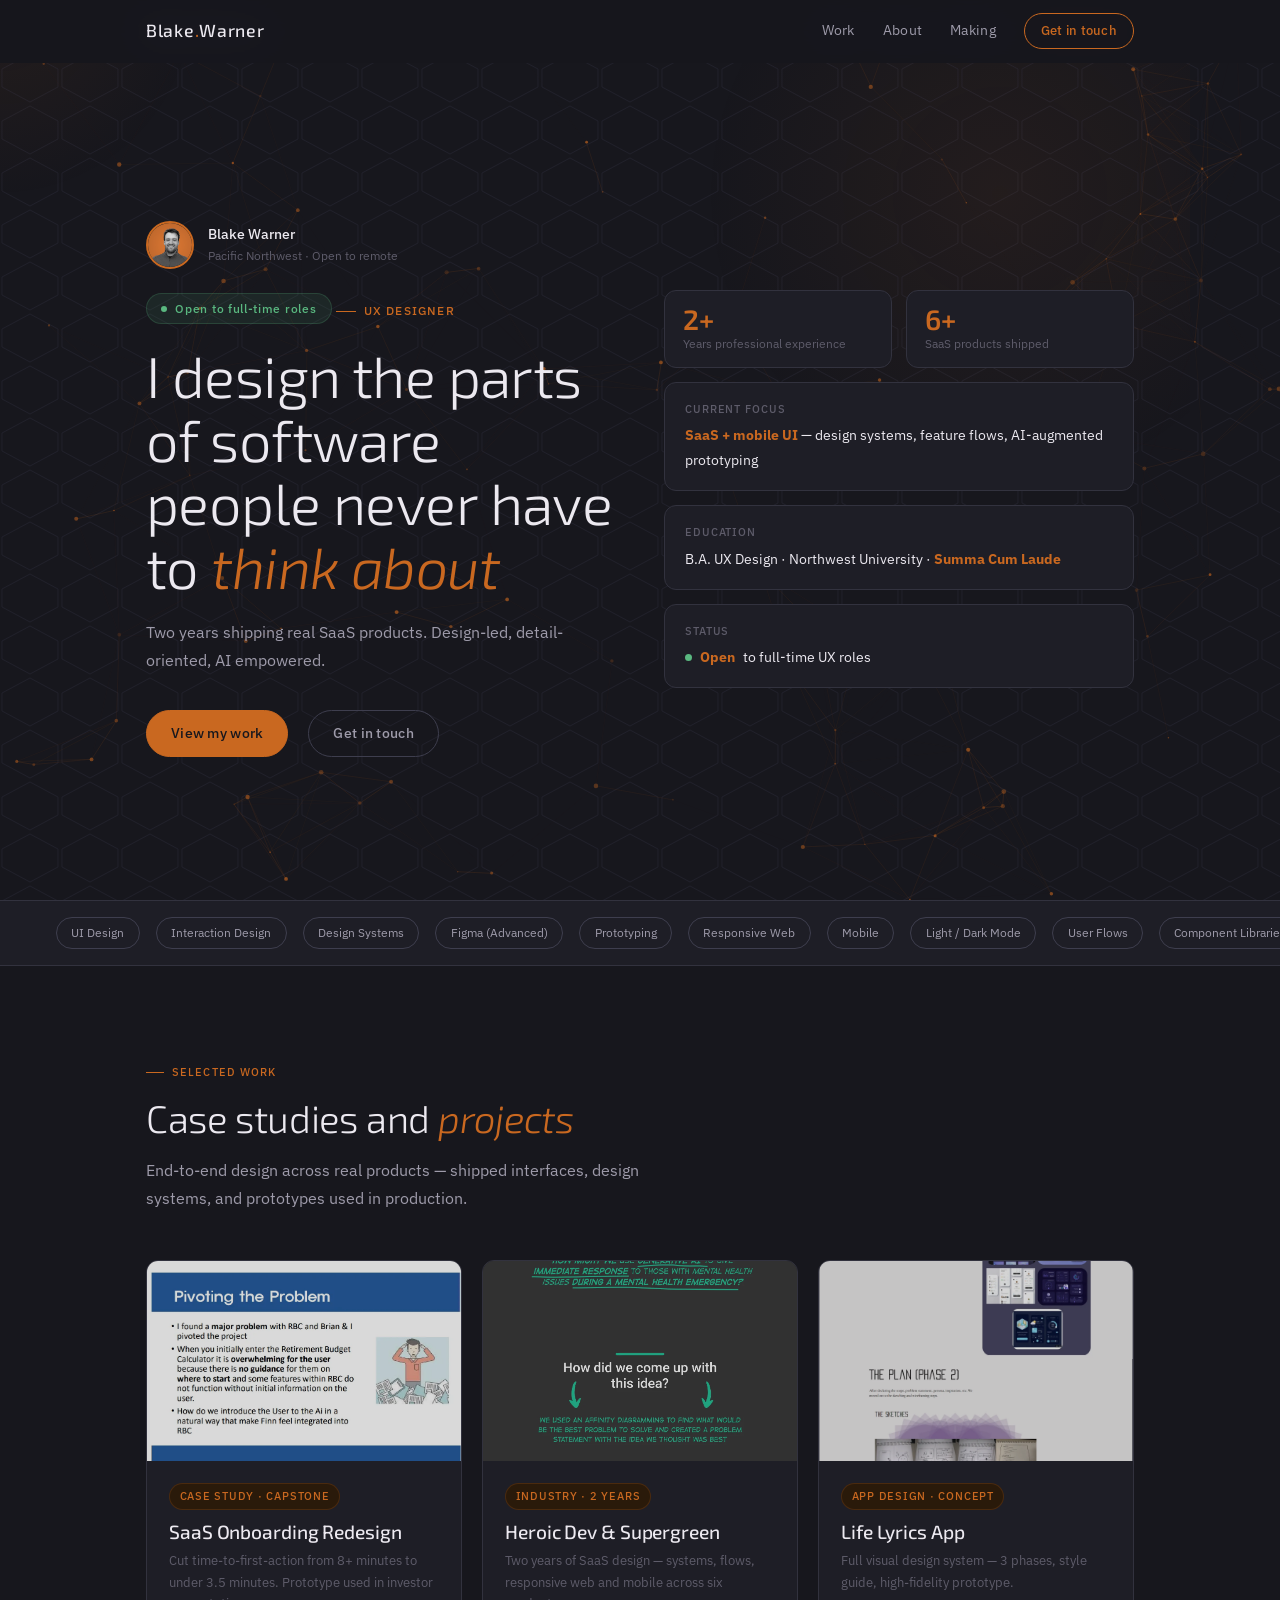
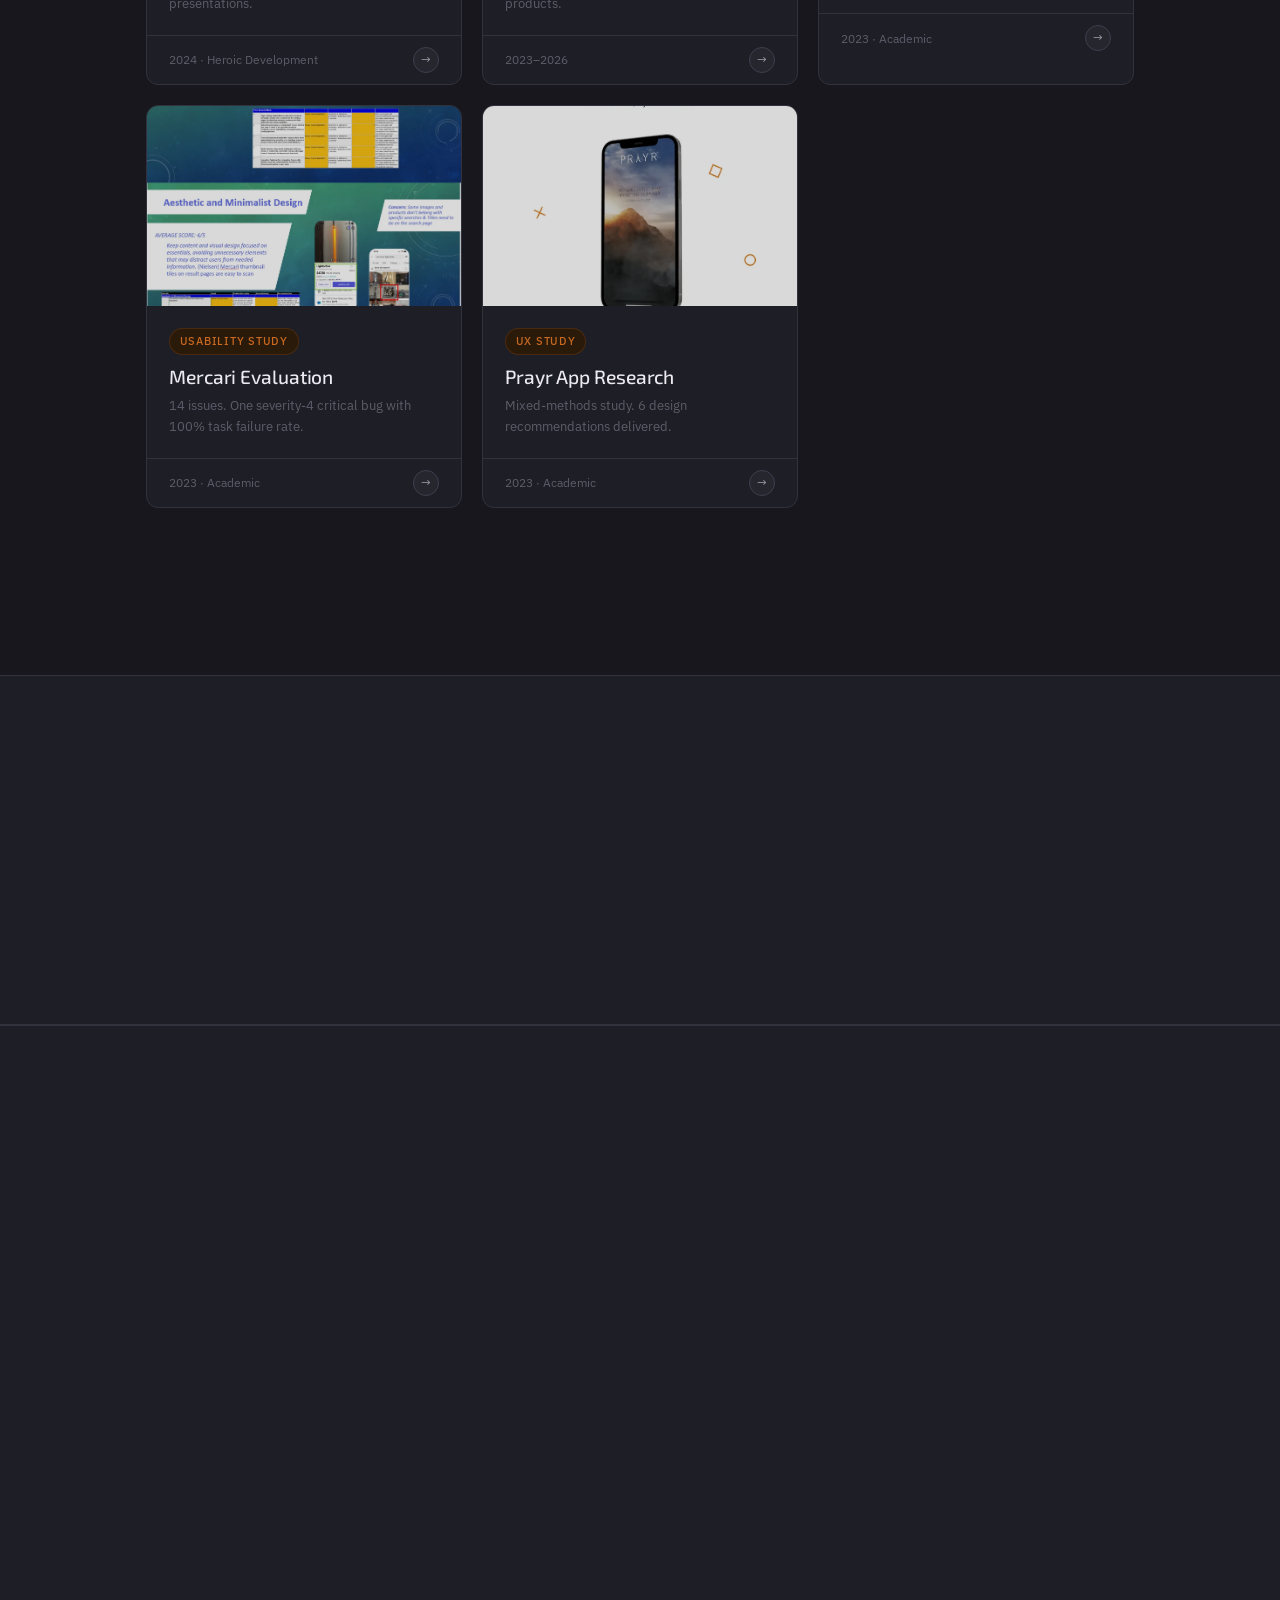
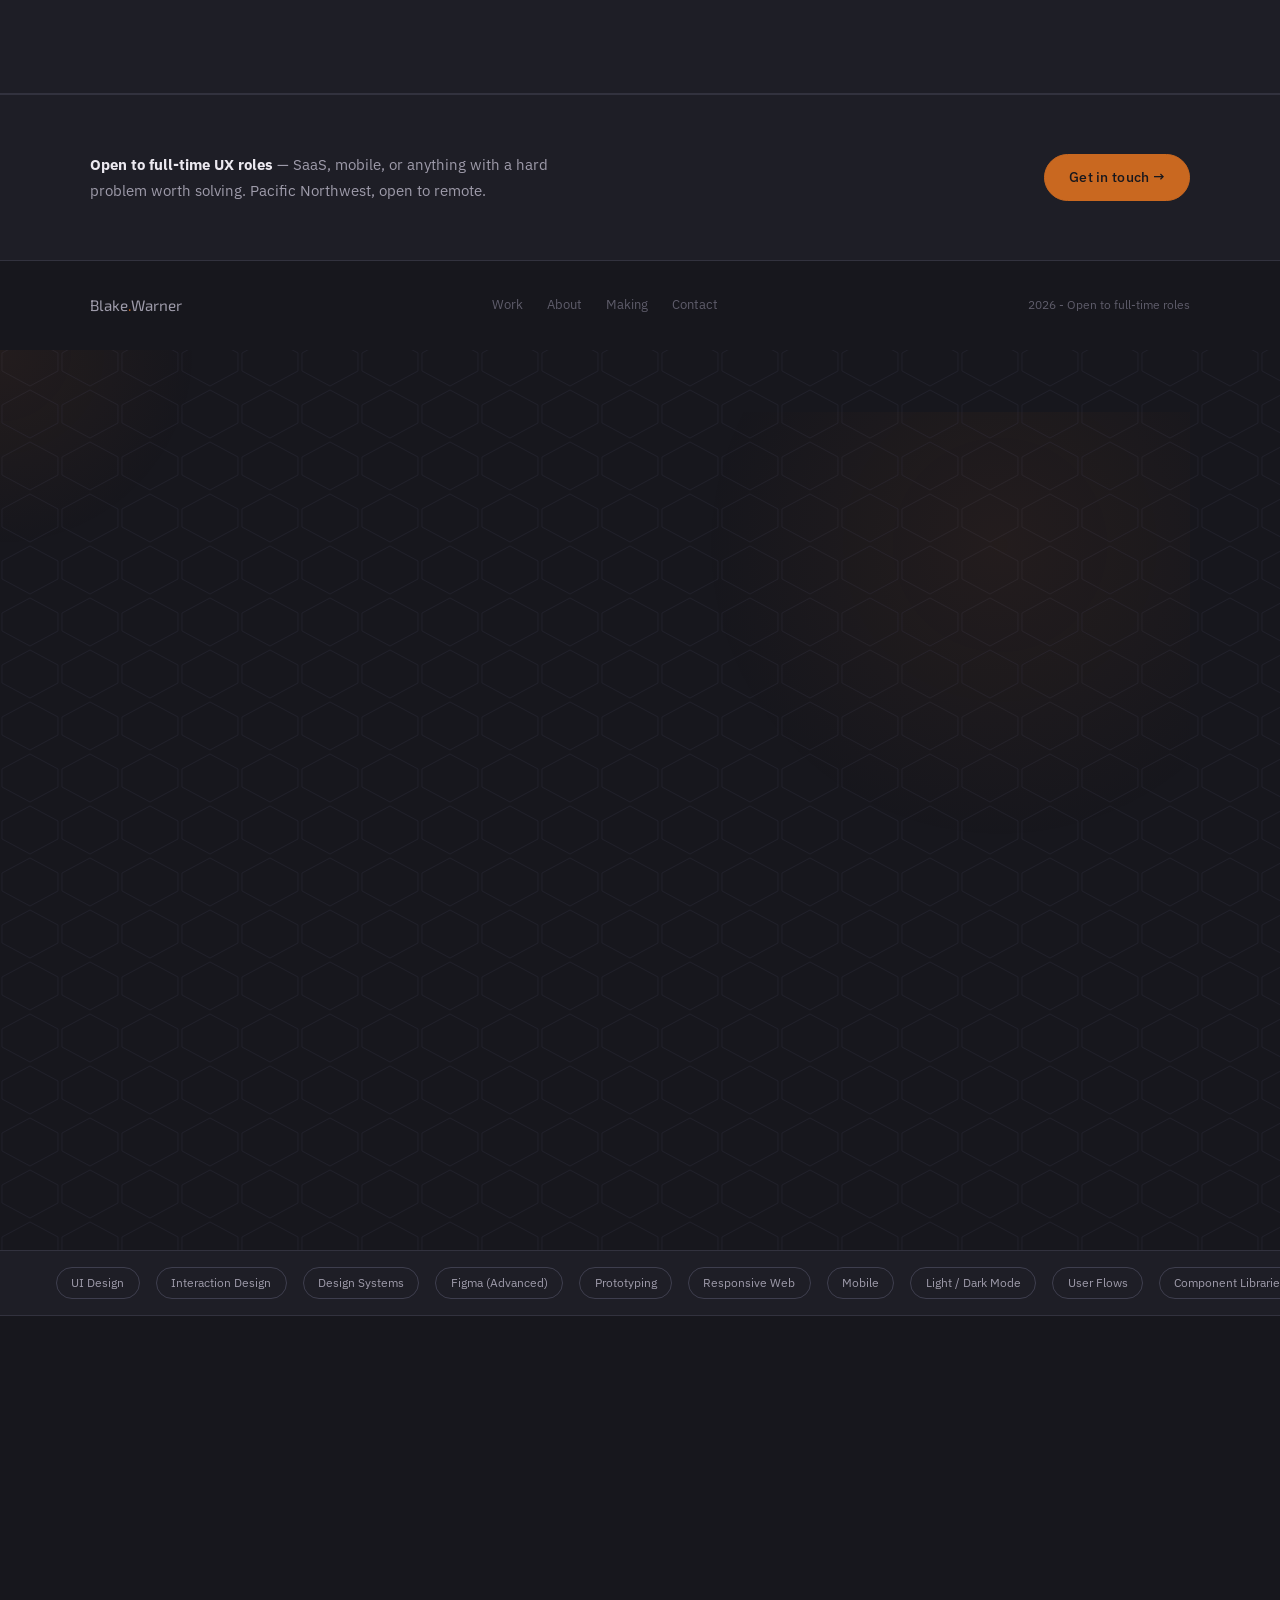
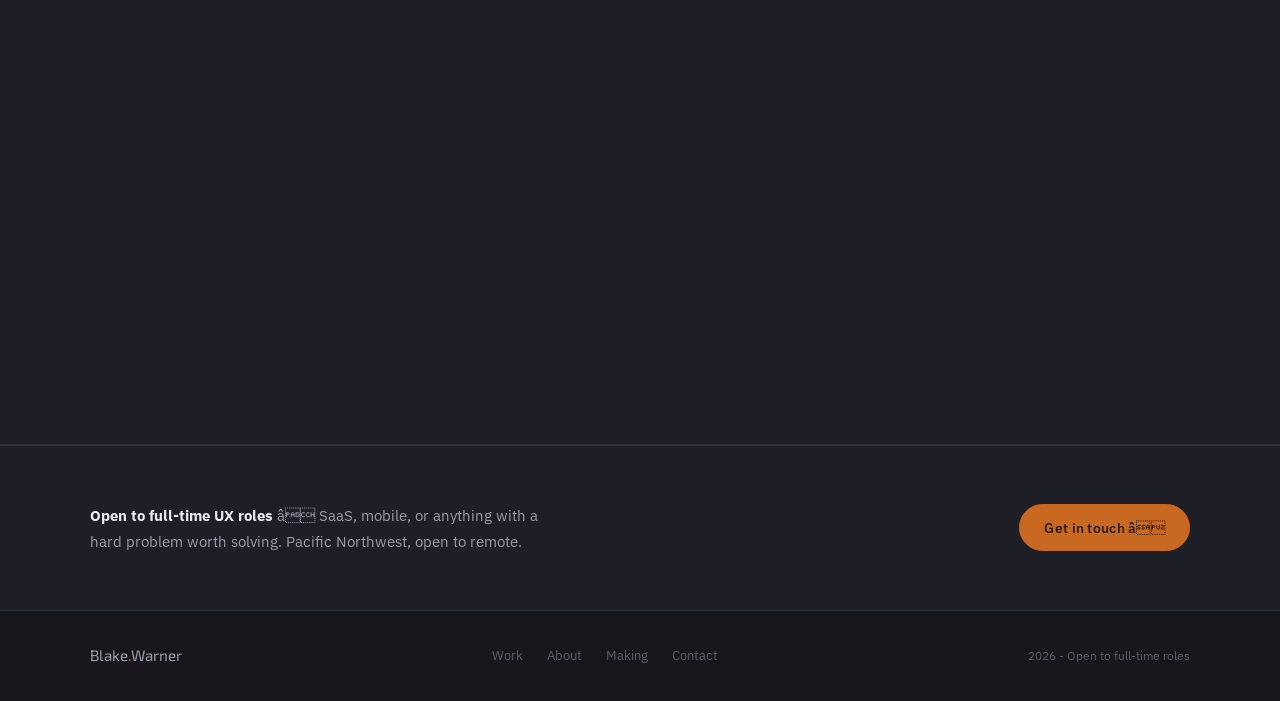
<file: index.html>
<!DOCTYPE html>
<html lang="en">
<head>
  <meta charset="UTF-8">
  <meta name="viewport" content="width=device-width, initial-scale=1.0">
  <title>Blake Warner - UX Designer</title>
  <meta name="description" content="UX Designer specializing in SaaS, mobile, and AI-augmented design. Pacific Northwest.">
  <meta property="og:title" content="Blake Warner — UX Designer" />
  <meta property="og:description" content="2+ years shipping real SaaS products. Design-led, detail-oriented, AI-empowered. Open to full-time UX roles." />
  <meta property="og:image" content="https://bleckocodes.github.io/blake-warner-portfolio/ProfilePictureProject2.png" />
  <meta property="og:url" content="https://bleckocodes.github.io/blake-warner-portfolio/" />
  <meta property="og:type" content="website" />
  <meta name="twitter:card" content="summary_large_image" />
  <link rel="stylesheet" href="css/style.css">
  <style>
    /* ── Canvas + cursor orb ── */
    #hero-canvas { position:fixed; top:0; left:0; width:100vw; height:100vh; pointer-events:none; z-index:0; opacity:1; }
    .cursor-orb { position:fixed; width:400px; height:400px; border-radius:50%; background:radial-gradient(circle,rgba(201,104,32,.07) 0%,transparent 70%); pointer-events:none; z-index:0; transform:translate(-50%,-50%); transition:left .12s ease,top .12s ease; }
    .hero { position:relative; overflow:hidden; }
    .hero > * { position:relative; z-index:1; }

    /* ── Hero rework ── */
    .hero-available { display:inline-flex; align-items:center; gap:.5rem; font-size:.72rem; font-weight:500; letter-spacing:.06em; color:#5ab880; background:rgba(90,184,128,.1); border:1px solid rgba(90,184,128,.2); border-radius:100px; padding:.3rem .9rem; margin-bottom:1.25rem; }
    .hero-available::before { content:''; width:6px; height:6px; border-radius:50%; background:#5ab880; animation:pulse 2s ease-in-out infinite; }
    .hero-headline { overflow:hidden; }
    .headline-word { display:inline-block; opacity:0; transform:translateY(100%); transition:opacity .6s ease, transform .6s ease; }
    .headline-word.visible { opacity:1; transform:translateY(0); }

    /* ── Stats count-up ── */
    .stat-n { font-family:var(--serif); font-size:1.75rem; font-weight:600; color:var(--orange); line-height:1; margin-bottom:.15rem; }

    /* ── Skills strip ── */
    .skills-strip { background:var(--bg2); border-top:1px solid var(--line); border-bottom:1px solid var(--line); padding:1rem var(--pad); overflow:hidden; position:relative; }
    .skills-track { display:flex; gap:1rem; animation:scroll-left 30s linear infinite; width:max-content; }
    .skills-track:hover { animation-play-state:paused; }
    @keyframes scroll-left { from { transform:translateX(0); } to { transform:translateX(-50%); } }
    .strip-skill { font-size:.75rem; color:var(--txt2); padding:.3rem .9rem; border:1px solid var(--line2); border-radius:100px; white-space:nowrap; transition:border-color .2s,color .2s; flex-shrink:0; }
    .strip-skill:hover { border-color:var(--orange); color:var(--orange); }

    /* ── Featured work grid ── */
    .featured-grid { display:grid; grid-template-columns:repeat(3,1fr); gap:1.25rem; margin-top:3rem; }
    @media(max-width:860px) { .featured-grid { grid-template-columns:1fr 1fr; } }
    @media(max-width:560px) { .featured-grid { grid-template-columns:1fr; } }
    .featured-grid .thumb { height:200px !important; }
    

    /* ── Making section ── */
    .making-strip { background:var(--bg2); border-top:1px solid var(--line); border-bottom:1px solid var(--line); }
    .making-strip-inner { max-width:var(--max); margin:0 auto; padding:4rem var(--pad); display:grid; grid-template-columns:1fr 1.4fr; gap:4rem; align-items:center; }
    .making-imgs { display:grid; grid-template-columns:1fr 1fr; gap:.875rem; }
    .making-img-item { border-radius:var(--r-lg); overflow:hidden; border:1px solid var(--line); aspect-ratio:1; }
    .making-img-item img { width:100%; height:100%; object-fit:cover; transition:transform .5s ease; }
    .making-img-item:hover img { transform:scale(1.06); }
    @media(max-width:760px) { .making-strip-inner { grid-template-columns:1fr; } }

    /* ── Process steps ── */
    .process-row { display:grid; grid-template-columns:repeat(4,1fr); gap:1rem; margin-top:2.5rem; }
    .process-item { padding:1.5rem 1rem; background:var(--bg2); border:1px solid var(--line); border-radius:var(--r-lg); text-align:center; transition:border-color .25s,transform .25s; }
    .process-item:hover { border-color:var(--orange); transform:translateY(-3px); }
    .process-num { font-family:var(--serif); font-size:1.6rem; font-weight:600; color:var(--orange); display:block; margin-bottom:.4rem; }
    .process-label { font-size:.78rem; color:var(--txt2); line-height:1.5; }
    @media(max-width:640px) { .process-row { grid-template-columns:repeat(2,1fr); } }

    /* ── Hero profile ── */
    .hero-profile { display:flex; align-items:center; gap:.875rem; margin-bottom:1.5rem; }
    .hero-avatar { width:48px; height:48px; border-radius:50%; object-fit:cover; border:2px solid var(--orange); flex-shrink:0; }
    .hero-name-block .hero-name { font-size:.85rem; font-weight:500; color:var(--txt); }
    .hero-name-block .hero-loc { font-size:.75rem; color:var(--txt3); }

    /* ── Entrance animations ── */
    .anim-in { opacity:0; transform:translateY(20px); }
    .anim-in.done { opacity:1; transform:none; transition:opacity .7s ease, transform .7s ease; }

    /* ── Glitch on hover ── */
    .glitch-target { position:relative; display:inline-block; }
    .glitch-target::before,.glitch-target::after { content:attr(data-text); position:absolute; top:0; left:0; width:100%; height:100%; opacity:0; }
    
    
    
    
  
    /* ── Solid bg on all sections below hero — canvas only shows through hero ── */
    .skills-strip,
    .section,
    .making-strip,
    .teaser,
    .footer {
      position: relative;
      z-index: 1;
      background-color: var(--bg);
    }
    .skills-strip,
    .making-strip {
      background-color: var(--bg2);
    }
    .teaser {
      background-color: var(--bg2);
    }
</style>
</head>
<body>
<div class="cursor-orb" id="cursor-orb"></div>
<nav class="nav">
  <div class="nav-inner">
    <a href="index.html" class="nav-logo">Blake<span>.</span>Warner</a>
    <button class="nav-toggle" aria-label="Toggle menu"><span></span><span></span><span></span></button>
    <div class="nav-links">
      <a href="work.html">Work</a>
      <a href="about.html">About</a>
      <a href="making.html">Making</a>
      <a href="contact.html" class="nav-cta">Get in touch</a>
    </div>
  </div>
</nav>
<main class="page">

  <!-- Hero -->
  <section class="hero">
    <canvas id="hero-canvas"></canvas>
    <div class="hero-content">
      <div class="hero-profile anim-in">
        <img src="ProfilePictureProject2.png" alt="Blake Warner" class="hero-avatar">
        <div class="hero-name-block">
          <div class="hero-name">Blake Warner</div>
          <div class="hero-loc">Pacific Northwest · Open to remote</div>
        </div>
      </div>
      <div class="hero-available anim-in">Open to full-time roles</div>
      <p class="hero-eyebrow anim-in">UX Designer</p>
      <h1 class="hero-headline anim-in">
        <span class="glitch-target" data-text="I design the parts of software">I design the parts of software</span><br>
        people never have to <em>think about</em>
      </h1>
      <p class="hero-sub anim-in">Two years shipping real SaaS products. Design-led, detail-oriented, AI empowered.</p>
      <div class="hero-actions anim-in">
        <a href="work.html" class="btn btn-primary">View my work</a>
        <a href="contact.html" class="btn btn-ghost">Get in touch</a>
      </div>
    </div>
    <div class="hero-cards">
      <div class="stat-row">
        <div class="stat anim-in"><div class="stat-n" data-count="2" data-suffix="+">2+</div><div class="stat-l">Years professional experience</div></div>
        <div class="stat anim-in"><div class="stat-n" data-count="6" data-suffix="+">6+</div><div class="stat-l">SaaS products shipped</div></div>
      </div>
      <div class="hcard anim-in">
        <div class="hcard-label">Current focus</div>
        <div class="hcard-val"><strong>SaaS + mobile UI</strong> — design systems, feature flows, AI-augmented prototyping</div>
      </div>
      <div class="hcard anim-in">
        <div class="hcard-label">Education</div>
        <div class="hcard-val">B.A. UX Design · Northwest University · <strong>Summa Cum Laude</strong></div>
      </div>
      <div class="hcard anim-in">
        <div class="hcard-label">Status</div>
        <div class="hcard-val" style="display:flex;align-items:center;gap:.5rem;"><span style="width:7px;height:7px;border-radius:50%;background:#5ab880;animation:pulse 2s ease-in-out infinite;flex-shrink:0;"></span><strong>Open</strong> to full-time UX roles</div>
      </div>
    </div>
  </section>

  <!-- Scrolling skills strip -->
  <div class="skills-strip">
    <div class="skills-track">
      <span class="strip-skill">UI Design</span><span class="strip-skill">Interaction Design</span><span class="strip-skill">Design Systems</span><span class="strip-skill">Figma (Advanced)</span><span class="strip-skill">Prototyping</span><span class="strip-skill">Responsive Web</span><span class="strip-skill">Mobile</span><span class="strip-skill">Light / Dark Mode</span><span class="strip-skill">User Flows</span><span class="strip-skill">Component Libraries</span><span class="strip-skill">Claude / AI Prompting</span><span class="strip-skill">Cursor</span><span class="strip-skill">Blender 3D</span><span class="strip-skill">Information Architecture</span><span class="strip-skill">UI Design</span><span class="strip-skill">Interaction Design</span><span class="strip-skill">Design Systems</span><span class="strip-skill">Figma (Advanced)</span><span class="strip-skill">Prototyping</span><span class="strip-skill">Responsive Web</span><span class="strip-skill">Mobile</span><span class="strip-skill">Light / Dark Mode</span><span class="strip-skill">User Flows</span><span class="strip-skill">Component Libraries</span><span class="strip-skill">Claude / AI Prompting</span><span class="strip-skill">Cursor</span><span class="strip-skill">Blender 3D</span><span class="strip-skill">Information Architecture</span>
    </div>
  </div>

  <!-- Selected work -->
  <div style="background:var(--bg);position:relative;z-index:1;">
  <section class="section">
    <p class="s-tag reveal">Selected work</p>
    <h2 class="s-title reveal d1">Case studies and <em>projects</em></h2>
    <p class="s-intro reveal d2">End-to-end design across real products — shipped interfaces, design systems, and prototypes used in production.</p>
    <div class="featured-grid">
      <a href="case-onboarding.html" class="card reveal">
        <div class="thumb"><img src="webp-Portfolio-images/budget-consulting-ux-case-study_compressed.webp" alt="SaaS Onboarding Redesign" loading="lazy"></div>
        <div class="card-body">
          <span class="card-tag">Case Study · Capstone</span>
          <h3 class="card-title">SaaS Onboarding Redesign</h3>
          <p class="card-desc">Cut time-to-first-action from 8+ minutes to under 3.5 minutes. Prototype used in investor presentations.</p>
        </div>
        <div class="card-footer"><span class="card-year">2024 · Heroic Development</span><div class="card-arrow">→</div></div>
      </a>
      <a href="professional.html" class="card reveal d1">
          <div class="thumb"><img src="webp-Portfolio-images/ux-case-study-dark-theme_compressed.webp" alt="Professional industry work" loading="lazy"></div>
          <div class="card-body">
            <span class="card-tag">Industry · 2 Years</span>
            <h3 class="card-title">Heroic Dev &amp; Supergreen</h3>
            <p class="card-desc">Two years of SaaS design — systems, flows, responsive web and mobile across six products.</p>
          </div>
          <div class="card-footer"><span class="card-year">2023–2026</span><div class="card-arrow">→</div></div>
      </a>
      <a href="case-gamification.html" class="card reveal d2">
          <div class="thumb"><img src="webp-Portfolio-images/life-lyrics-app-case-study_compressed.webp" alt="Life Lyrics App" loading="lazy"></div>
          <div class="card-body">
            <span class="card-tag">App Design · Concept</span>
            <h3 class="card-title">Life Lyrics App</h3>
            <p class="card-desc">Full visual design system — 3 phases, style guide, high-fidelity prototype.</p>
          </div>
          <div class="card-footer"><span class="card-year">2023 · Academic</span><div class="card-arrow">→</div></div>
      </a>
      <a href="case-mercari.html" class="card reveal d1">
          <div class="thumb"><img src="webp-Portfolio-images/notables-app-case-study_compressed.webp" alt="Mercari Usability" loading="lazy"></div>
          <div class="card-body">
            <span class="card-tag">Usability Study</span>
            <h3 class="card-title">Mercari Evaluation</h3>
            <p class="card-desc">14 issues. One severity-4 critical bug with 100% task failure rate.</p>
          </div>
          <div class="card-footer"><span class="card-year">2023 · Academic</span><div class="card-arrow">→</div></div>
      </a>
      <a href="case-prayr.html" class="card reveal d2">
          <div class="thumb"><img src="webp-Portfolio-images/prayr-app-ux-research-cover_compressed.webp" alt="Prayr App" loading="lazy"></div>
          <div class="card-body">
            <span class="card-tag">UX Study</span>
            <h3 class="card-title">Prayr App Research</h3>
            <p class="card-desc">Mixed-methods study. 6 design recommendations delivered.</p>
          </div>
          <div class="card-footer"><span class="card-year">2023 · Academic</span><div class="card-arrow">→</div></div>
      </a>
    </div>
    <div style="text-align:center;margin-top:2rem;">
      <a href="work.html" class="btn btn-ghost reveal">View all work →</a>
    </div>
  </section>

  </div>
  <!-- How I work -->
  <div class="skills-strip" style="padding:3rem var(--pad);">
    <div style="max-width:var(--max);margin:0 auto;">
      <p class="s-tag reveal">Process</p>
      <h2 class="s-title reveal d1" style="font-size:clamp(1.4rem,2.2vw,2rem);margin-bottom:0;">How I <em>work</em></h2>
      <div class="process-row">
        <div class="process-item reveal"><span class="process-num">01</span><div class="process-label">Map the problem space before opening any design tool</div></div>
        <div class="process-item reveal d1"><span class="process-num">02</span><div class="process-label">Design flows, IA, user journeys, and edge cases</div></div>
        <div class="process-item reveal d2"><span class="process-num">03</span><div class="process-label">Build high-fidelity UI with component-level precision</div></div>
        <div class="process-item reveal d3"><span class="process-num">04</span><div class="process-label">Collaborate with devs to ship the design intact</div></div>
      </div>
    </div>
  </div>

  <!-- Making -->
  <div class="making-strip">
    <div class="making-strip-inner">
      <div>
        <p class="s-tag reveal">Beyond the screen</p>
        <h2 class="s-title reveal d1" style="font-size:clamp(1.6rem,2.5vw,2.2rem);">I build things in <em>the real world too</em></h2>
        <p style="font-size:.9625rem;color:var(--txt2);line-height:1.8;margin:1rem 0 1.75rem;" class="reveal d2">Mandalorian armor modeled in Blender and worn at ECCC 2025. Screen-accurate blasters. A Rodian prosthetic that placed at the Boeing Museum cosplay contest. Stickers cut on a Silhouette Cameo. The same precision that goes into a component library goes into a painted miniature.</p>
        <a href="making.html" class="btn btn-ghost reveal d3">See what I make →</a>
      </div>
      <div class="making-imgs reveal d2">
        <div class="making-img-item"><img src="webp-Portfolio-images/cosplay-armor-city-street-portrait_compressed.webp" alt="Mandalorian armor"></div>
        <div class="making-img-item"><img src="webp-Portfolio-images/greedo-alien-costume-outdoors_compressed.webp" alt="Rodian cosplay"></div>
        <div class="making-img-item"><img src="webp-Portfolio-images/mandalorian-helmet-sticker-illustration_compressed.webp" alt="Sticker design"></div>
        <div class="making-img-item"><img src="webp-Portfolio-images/cosplay-jetpack-seattle-street_compressed.webp" alt="Jetpack prop"></div>
      </div>
    </div>
  </div>

  <!-- CTA -->
  <div class="teaser">
    <div class="teaser-inner">
      <p><strong>Open to full-time UX roles</strong> — SaaS, mobile, or anything with a hard problem worth solving. Pacific Northwest, open to remote.</p>
      <a href="contact.html" class="btn btn-primary">Get in touch →</a>
    </div>
  </div>

</main>
<footer class="footer">
  <div class="footer-inner">
    <span class="footer-brand">Blake<span>.</span>Warner</span>
    <div class="footer-links">
      <a href="work.html">Work</a>
      <a href="about.html">About</a>
      <a href="making.html">Making</a>
      <a href="contact.html">Contact</a>
    </div>
    <span class="footer-copy">2026 - Open to full-time roles</span>
  </div>
</footer>
<script src="js/main.js"></script>
<script>
/* ── Cursor orb ── */
const orb = document.getElementById('cursor-orb');
document.addEventListener('mousemove', e => {
  orb.style.left = e.clientX + 'px';
  orb.style.top = e.clientY + 'px';
});

/* ── Canvas particle network — full viewport ── */
(function() {
  const canvas = document.getElementById('hero-canvas');
  if (!canvas) return;
  const ctx = canvas.getContext('2d');
  let W, H, particles = [], mouse = { x: -9999, y: -9999 };
  const ORANGE = 'rgba(201,104,32,';
  const COUNT = 110;
  const MAX_DIST = 150;
  const MOUSE_DIST = 180;

  function resize() {
    W = canvas.width = window.innerWidth;
    H = canvas.height = window.innerHeight;
    // Re-scatter particles on resize
    particles.forEach(p => p.scatter());
  }

  function Particle() { this.scatter(); }

  Particle.prototype.scatter = function() {
    // Spawn anywhere on screen with slow random drift in any direction
    this.x = Math.random() * W;
    this.y = Math.random() * H;
    const angle = Math.random() * Math.PI * 2;
    const speed = Math.random() * 0.35 + 0.08;
    this.vx = Math.cos(angle) * speed;
    this.vy = Math.sin(angle) * speed;
    this.size = Math.random() * 1.8 + 0.6;
    this.alpha = Math.random() * 0.5 + 0.15;
    this.life = Math.random() * 400; // stagger start times
    this.maxLife = Math.random() * 500 + 300;
    this.baseVx = this.vx;
    this.baseVy = this.vy;
  };

  Particle.prototype.update = function() {
    // Mouse repulsion
    const dx = this.x - mouse.x;
    const dy = this.y - mouse.y;
    const d = Math.sqrt(dx * dx + dy * dy);
    if (d < MOUSE_DIST && d > 0) {
      const force = (MOUSE_DIST - d) / MOUSE_DIST;
      this.vx = this.baseVx + (dx / d) * force * 2;
      this.vy = this.baseVy + (dy / d) * force * 2;
    } else {
      this.vx += (this.baseVx - this.vx) * 0.04;
      this.vy += (this.baseVy - this.vy) * 0.04;
    }
    this.x += this.vx;
    this.y += this.vy;
    this.life++;

    // Wrap around edges instead of dying — keeps particles spread everywhere
    if (this.x < -20) this.x = W + 20;
    if (this.x > W + 20) this.x = -20;
    if (this.y < -20) this.y = H + 20;
    if (this.y > H + 20) this.y = -20;

    // Occasionally re-randomize direction for organic feel
    if (this.life > this.maxLife) {
      const angle = Math.random() * Math.PI * 2;
      const speed = Math.random() * 0.35 + 0.08;
      this.baseVx = Math.cos(angle) * speed;
      this.baseVy = Math.sin(angle) * speed;
      this.life = 0;
      this.maxLife = Math.random() * 500 + 300;
    }
  };

  Particle.prototype.draw = function() {
    ctx.beginPath();
    ctx.arc(this.x, this.y, this.size, 0, Math.PI * 2);
    ctx.fillStyle = ORANGE + this.alpha + ')';
    ctx.fill();
  };

  for (let i = 0; i < COUNT; i++) particles.push(new Particle());

  resize();
  window.addEventListener('resize', resize);
  document.addEventListener('mousemove', e => { mouse.x = e.clientX; mouse.y = e.clientY; });

  function loop() {
    ctx.clearRect(0, 0, W, H);

    // Draw connections between nearby particles
    for (let i = 0; i < COUNT; i++) {
      for (let j = i + 1; j < COUNT; j++) {
        const dx = particles[i].x - particles[j].x;
        const dy = particles[i].y - particles[j].y;
        const dist = Math.sqrt(dx * dx + dy * dy);
        if (dist < MAX_DIST) {
          const op = 0.22 * (1 - dist / MAX_DIST);
          ctx.beginPath();
          ctx.moveTo(particles[i].x, particles[i].y);
          ctx.lineTo(particles[j].x, particles[j].y);
          ctx.strokeStyle = ORANGE + op + ')';
          ctx.lineWidth = 0.7;
          ctx.stroke();
        }
      }
      particles[i].update();
      particles[i].draw();
    }

    // Mouse node — glowing dot + lines to nearby particles
    if (mouse.x > 0 && mouse.x < W) {
      for (let i = 0; i < COUNT; i++) {
        const dx = particles[i].x - mouse.x;
        const dy = particles[i].y - mouse.y;
        const dist = Math.sqrt(dx * dx + dy * dy);
        if (dist < MOUSE_DIST) {
          const op = 0.4 * (1 - dist / MOUSE_DIST);
          ctx.beginPath();
          ctx.moveTo(particles[i].x, particles[i].y);
          ctx.lineTo(mouse.x, mouse.y);
          ctx.strokeStyle = ORANGE + op + ')';
          ctx.lineWidth = 0.6;
          ctx.stroke();
        }
      }
      ctx.beginPath();
      ctx.arc(mouse.x, mouse.y, 3, 0, Math.PI * 2);
      ctx.fillStyle = ORANGE + '0.6)';
      ctx.fill();
    }

    requestAnimationFrame(loop);
  }
  loop();
})();

/* ── Staggered hero entrance ── */
(function() {
  const els = document.querySelectorAll('.anim-in');
  els.forEach((el, i) => {
    setTimeout(() => el.classList.add('done'), 100 + i * 120);
  });
})();

/* ── Count-up stats ── */
(function() {
  const stats = document.querySelectorAll('[data-count]');
  const observer = new IntersectionObserver(entries => {
    entries.forEach(entry => {
      if (!entry.isIntersecting) return;
      const el = entry.target;
      const target = parseInt(el.dataset.count);
      const suffix = el.dataset.suffix || '';
      let start = 0;
      const duration = 1200;
      const startTime = performance.now();
      function tick(now) {
        const elapsed = now - startTime;
        const progress = Math.min(elapsed / duration, 1);
        const eased = 1 - Math.pow(1 - progress, 3);
        const val = Math.round(eased * target);
        el.textContent = val + suffix;
        if (progress < 1) requestAnimationFrame(tick);
      }
      requestAnimationFrame(tick);
      observer.unobserve(el);
    });
  }, { threshold: 0.5 });
  stats.forEach(s => observer.observe(s));
})();

/* ── Reveal on scroll (supplement existing main.js) ── */
(function() {
  const reveals = document.querySelectorAll('.reveal');
  const obs = new IntersectionObserver(entries => {
    entries.forEach(e => { if (e.isIntersecting) { e.target.classList.add('visible'); obs.unobserve(e.target); } });
  }, { threshold: 0.1 });
  reveals.forEach(r => obs.observe(r));
})();
</script>
<style>@keyframes pulse{0%,100%{opacity:1}50%{opacity:.35}}</style>
</body>
</html>
<!DOCTYPE html>
<html lang="en">
<head>
  <meta charset="UTF-8">
  <meta name="viewport" content="width=device-width, initial-scale=1.0">
  <title>Blake Warner - UX Designer</title>
  <meta name="description" content="UX Designer specializing in SaaS, mobile, and AI-augmented design. Pacific Northwest.">
  <meta property="og:title" content="Blake Warner — UX Designer" />
  <meta property="og:description" content="2+ years shipping real SaaS products. Design-led, detail-oriented, AI-empowered. Open to full-time UX roles." />
  <meta property="og:image" content="https://bleckocodes.github.io/blake-warner-portfolio/ProfilePictureProject2.png" />
  <meta property="og:url" content="https://bleckocodes.github.io/blake-warner-portfolio/" />
  <meta property="og:type" content="website" />
  <meta name="twitter:card" content="summary_large_image" />
  <link rel="stylesheet" href="css/style.css">
  <style>
    /* ââ Canvas + cursor orb ââ */
    #hero-canvas { position:fixed; top:0; left:0; width:100vw; height:100vh; pointer-events:none; z-index:0; opacity:1; }
    .cursor-orb { position:fixed; width:400px; height:400px; border-radius:50%; background:radial-gradient(circle,rgba(201,104,32,.07) 0%,transparent 70%); pointer-events:none; z-index:0; transform:translate(-50%,-50%); transition:left .12s ease,top .12s ease; }
    .hero { position:relative; overflow:hidden; }
    .hero > * { position:relative; z-index:1; }

    /* ââ Hero rework ââ */
    .hero-available { display:inline-flex; align-items:center; gap:.5rem; font-size:.72rem; font-weight:500; letter-spacing:.06em; color:#5ab880; background:rgba(90,184,128,.1); border:1px solid rgba(90,184,128,.2); border-radius:100px; padding:.3rem .9rem; margin-bottom:1.25rem; }
    .hero-available::before { content:''; width:6px; height:6px; border-radius:50%; background:#5ab880; animation:pulse 2s ease-in-out infinite; }
    .hero-headline { overflow:hidden; }
    .headline-word { display:inline-block; opacity:0; transform:translateY(100%); transition:opacity .6s ease, transform .6s ease; }
    .headline-word.visible { opacity:1; transform:translateY(0); }

    /* ââ Stats count-up ââ */
    .stat-n { font-family:var(--serif); font-size:1.75rem; font-weight:600; color:var(--orange); line-height:1; margin-bottom:.15rem; }

    /* ââ Skills strip ââ */
    .skills-strip { background:var(--bg2); border-top:1px solid var(--line); border-bottom:1px solid var(--line); padding:1rem var(--pad); overflow:hidden; position:relative; }
    .skills-track { display:flex; gap:1rem; animation:scroll-left 30s linear infinite; width:max-content; }
    .skills-track:hover { animation-play-state:paused; }
    @keyframes scroll-left { from { transform:translateX(0); } to { transform:translateX(-50%); } }
    .strip-skill { font-size:.75rem; color:var(--txt2); padding:.3rem .9rem; border:1px solid var(--line2); border-radius:100px; white-space:nowrap; transition:border-color .2s,color .2s; flex-shrink:0; }
    .strip-skill:hover { border-color:var(--orange); color:var(--orange); }

    /* ââ Featured work grid ââ */
    .featured-grid { display:grid; grid-template-columns:repeat(3,1fr); gap:1.25rem; margin-top:3rem; }
    @media(max-width:860px) { .featured-grid { grid-template-columns:1fr 1fr; } }
    @media(max-width:560px) { .featured-grid { grid-template-columns:1fr; } }
    .featured-grid .thumb { height:200px !important; }
    

    /* ââ Making section ââ */
    .making-strip { background:var(--bg2); border-top:1px solid var(--line); border-bottom:1px solid var(--line); }
    .making-strip-inner { max-width:var(--max); margin:0 auto; padding:4rem var(--pad); display:grid; grid-template-columns:1fr 1.4fr; gap:4rem; align-items:center; }
    .making-imgs { display:grid; grid-template-columns:1fr 1fr; gap:.875rem; }
    .making-img-item { border-radius:var(--r-lg); overflow:hidden; border:1px solid var(--line); aspect-ratio:1; }
    .making-img-item img { width:100%; height:100%; object-fit:cover; transition:transform .5s ease; }
    .making-img-item:hover img { transform:scale(1.06); }
    @media(max-width:760px) { .making-strip-inner { grid-template-columns:1fr; } }

    /* ââ Process steps ââ */
    .process-row { display:grid; grid-template-columns:repeat(4,1fr); gap:1rem; margin-top:2.5rem; }
    .process-item { padding:1.5rem 1rem; background:var(--bg2); border:1px solid var(--line); border-radius:var(--r-lg); text-align:center; transition:border-color .25s,transform .25s; }
    .process-item:hover { border-color:var(--orange); transform:translateY(-3px); }
    .process-num { font-family:var(--serif); font-size:1.6rem; font-weight:600; color:var(--orange); display:block; margin-bottom:.4rem; }
    .process-label { font-size:.78rem; color:var(--txt2); line-height:1.5; }
    @media(max-width:640px) { .process-row { grid-template-columns:repeat(2,1fr); } }

    /* ââ Hero profile ââ */
    .hero-profile { display:flex; align-items:center; gap:.875rem; margin-bottom:1.5rem; }
    .hero-avatar { width:48px; height:48px; border-radius:50%; object-fit:cover; border:2px solid var(--orange); flex-shrink:0; }
    .hero-name-block .hero-name { font-size:.85rem; font-weight:500; color:var(--txt); }
    .hero-name-block .hero-loc { font-size:.75rem; color:var(--txt3); }

    /* ââ Entrance animations ââ */
    .anim-in { opacity:0; transform:translateY(20px); }
    .anim-in.done { opacity:1; transform:none; transition:opacity .7s ease, transform .7s ease; }

    /* ââ Glitch on hover ââ */
    .glitch-target { position:relative; display:inline-block; }
    .glitch-target::before,.glitch-target::after { content:attr(data-text); position:absolute; top:0; left:0; width:100%; height:100%; opacity:0; }
    .glitch-target:hover::before { opacity:.6; color:var(--orange); clip-path:polygon(0 30%,100% 30%,100% 50%,0 50%); transform:translateX(-3px); animation:glitch-1 .3s steps(2) 1; }
    .glitch-target:hover::after { opacity:.6; color:#7ab3d4; clip-path:polygon(0 60%,100% 60%,100% 75%,0 75%); transform:translateX(3px); animation:glitch-2 .3s steps(2) 1; }
    @keyframes glitch-1 { 0%,100%{transform:translateX(-3px)} 50%{transform:translateX(3px)} }
    @keyframes glitch-2 { 0%,100%{transform:translateX(3px)} 50%{transform:translateX(-3px)} }
  
    /* ââ Solid bg on all sections below hero â canvas only shows through hero ââ */
    .skills-strip,
    .section,
    .making-strip,
    .teaser,
    .footer {
      position: relative;
      z-index: 1;
      background-color: var(--bg);
    }
    .skills-strip,
    .making-strip {
      background-color: var(--bg2);
    }
    .teaser {
      background-color: var(--bg2);
    }
</style>
</head>
<body>
<div class="cursor-orb" id="cursor-orb"></div>
<nav class="nav">
  <div class="nav-inner">
    <a href="index.html" class="nav-logo">Blake<span>.</span>Warner</a>
    <button class="nav-toggle" aria-label="Toggle menu"><span></span><span></span><span></span></button>
    <div class="nav-links">
      <a href="work.html">Work</a>
      <a href="about.html">About</a>
      <a href="making.html">Making</a>
      <a href="contact.html" class="nav-cta">Get in touch</a>
    </div>
  </div>
</nav>
<main class="page">

  <!-- Hero -->
  <section class="hero">
    <canvas id="hero-canvas"></canvas>
    <div class="hero-content">
      <div class="hero-profile anim-in">
        <img src="ProfilePictureProject2.png" alt="Blake Warner" class="hero-avatar">
        <div class="hero-name-block">
          <div class="hero-name">Blake Warner</div>
          <div class="hero-loc">Pacific Northwest Â· Open to remote</div>
        </div>
      </div>
      <div class="hero-available anim-in">Open to full-time roles</div>
      <p class="hero-eyebrow anim-in">UX Designer</p>
      <h1 class="hero-headline anim-in">
        <span class="glitch-target" data-text="I design the parts of software">I design the parts of software</span><br>
        people never have to <em>think about</em>
      </h1>
      <p class="hero-sub anim-in">Two years shipping real SaaS products. Design-led, detail-oriented, AI empowered.</p>
      <div class="hero-actions anim-in">
        <a href="work.html" class="btn btn-primary">View my work</a>
        <a href="contact.html" class="btn btn-ghost">Get in touch</a>
      </div>
    </div>
    <div class="hero-cards">
      <div class="stat-row">
        <div class="stat anim-in"><div class="stat-n" data-count="2" data-suffix="+">2+</div><div class="stat-l">Years professional experience</div></div>
        <div class="stat anim-in"><div class="stat-n" data-count="6" data-suffix="+">6+</div><div class="stat-l">SaaS products shipped</div></div>
      </div>
      <div class="hcard anim-in">
        <div class="hcard-label">Current focus</div>
        <div class="hcard-val"><strong>SaaS + mobile UI</strong> â design systems, feature flows, AI-augmented prototyping</div>
      </div>
      <div class="hcard anim-in">
        <div class="hcard-label">Education</div>
        <div class="hcard-val">B.A. UX Design Â· Northwest University Â· <strong>Summa Cum Laude</strong></div>
      </div>
      <div class="hcard anim-in">
        <div class="hcard-label">Status</div>
        <div class="hcard-val" style="display:flex;align-items:center;gap:.5rem;"><span style="width:7px;height:7px;border-radius:50%;background:#5ab880;animation:pulse 2s ease-in-out infinite;flex-shrink:0;"></span><strong>Open</strong> to full-time UX roles</div>
      </div>
    </div>
  </section>

  <!-- Scrolling skills strip -->
  <div class="skills-strip">
    <div class="skills-track">
      <span class="strip-skill">UI Design</span><span class="strip-skill">Interaction Design</span><span class="strip-skill">Design Systems</span><span class="strip-skill">Figma (Advanced)</span><span class="strip-skill">Prototyping</span><span class="strip-skill">Responsive Web</span><span class="strip-skill">Mobile</span><span class="strip-skill">Light / Dark Mode</span><span class="strip-skill">User Flows</span><span class="strip-skill">Component Libraries</span><span class="strip-skill">Claude / AI Prompting</span><span class="strip-skill">Cursor</span><span class="strip-skill">Blender 3D</span><span class="strip-skill">Information Architecture</span><span class="strip-skill">UI Design</span><span class="strip-skill">Interaction Design</span><span class="strip-skill">Design Systems</span><span class="strip-skill">Figma (Advanced)</span><span class="strip-skill">Prototyping</span><span class="strip-skill">Responsive Web</span><span class="strip-skill">Mobile</span><span class="strip-skill">Light / Dark Mode</span><span class="strip-skill">User Flows</span><span class="strip-skill">Component Libraries</span><span class="strip-skill">Claude / AI Prompting</span><span class="strip-skill">Cursor</span><span class="strip-skill">Blender 3D</span><span class="strip-skill">Information Architecture</span>
    </div>
  </div>

  <!-- Selected work -->
  <div style="background:var(--bg);position:relative;z-index:1;">
  <section class="section">
    <p class="s-tag reveal">Selected work</p>
    <h2 class="s-title reveal d1">Case studies and <em>projects</em></h2>
    <p class="s-intro reveal d2">End-to-end design across real products â shipped interfaces, design systems, and prototypes used in production.</p>
    <div class="featured-grid">
      <a href="case-onboarding.html" class="card reveal">
        <div class="thumb"><img src="webp-Portfolio-images/budget-consulting-ux-case-study_compressed.webp" alt="SaaS Onboarding Redesign" loading="lazy"></div>
        <div class="card-body">
          <span class="card-tag">Case Study Â· Capstone</span>
          <h3 class="card-title">SaaS Onboarding Redesign</h3>
          <p class="card-desc">Cut time-to-first-action from 8+ minutes to under 3.5 minutes. Prototype used in investor presentations.</p>
        </div>
        <div class="card-footer"><span class="card-year">2024 Â· Heroic Development</span><div class="card-arrow">â</div></div>
      </a>
      <a href="professional.html" class="card reveal d1">
          <div class="thumb"><img src="webp-Portfolio-images/ux-case-study-dark-theme_compressed.webp" alt="Professional industry work" loading="lazy"></div>
          <div class="card-body">
            <span class="card-tag">Industry Â· 2 Years</span>
            <h3 class="card-title">Heroic Dev &amp; Supergreen</h3>
            <p class="card-desc">Two years of SaaS design â systems, flows, responsive web and mobile across six products.</p>
          </div>
          <div class="card-footer"><span class="card-year">2023â2026</span><div class="card-arrow">â</div></div>
      </a>
      <a href="case-gamification.html" class="card reveal d2">
          <div class="thumb"><img src="webp-Portfolio-images/life-lyrics-app-case-study_compressed.webp" alt="Life Lyrics App" loading="lazy"></div>
          <div class="card-body">
            <span class="card-tag">App Design Â· Concept</span>
            <h3 class="card-title">Life Lyrics App</h3>
            <p class="card-desc">Full visual design system â 3 phases, style guide, high-fidelity prototype.</p>
          </div>
          <div class="card-footer"><span class="card-year">2023 Â· Academic</span><div class="card-arrow">â</div></div>
      </a>
      <a href="case-mercari.html" class="card reveal d1">
          <div class="thumb"><img src="webp-Portfolio-images/notables-app-case-study_compressed.webp" alt="Mercari Usability" loading="lazy"></div>
          <div class="card-body">
            <span class="card-tag">Usability Study</span>
            <h3 class="card-title">Mercari Evaluation</h3>
            <p class="card-desc">14 issues. One severity-4 critical bug with 100% task failure rate.</p>
          </div>
          <div class="card-footer"><span class="card-year">2023 Â· Academic</span><div class="card-arrow">â</div></div>
      </a>
      <a href="case-prayr.html" class="card reveal d2">
          <div class="thumb"><img src="webp-Portfolio-images/prayr-app-ux-research-cover_compressed.webp" alt="Prayr App" loading="lazy"></div>
          <div class="card-body">
            <span class="card-tag">UX Study</span>
            <h3 class="card-title">Prayr App Research</h3>
            <p class="card-desc">Mixed-methods study. 6 design recommendations delivered.</p>
          </div>
          <div class="card-footer"><span class="card-year">2023 Â· Academic</span><div class="card-arrow">â</div></div>
      </a>
    </div>
    <div style="text-align:center;margin-top:2rem;">
      <a href="work.html" class="btn btn-ghost reveal">View all work â</a>
    </div>
  </section>

  </div>
  <!-- How I work -->
  <div class="skills-strip" style="padding:3rem var(--pad);">
    <div style="max-width:var(--max);margin:0 auto;">
      <p class="s-tag reveal">Process</p>
      <h2 class="s-title reveal d1" style="font-size:clamp(1.4rem,2.2vw,2rem);margin-bottom:0;">How I <em>work</em></h2>
      <div class="process-row">
        <div class="process-item reveal"><span class="process-num">01</span><div class="process-label">Map the problem space before opening any design tool</div></div>
        <div class="process-item reveal d1"><span class="process-num">02</span><div class="process-label">Design flows, IA, user journeys, and edge cases</div></div>
        <div class="process-item reveal d2"><span class="process-num">03</span><div class="process-label">Build high-fidelity UI with component-level precision</div></div>
        <div class="process-item reveal d3"><span class="process-num">04</span><div class="process-label">Collaborate with devs to ship the design intact</div></div>
      </div>
    </div>
  </div>

  <!-- Making -->
  <div class="making-strip">
    <div class="making-strip-inner">
      <div>
        <p class="s-tag reveal">Beyond the screen</p>
        <h2 class="s-title reveal d1" style="font-size:clamp(1.6rem,2.5vw,2.2rem);">I build things in <em>the real world too</em></h2>
        <p style="font-size:.9625rem;color:var(--txt2);line-height:1.8;margin:1rem 0 1.75rem;" class="reveal d2">Mandalorian armor modeled in Blender and worn at ECCC 2025. Screen-accurate blasters. A Rodian prosthetic that placed at the Boeing Museum cosplay contest. Stickers cut on a Silhouette Cameo. The same precision that goes into a component library goes into a painted miniature.</p>
        <a href="making.html" class="btn btn-ghost reveal d3">See what I make â</a>
      </div>
      <div class="making-imgs reveal d2">
        <div class="making-img-item"><img src="webp-Portfolio-images/cosplay-armor-city-street-portrait_compressed.webp" alt="Mandalorian armor"></div>
        <div class="making-img-item"><img src="webp-Portfolio-images/greedo-alien-costume-outdoors_compressed.webp" alt="Rodian cosplay"></div>
        <div class="making-img-item"><img src="webp-Portfolio-images/mandalorian-helmet-sticker-illustration_compressed.webp" alt="Sticker design"></div>
        <div class="making-img-item"><img src="webp-Portfolio-images/cosplay-jetpack-seattle-street_compressed.webp" alt="Jetpack prop"></div>
      </div>
    </div>
  </div>

  <!-- CTA -->
  <div class="teaser">
    <div class="teaser-inner">
      <p><strong>Open to full-time UX roles</strong> â SaaS, mobile, or anything with a hard problem worth solving. Pacific Northwest, open to remote.</p>
      <a href="contact.html" class="btn btn-primary">Get in touch â</a>
    </div>
  </div>

</main>
<footer class="footer">
  <div class="footer-inner">
    <span class="footer-brand">Blake<span>.</span>Warner</span>
    <div class="footer-links">
      <a href="work.html">Work</a>
      <a href="about.html">About</a>
      <a href="making.html">Making</a>
      <a href="contact.html">Contact</a>
    </div>
    <span class="footer-copy">2026 - Open to full-time roles</span>
  </div>
</footer>
<script src="js/main.js"></script>
<script>
/* ââ Cursor orb ââ */
const orb = document.getElementById('cursor-orb');
document.addEventListener('mousemove', e => {
  orb.style.left = e.clientX + 'px';
  orb.style.top = e.clientY + 'px';
});

/* ââ Canvas particle network â full viewport ââ */
(function() {
  const canvas = document.getElementById('hero-canvas');
  if (!canvas) return;
  const ctx = canvas.getContext('2d');
  let W, H, particles = [], mouse = { x: -9999, y: -9999 };
  const ORANGE = 'rgba(201,104,32,';
  const COUNT = 110;
  const MAX_DIST = 150;
  const MOUSE_DIST = 180;

  function resize() {
    W = canvas.width = window.innerWidth;
    H = canvas.height = window.innerHeight;
    // Re-scatter particles on resize
    particles.forEach(p => p.scatter());
  }

  function Particle() { this.scatter(); }

  Particle.prototype.scatter = function() {
    // Spawn anywhere on screen with slow random drift in any direction
    this.x = Math.random() * W;
    this.y = Math.random() * H;
    const angle = Math.random() * Math.PI * 2;
    const speed = Math.random() * 0.35 + 0.08;
    this.vx = Math.cos(angle) * speed;
    this.vy = Math.sin(angle) * speed;
    this.size = Math.random() * 1.8 + 0.6;
    this.alpha = Math.random() * 0.5 + 0.15;
    this.life = Math.random() * 400; // stagger start times
    this.maxLife = Math.random() * 500 + 300;
    this.baseVx = this.vx;
    this.baseVy = this.vy;
  };

  Particle.prototype.update = function() {
    // Mouse repulsion
    const dx = this.x - mouse.x;
    const dy = this.y - mouse.y;
    const d = Math.sqrt(dx * dx + dy * dy);
    if (d < MOUSE_DIST && d > 0) {
      const force = (MOUSE_DIST - d) / MOUSE_DIST;
      this.vx = this.baseVx + (dx / d) * force * 2;
      this.vy = this.baseVy + (dy / d) * force * 2;
    } else {
      this.vx += (this.baseVx - this.vx) * 0.04;
      this.vy += (this.baseVy - this.vy) * 0.04;
    }
    this.x += this.vx;
    this.y += this.vy;
    this.life++;

    // Wrap around edges instead of dying â keeps particles spread everywhere
    if (this.x < -20) this.x = W + 20;
    if (this.x > W + 20) this.x = -20;
    if (this.y < -20) this.y = H + 20;
    if (this.y > H + 20) this.y = -20;

    // Occasionally re-randomize direction for organic feel
    if (this.life > this.maxLife) {
      const angle = Math.random() * Math.PI * 2;
      const speed = Math.random() * 0.35 + 0.08;
      this.baseVx = Math.cos(angle) * speed;
      this.baseVy = Math.sin(angle) * speed;
      this.life = 0;
      this.maxLife = Math.random() * 500 + 300;
    }
  };

  Particle.prototype.draw = function() {
    ctx.beginPath();
    ctx.arc(this.x, this.y, this.size, 0, Math.PI * 2);
    ctx.fillStyle = ORANGE + this.alpha + ')';
    ctx.fill();
  };

  for (let i = 0; i < COUNT; i++) particles.push(new Particle());

  resize();
  window.addEventListener('resize', resize);
  document.addEventListener('mousemove', e => { mouse.x = e.clientX; mouse.y = e.clientY; });

  function loop() {
    ctx.clearRect(0, 0, W, H);

    // Draw connections between nearby particles
    for (let i = 0; i < COUNT; i++) {
      for (let j = i + 1; j < COUNT; j++) {
        const dx = particles[i].x - particles[j].x;
        const dy = particles[i].y - particles[j].y;
        const dist = Math.sqrt(dx * dx + dy * dy);
        if (dist < MAX_DIST) {
          const op = 0.22 * (1 - dist / MAX_DIST);
          ctx.beginPath();
          ctx.moveTo(particles[i].x, particles[i].y);
          ctx.lineTo(particles[j].x, particles[j].y);
          ctx.strokeStyle = ORANGE + op + ')';
          ctx.lineWidth = 0.7;
          ctx.stroke();
        }
      }
      particles[i].update();
      particles[i].draw();
    }

    // Mouse node â glowing dot + lines to nearby particles
    if (mouse.x > 0 && mouse.x < W) {
      for (let i = 0; i < COUNT; i++) {
        const dx = particles[i].x - mouse.x;
        const dy = particles[i].y - mouse.y;
        const dist = Math.sqrt(dx * dx + dy * dy);
        if (dist < MOUSE_DIST) {
          const op = 0.4 * (1 - dist / MOUSE_DIST);
          ctx.beginPath();
          ctx.moveTo(particles[i].x, particles[i].y);
          ctx.lineTo(mouse.x, mouse.y);
          ctx.strokeStyle = ORANGE + op + ')';
          ctx.lineWidth = 0.6;
          ctx.stroke();
        }
      }
      ctx.beginPath();
      ctx.arc(mouse.x, mouse.y, 3, 0, Math.PI * 2);
      ctx.fillStyle = ORANGE + '0.6)';
      ctx.fill();
    }

    requestAnimationFrame(loop);
  }
  loop();
})();

/* ââ Staggered hero entrance ââ */
(function() {
  const els = document.querySelectorAll('.anim-in');
  els.forEach((el, i) => {
    setTimeout(() => el.classList.add('done'), 100 + i * 120);
  });
})();

/* ââ Count-up stats ââ */
(function() {
  const stats = document.querySelectorAll('[data-count]');
  const observer = new IntersectionObserver(entries => {
    entries.forEach(entry => {
      if (!entry.isIntersecting) return;
      const el = entry.target;
      const target = parseInt(el.dataset.count);
      const suffix = el.dataset.suffix || '';
      let start = 0;
      const duration = 1200;
      const startTime = performance.now();
      function tick(now) {
        const elapsed = now - startTime;
        const progress = Math.min(elapsed / duration, 1);
        const eased = 1 - Math.pow(1 - progress, 3);
        const val = Math.round(eased * target);
        el.textContent = val + suffix;
        if (progress < 1) requestAnimationFrame(tick);
      }
      requestAnimationFrame(tick);
      observer.unobserve(el);
    });
  }, { threshold: 0.5 });
  stats.forEach(s => observer.observe(s));
})();

/* ââ Reveal on scroll (supplement existing main.js) ââ */
(function() {
  const reveals = document.querySelectorAll('.reveal');
  const obs = new IntersectionObserver(entries => {
    entries.forEach(e => { if (e.isIntersecting) { e.target.classList.add('visible'); obs.unobserve(e.target); } });
  }, { threshold: 0.1 });
  reveals.forEach(r => obs.observe(r));
})();
</script>
<style>@keyframes pulse{0%,100%{opacity:1}50%{opacity:.35}}</style>
</body>
</html>
</file>
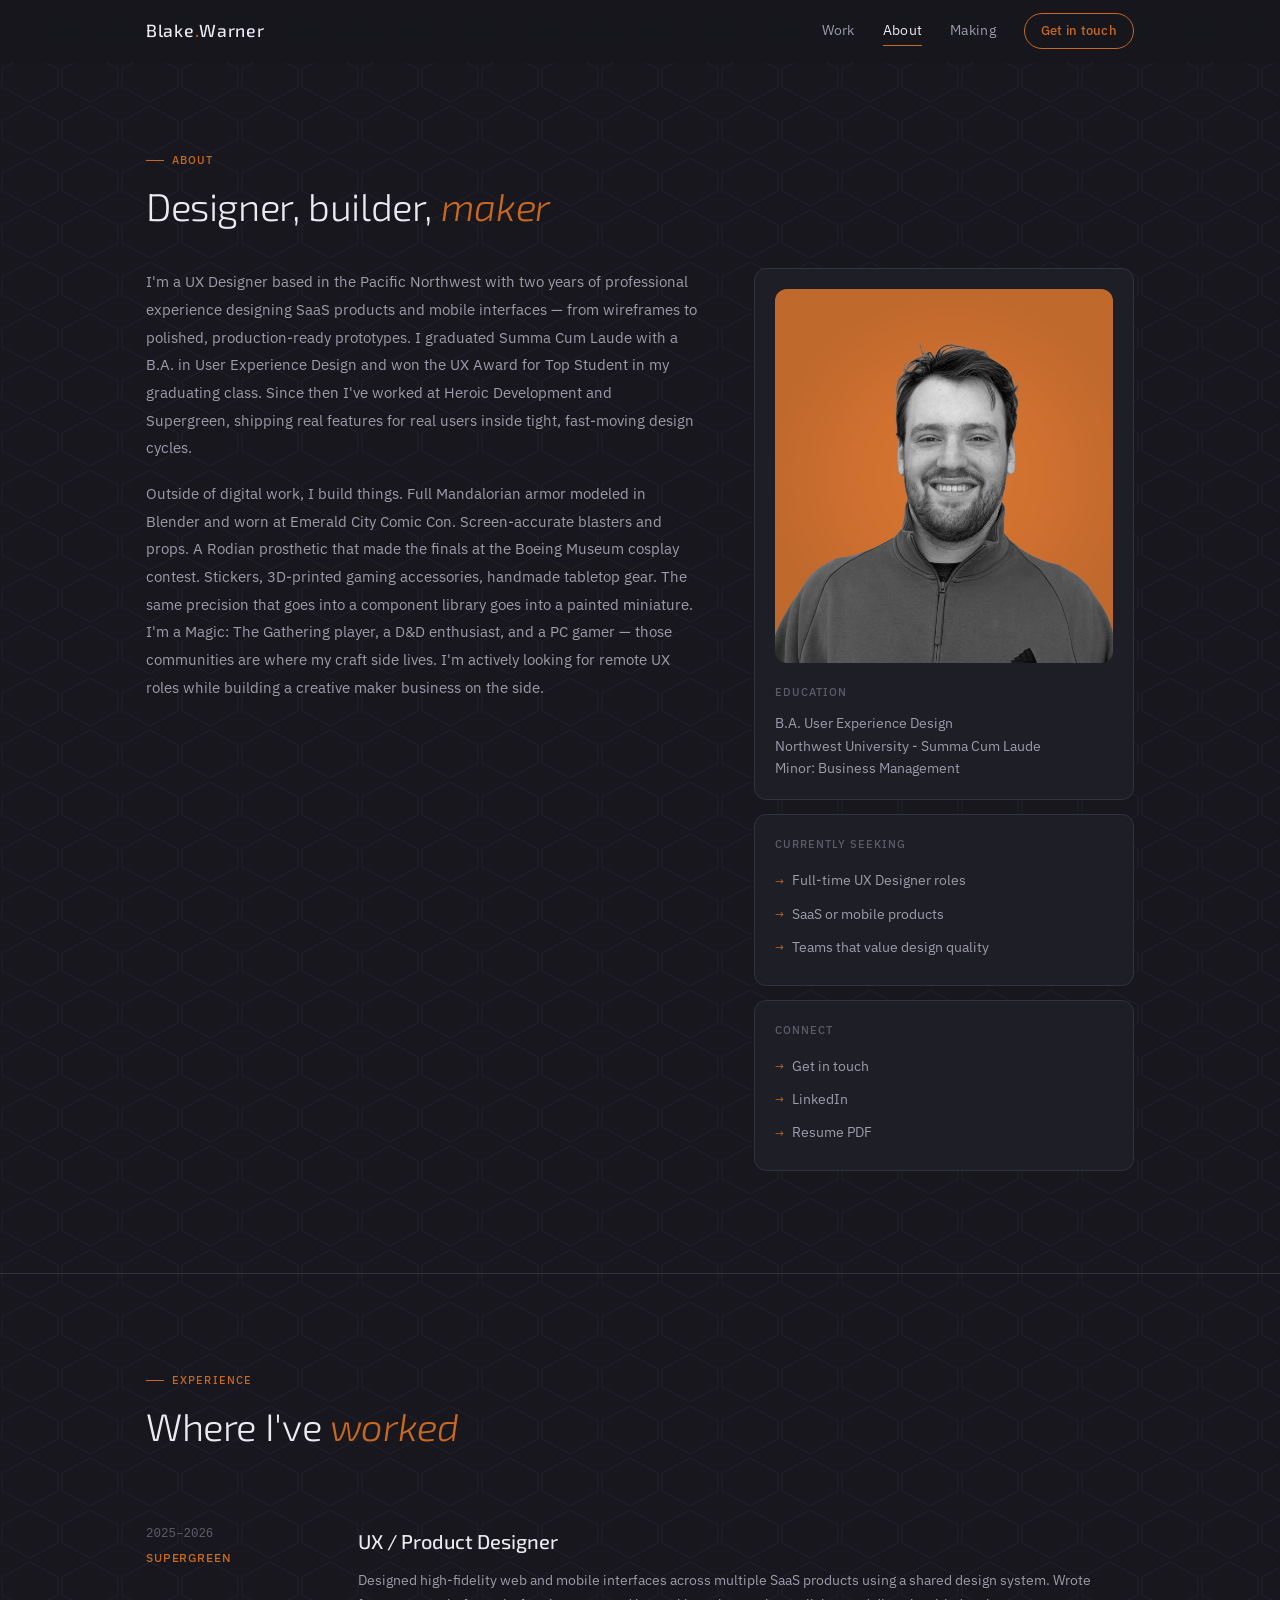
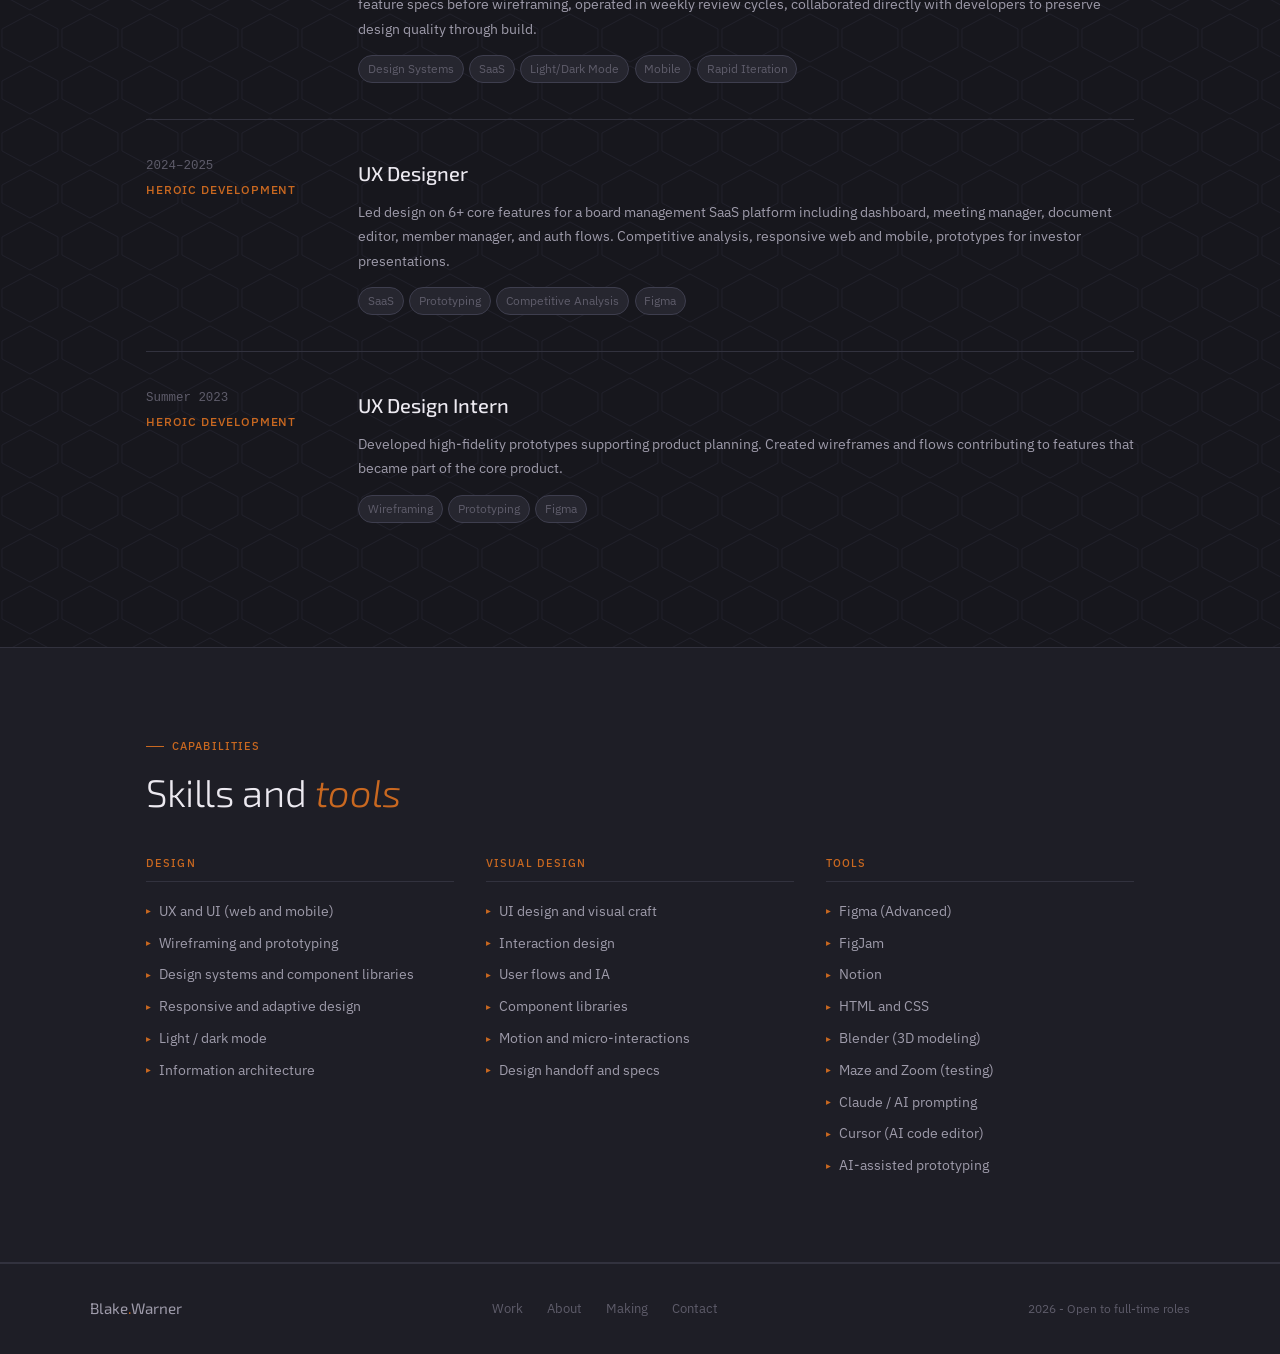
<file: about.html>
<!DOCTYPE html>
<html lang="en">
<head>
  <meta charset="UTF-8">
  <meta name="viewport" content="width=device-width, initial-scale=1.0">
  <title>About - Blake Warner UX Designer</title>
  
  <meta name="description" content="Blake Warner — UX Designer with 2+ years shipping SaaS products. Summa Cum Laude. Pacific Northwest, open to remote." />
  <meta property="og:title" content="About — Blake Warner UX Designer" />
  <meta property="og:description" content="Designer, researcher, maker. 2+ years at Heroic Dev and Supergreen. Summa Cum Laude, Northwest University." />
  <meta property="og:image" content="https://bleckocodes.github.io/blake-warner-portfolio/ProfilePictureProject2.png" />
  <meta property="og:url" content="https://bleckocodes.github.io/blake-warner-portfolio/about.html" />
  <meta property="og:type" content="website" />
  <meta name="twitter:card" content="summary_large_image" />
  <link rel="stylesheet" href="css/style.css">
</head>
<body>
<nav class="nav">
  <div class="nav-inner">
    <a href="index.html" class="nav-logo">Blake<span>.</span>Warner</a>
    <button class="nav-toggle" aria-label="Toggle menu"><span></span><span></span><span></span></button>
    <div class="nav-links">
      <a href="work.html">Work</a>
      <a href="about.html">About</a>
      <a href="making.html">Making</a>
      <a href="contact.html" class="nav-cta">Get in touch</a>
    </div>
  </div>
</nav>
<main class="page">
  <section class="section" style="padding-top:5rem">
    <p class="s-tag reveal">About</p>
    <h1 class="s-title reveal d1">Designer, builder, <em>maker</em></h1>
    <div class="about-grid reveal d2">
      <div class="about-text">
        <p>I'm a UX Designer based in the Pacific Northwest with two years of professional experience designing SaaS products and mobile interfaces — from wireframes to polished, production-ready prototypes. I graduated Summa Cum Laude with a B.A. in User Experience Design and won the UX Award for Top Student in my graduating class. Since then I've worked at Heroic Development and Supergreen, shipping real features for real users inside tight, fast-moving design cycles.</p>
        <p>Outside of digital work, I build things. Full Mandalorian armor modeled in Blender and worn at Emerald City Comic Con. Screen-accurate blasters and props. A Rodian prosthetic that made the finals at the Boeing Museum cosplay contest. Stickers, 3D-printed gaming accessories, handmade tabletop gear. The same precision that goes into a component library goes into a painted miniature. I'm a Magic: The Gathering player, a D&D enthusiast, and a PC gamer — those communities are where my craft side lives. I'm actively looking for remote UX roles while building a creative maker business on the side.</p>
      </div>
      <div>
        <div class="aside-card">
          <img src="ProfilePictureProject2.png" alt="Blake Warner" style="width:100%;border-radius:12px;display:block;margin-bottom:1.25rem;">
          <div class="aside-h">Education</div>
          <p>B.A. User Experience Design<br>Northwest University - Summa Cum Laude<br>Minor: Business Management</p>
        </div>
        <div class="aside-card">
          <div class="aside-h">Currently seeking</div>
          <div class="aside-list">
            <span>Full-time UX Designer roles</span>
            <span>SaaS or mobile products</span>
            <span>Teams that value design quality</span>
          </div>
        </div>
        <div class="aside-card">
          <div class="aside-h">Connect</div>
          <div class="aside-list">
            <a href="contact.html">Get in touch</a>
            <a href="https://www.linkedin.com/in/blake-warner-ux/" target="_blank">LinkedIn</a>
            <a href="Blake_Warner_Resume_UX_2026.pdf" target="_blank">Resume PDF</a>
          </div>
        </div>
      </div>
    </div>
  </section>
  <hr class="divider-section">
  <section class="section">
    <p class="s-tag reveal">Experience</p>
    <h2 class="s-title reveal d1">Where I've <em>worked</em></h2>
    <div class="exp-list">
      <div class="exp-item reveal">
        <div><div class="exp-date">2025–2026</div><div class="exp-co">Supergreen</div></div>
        <div>
          <div class="exp-role">UX / Product Designer</div>
          <div class="exp-desc">Designed high-fidelity web and mobile interfaces across multiple SaaS products using a shared design system. Wrote feature specs before wireframing, operated in weekly review cycles, collaborated directly with developers to preserve design quality through build.</div>
          <div class="tags"><span class="tag">Design Systems</span><span class="tag">SaaS</span><span class="tag">Light/Dark Mode</span><span class="tag">Mobile</span><span class="tag">Rapid Iteration</span></div>
        </div>
      </div>
      <div class="exp-item reveal">
        <div><div class="exp-date">2024–2025</div><div class="exp-co">Heroic Development</div></div>
        <div>
          <div class="exp-role">UX Designer</div>
          <div class="exp-desc">Led design on 6+ core features for a board management SaaS platform including dashboard, meeting manager, document editor, member manager, and auth flows. Competitive analysis, responsive web and mobile, prototypes for investor presentations.</div>
          <div class="tags"><span class="tag">SaaS</span><span class="tag">Prototyping</span><span class="tag">Competitive Analysis</span><span class="tag">Figma</span></div>
        </div>
      </div>
      <div class="exp-item reveal">
        <div><div class="exp-date">Summer 2023</div><div class="exp-co">Heroic Development</div></div>
        <div>
          <div class="exp-role">UX Design Intern</div>
          <div class="exp-desc">Developed high-fidelity prototypes supporting product planning. Created wireframes and flows contributing to features that became part of the core product.</div>
          <div class="tags"><span class="tag">Wireframing</span><span class="tag">Prototyping</span><span class="tag">Figma</span></div>
        </div>
      </div>
    </div>
  </section>
  <div class="skills-wrap">
    <div class="skills-inner">
      <p class="s-tag reveal">Capabilities</p>
      <h2 class="s-title reveal d1">Skills and <em>tools</em></h2>
      <div class="skills-grid">
        <div class="skill-col reveal d1">
          <h3>Design</h3>
          <div class="skill-item">UX and UI (web and mobile)</div>
          <div class="skill-item">Wireframing and prototyping</div>
          <div class="skill-item">Design systems and component libraries</div>
          <div class="skill-item">Responsive and adaptive design</div>
          <div class="skill-item">Light / dark mode</div>
          <div class="skill-item">Information architecture</div>
        </div>
        <div class="skill-col reveal d2">
          <h3>Visual Design</h3>
          <div class="skill-item">UI design and visual craft</div>
          <div class="skill-item">Interaction design</div>
          <div class="skill-item">User flows and IA</div>
          <div class="skill-item">Component libraries</div>
          <div class="skill-item">Motion and micro-interactions</div>
          <div class="skill-item">Design handoff and specs</div>
        </div>
        <div class="skill-col reveal d3">
          <h3>Tools</h3>
          <div class="skill-item">Figma (Advanced)</div>
          <div class="skill-item">FigJam</div>
          <div class="skill-item">Notion</div>
          <div class="skill-item">HTML and CSS</div>
          <div class="skill-item">Blender (3D modeling)</div>
          <div class="skill-item">Maze and Zoom (testing)</div>
          <div class="skill-item">Claude / AI prompting</div>
          <div class="skill-item">Cursor (AI code editor)</div>
          <div class="skill-item">AI-assisted prototyping</div>
        </div>
      </div>
    </div>
  </div>
</main>
<footer class="footer">
  <div class="footer-inner">
    <span class="footer-brand">Blake<span>.</span>Warner</span>
    <div class="footer-links">
      <a href="work.html">Work</a>
      <a href="about.html">About</a>
      <a href="making.html">Making</a>
      <a href="contact.html">Contact</a>
    </div>
    <span class="footer-copy">2026 - Open to full-time roles</span>
  </div>
</footer>
<script src="js/main.js"></script>
</body>
</html>
</file>
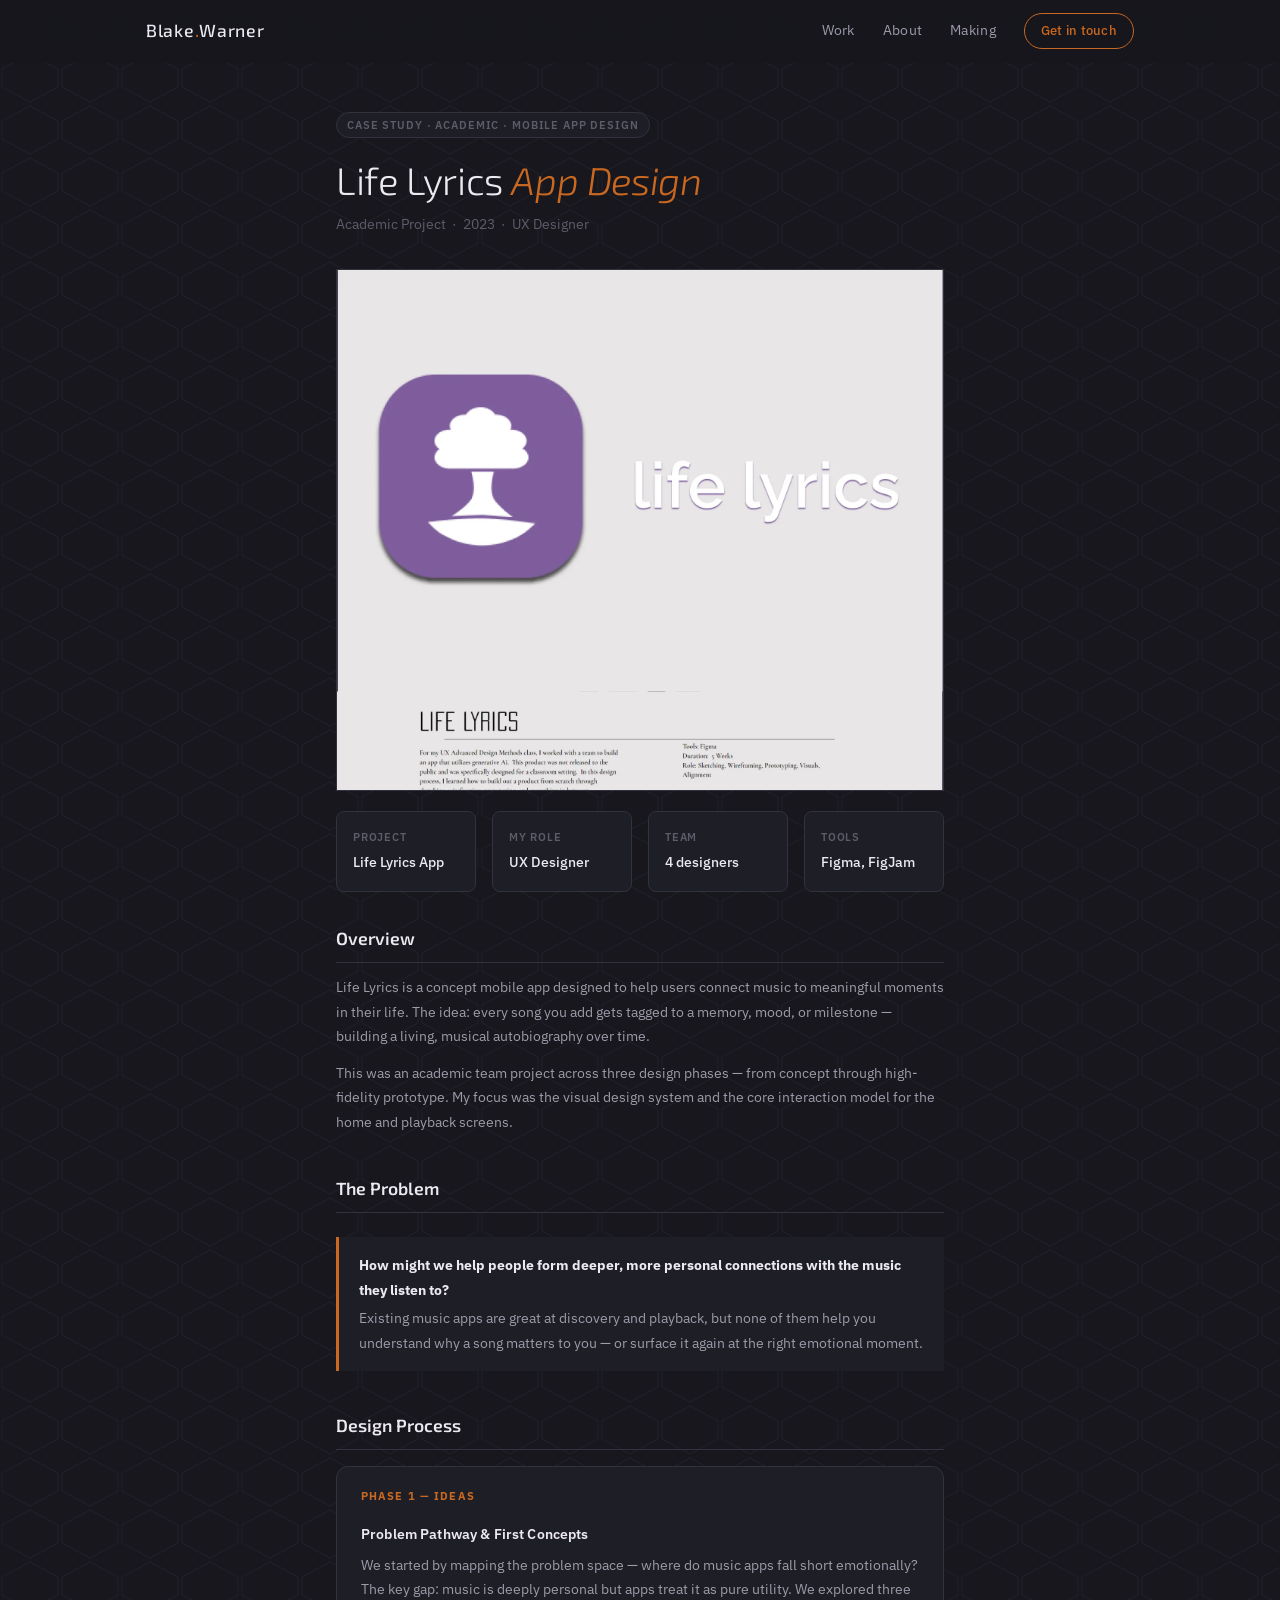
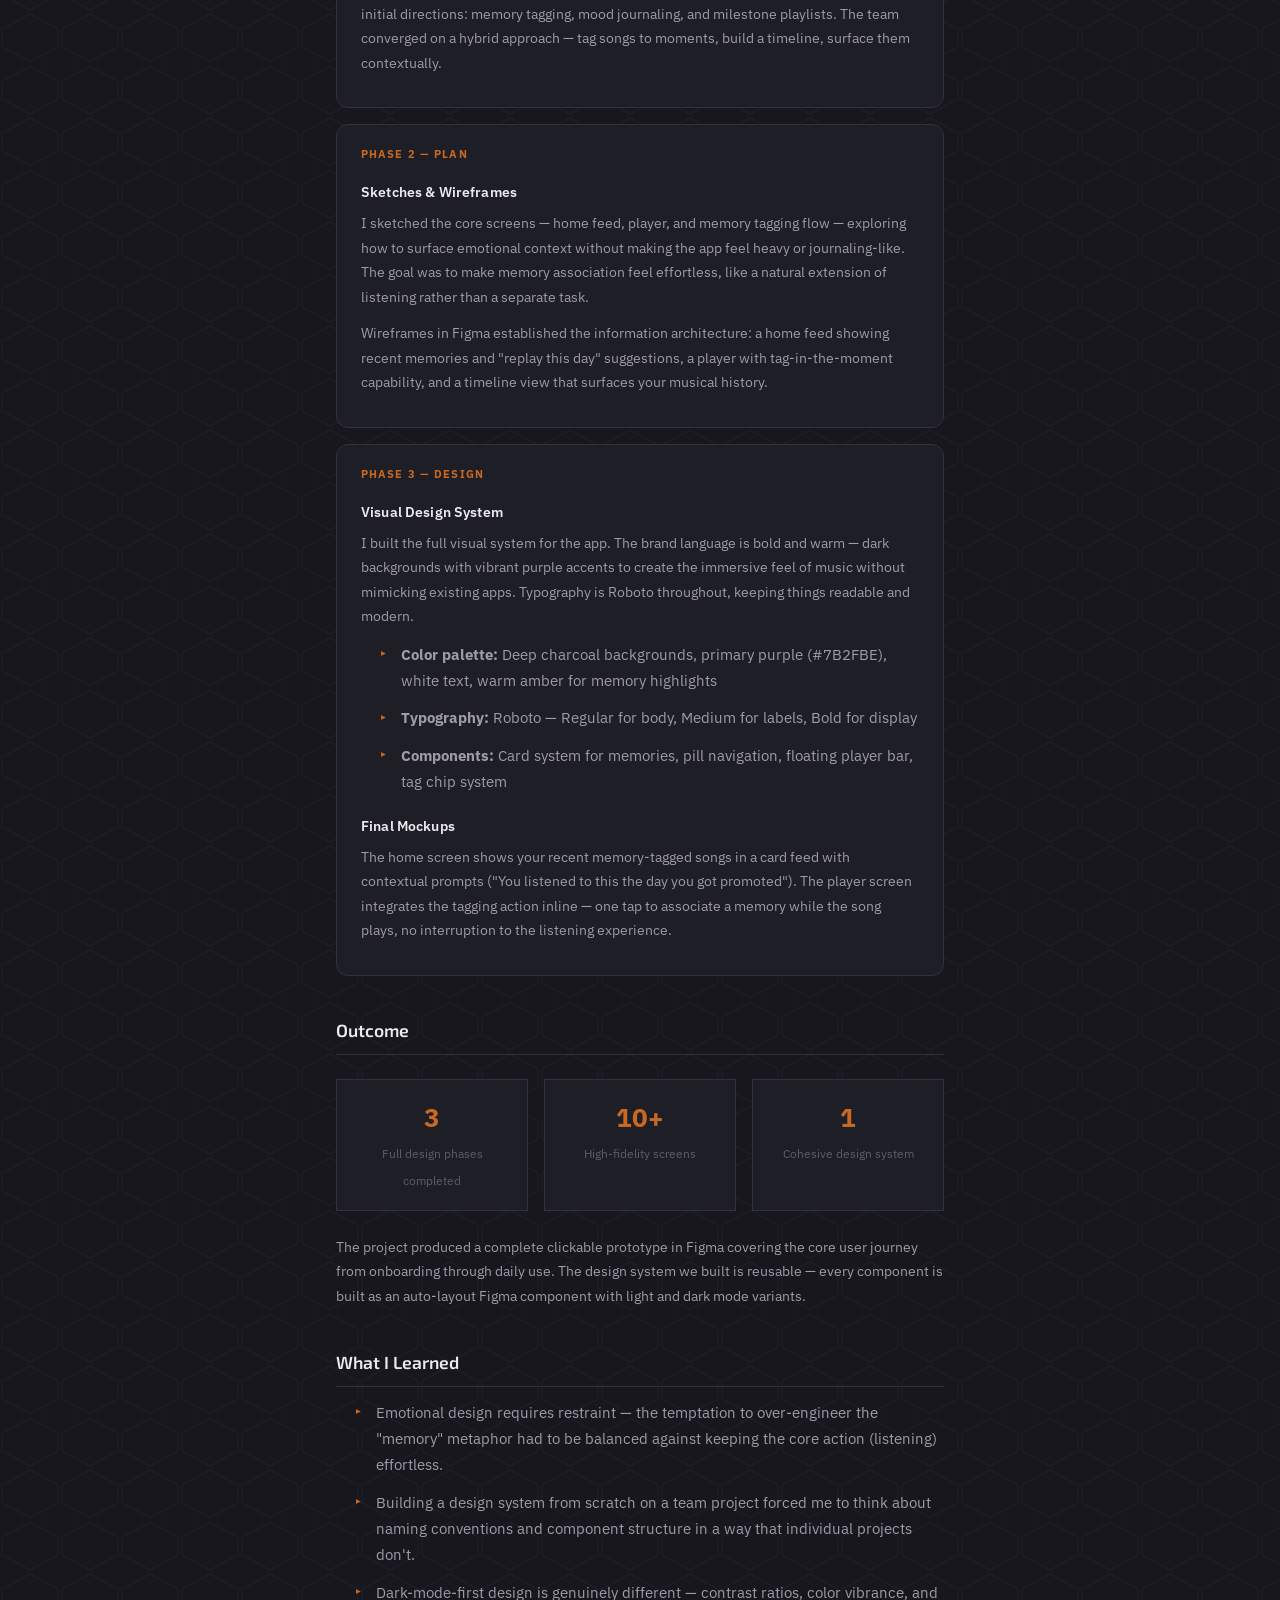
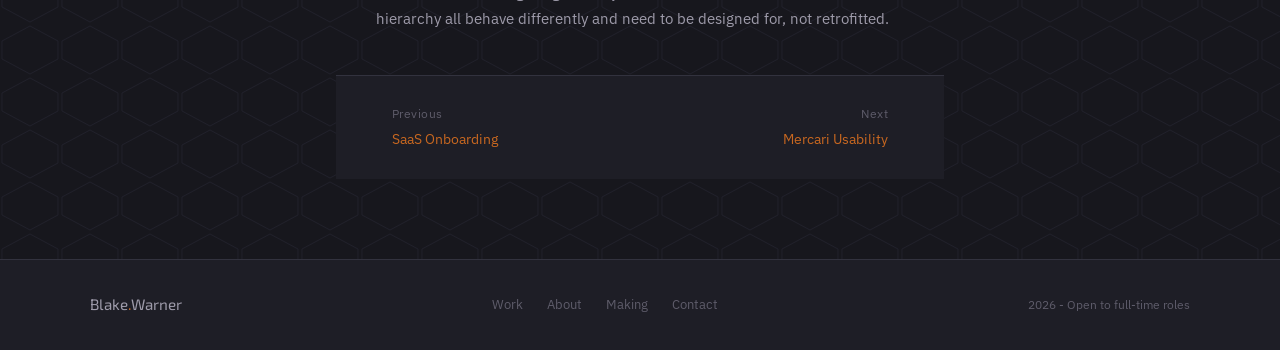
<file: case-gamification.html>
<!DOCTYPE html>
<html lang="en">
<head>
  <meta charset="UTF-8">
  <meta name="viewport" content="width=device-width, initial-scale=1.0">
  <title>Life Lyrics App - Blake Warner</title>
  <link rel="stylesheet" href="css/style.css">
  <style>
    .cs-section { margin-bottom:2.5rem; }
    .cs-section h2 { font-size:1.1rem; font-weight:600; color:var(--txt); margin-bottom:0.75rem; padding-bottom:0.5rem; border-bottom:1px solid var(--line); }
    .cs-section h3 { font-size:0.9rem; font-weight:600; color:var(--txt); margin:1rem 0 0.4rem; }
    .cs-section p { font-size:0.875rem; color:var(--txt2); line-height:1.75; margin-bottom:0.75rem; }
    .cs-section ul { font-size:0.875rem; color:var(--txt2); line-height:1.75; padding-left:1.25rem; margin-bottom:0.75rem; }
    .cs-section ul li { margin-bottom:0.25rem; }
    .cs-meta-grid { display:grid; grid-template-columns:repeat(auto-fit,minmax(140px,1fr)); gap:1rem; margin-bottom:2rem; }
    .cs-meta-card { background:var(--bg2); border:1px solid var(--line); border-radius:var(--r-md,8px); padding:1rem; }
    .cs-meta-label { font-size:0.7rem; font-weight:600; text-transform:uppercase; letter-spacing:0.07em; color:var(--txt3); margin-bottom:0.3rem; }
    .cs-meta-val { font-size:0.875rem; color:var(--txt); font-weight:500; }
    .cs-callout { background:var(--bg2); border-left:3px solid var(--orange,#f97316); border-radius:0 var(--r-md) var(--r-md) 0; padding:1rem 1.25rem; margin:1.5rem 0; font-size:0.875rem; color:var(--txt2); line-height:1.75; }
    .cs-callout strong { color:var(--txt); display:block; margin-bottom:0.25rem; }
    .cs-outcome-grid { display:grid; grid-template-columns:repeat(auto-fit,minmax(160px,1fr)); gap:1rem; margin:1.5rem 0; }
    .cs-outcome { background:var(--bg2); border:1px solid var(--line); border-radius:var(--r-md); padding:1rem 1.25rem; text-align:center; }
    .cs-outcome-num { font-size:1.6rem; font-weight:700; color:var(--orange,#f97316); display:block; }
    .cs-outcome-label { font-size:0.75rem; color:var(--txt3); margin-top:0.25rem; }
    .cs-img-block { width:100%; border-radius:var(--r-md); margin:1.25rem 0; overflow:hidden; border:1px solid var(--line); }
    .cs-img-block img { width:100%; display:block; }
    .cs-tag { display:inline-block; font-size:0.68rem; font-weight:600; text-transform:uppercase; letter-spacing:0.08em; background:var(--bg2); border:1px solid var(--line); border-radius:100px; padding:3px 10px; color:var(--txt3); margin-bottom:1.25rem; }
    .cs-phase { background:var(--bg2); border:1px solid var(--line); border-radius:var(--r-lg,10px); padding:1.25rem 1.5rem; margin:1rem 0; }
    .cs-phase-label { font-size:0.7rem; font-weight:700; text-transform:uppercase; letter-spacing:0.1em; color:var(--orange,#f97316); margin-bottom:0.4rem; }
  </style>
</head>
<body>
<nav class="nav">
  <div class="nav-inner">
    <a href="index.html" class="nav-logo">Blake<span>.</span>Warner</a>
    <button class="nav-toggle" aria-label="Toggle menu"><span></span><span></span><span></span></button>
    <div class="nav-links">
      <a href="work.html">Work</a>
      <a href="about.html">About</a>
      <a href="making.html">Making</a>
      <a href="contact.html" class="nav-cta">Get in touch</a>
    </div>
  </div>
</nav>
<main class="page">
  <div class="case-body reveal">

    <span class="cs-tag">Case Study · Academic · Mobile App Design</span>
    <h1 class="s-title" style="margin-bottom:0.5rem">Life Lyrics <em>App Design</em></h1>
    <p style="color:var(--txt3);font-size:0.9rem;margin-bottom:2rem">Academic Project &nbsp;·&nbsp; 2023 &nbsp;·&nbsp; UX Designer</p>

    <div class="cs-img-block">
      <img src="webp-Portfolio-images/life-lyrics-app-case-study_compressed.webp" alt="Life Lyrics app design case study" style="max-height:520px;object-fit:cover;object-position:top;">
    </div>

    <div class="cs-meta-grid">
      <div class="cs-meta-card"><div class="cs-meta-label">Project</div><div class="cs-meta-val">Life Lyrics App</div></div>
      <div class="cs-meta-card"><div class="cs-meta-label">My Role</div><div class="cs-meta-val">UX Designer</div></div>
      <div class="cs-meta-card"><div class="cs-meta-label">Team</div><div class="cs-meta-val">4 designers</div></div>
      <div class="cs-meta-card"><div class="cs-meta-label">Tools</div><div class="cs-meta-val">Figma, FigJam</div></div>
    </div>

    <div class="cs-section">
      <h2>Overview</h2>
      <p>Life Lyrics is a concept mobile app designed to help users connect music to meaningful moments in their life. The idea: every song you add gets tagged to a memory, mood, or milestone — building a living, musical autobiography over time.</p>
      <p>This was an academic team project across three design phases — from concept through high-fidelity prototype. My focus was the visual design system and the core interaction model for the home and playback screens.</p>
    </div>

    <div class="cs-section">
      <h2>The Problem</h2>
      <div class="cs-callout">
        <strong>How might we help people form deeper, more personal connections with the music they listen to?</strong>
        Existing music apps are great at discovery and playback, but none of them help you understand why a song matters to you — or surface it again at the right emotional moment.
      </div>
    </div>

    <div class="cs-section">
      <h2>Design Process</h2>

      <div class="cs-phase">
        <div class="cs-phase-label">Phase 1 — Ideas</div>
        <h3>Problem Pathway &amp; First Concepts</h3>
        <p>We started by mapping the problem space — where do music apps fall short emotionally? The key gap: music is deeply personal but apps treat it as pure utility. We explored three initial directions: memory tagging, mood journaling, and milestone playlists. The team converged on a hybrid approach — tag songs to moments, build a timeline, surface them contextually.</p>
      </div>

      <div class="cs-phase">
        <div class="cs-phase-label">Phase 2 — Plan</div>
        <h3>Sketches &amp; Wireframes</h3>
        <p>I sketched the core screens — home feed, player, and memory tagging flow — exploring how to surface emotional context without making the app feel heavy or journaling-like. The goal was to make memory association feel effortless, like a natural extension of listening rather than a separate task.</p>
        <p>Wireframes in Figma established the information architecture: a home feed showing recent memories and "replay this day" suggestions, a player with tag-in-the-moment capability, and a timeline view that surfaces your musical history.</p>
      </div>

      <div class="cs-phase">
        <div class="cs-phase-label">Phase 3 — Design</div>
        <h3>Visual Design System</h3>
        <p>I built the full visual system for the app. The brand language is bold and warm — dark backgrounds with vibrant purple accents to create the immersive feel of music without mimicking existing apps. Typography is Roboto throughout, keeping things readable and modern.</p>
        <ul>
          <li><strong>Color palette:</strong> Deep charcoal backgrounds, primary purple (#7B2FBE), white text, warm amber for memory highlights</li>
          <li><strong>Typography:</strong> Roboto — Regular for body, Medium for labels, Bold for display</li>
          <li><strong>Components:</strong> Card system for memories, pill navigation, floating player bar, tag chip system</li>
        </ul>
        <h3>Final Mockups</h3>
        <p>The home screen shows your recent memory-tagged songs in a card feed with contextual prompts ("You listened to this the day you got promoted"). The player screen integrates the tagging action inline — one tap to associate a memory while the song plays, no interruption to the listening experience.</p>
      </div>
    </div>

    <div class="cs-section">
      <h2>Outcome</h2>
      <div class="cs-outcome-grid">
        <div class="cs-outcome"><span class="cs-outcome-num">3</span><span class="cs-outcome-label">Full design phases completed</span></div>
        <div class="cs-outcome"><span class="cs-outcome-num">10+</span><span class="cs-outcome-label">High-fidelity screens</span></div>
        <div class="cs-outcome"><span class="cs-outcome-num">1</span><span class="cs-outcome-label">Cohesive design system</span></div>
      </div>
      <p>The project produced a complete clickable prototype in Figma covering the core user journey from onboarding through daily use. The design system we built is reusable — every component is built as an auto-layout Figma component with light and dark mode variants.</p>
    </div>

    <div class="cs-section">
      <h2>What I Learned</h2>
      <ul>
        <li>Emotional design requires restraint — the temptation to over-engineer the "memory" metaphor had to be balanced against keeping the core action (listening) effortless.</li>
        <li>Building a design system from scratch on a team project forced me to think about naming conventions and component structure in a way that individual projects don't.</li>
        <li>Dark-mode-first design is genuinely different — contrast ratios, color vibrance, and hierarchy all behave differently and need to be designed for, not retrofitted.</li>
      </ul>
    </div>

    <div class="case-nav">
      <div class="case-nav-link">
        <span class="case-nav-label">Previous</span>
        <a href="case-onboarding.html" class="case-nav-title">SaaS Onboarding</a>
      </div>
      <div class="case-nav-link" style="text-align:right">
        <span class="case-nav-label">Next</span>
        <a href="case-mercari.html" class="case-nav-title">Mercari Usability</a>
      </div>
    </div>

  </div>
</main>
<footer class="footer">
  <div class="footer-inner">
    <span class="footer-brand">Blake<span>.</span>Warner</span>
    <div class="footer-links">
      <a href="work.html">Work</a>
      <a href="about.html">About</a>
      <a href="making.html">Making</a>
      <a href="contact.html">Contact</a>
    </div>
    <span class="footer-copy">2026 - Open to full-time roles</span>
  </div>
</footer>
<script src="js/main.js"></script>
</body>
</html>
</file>
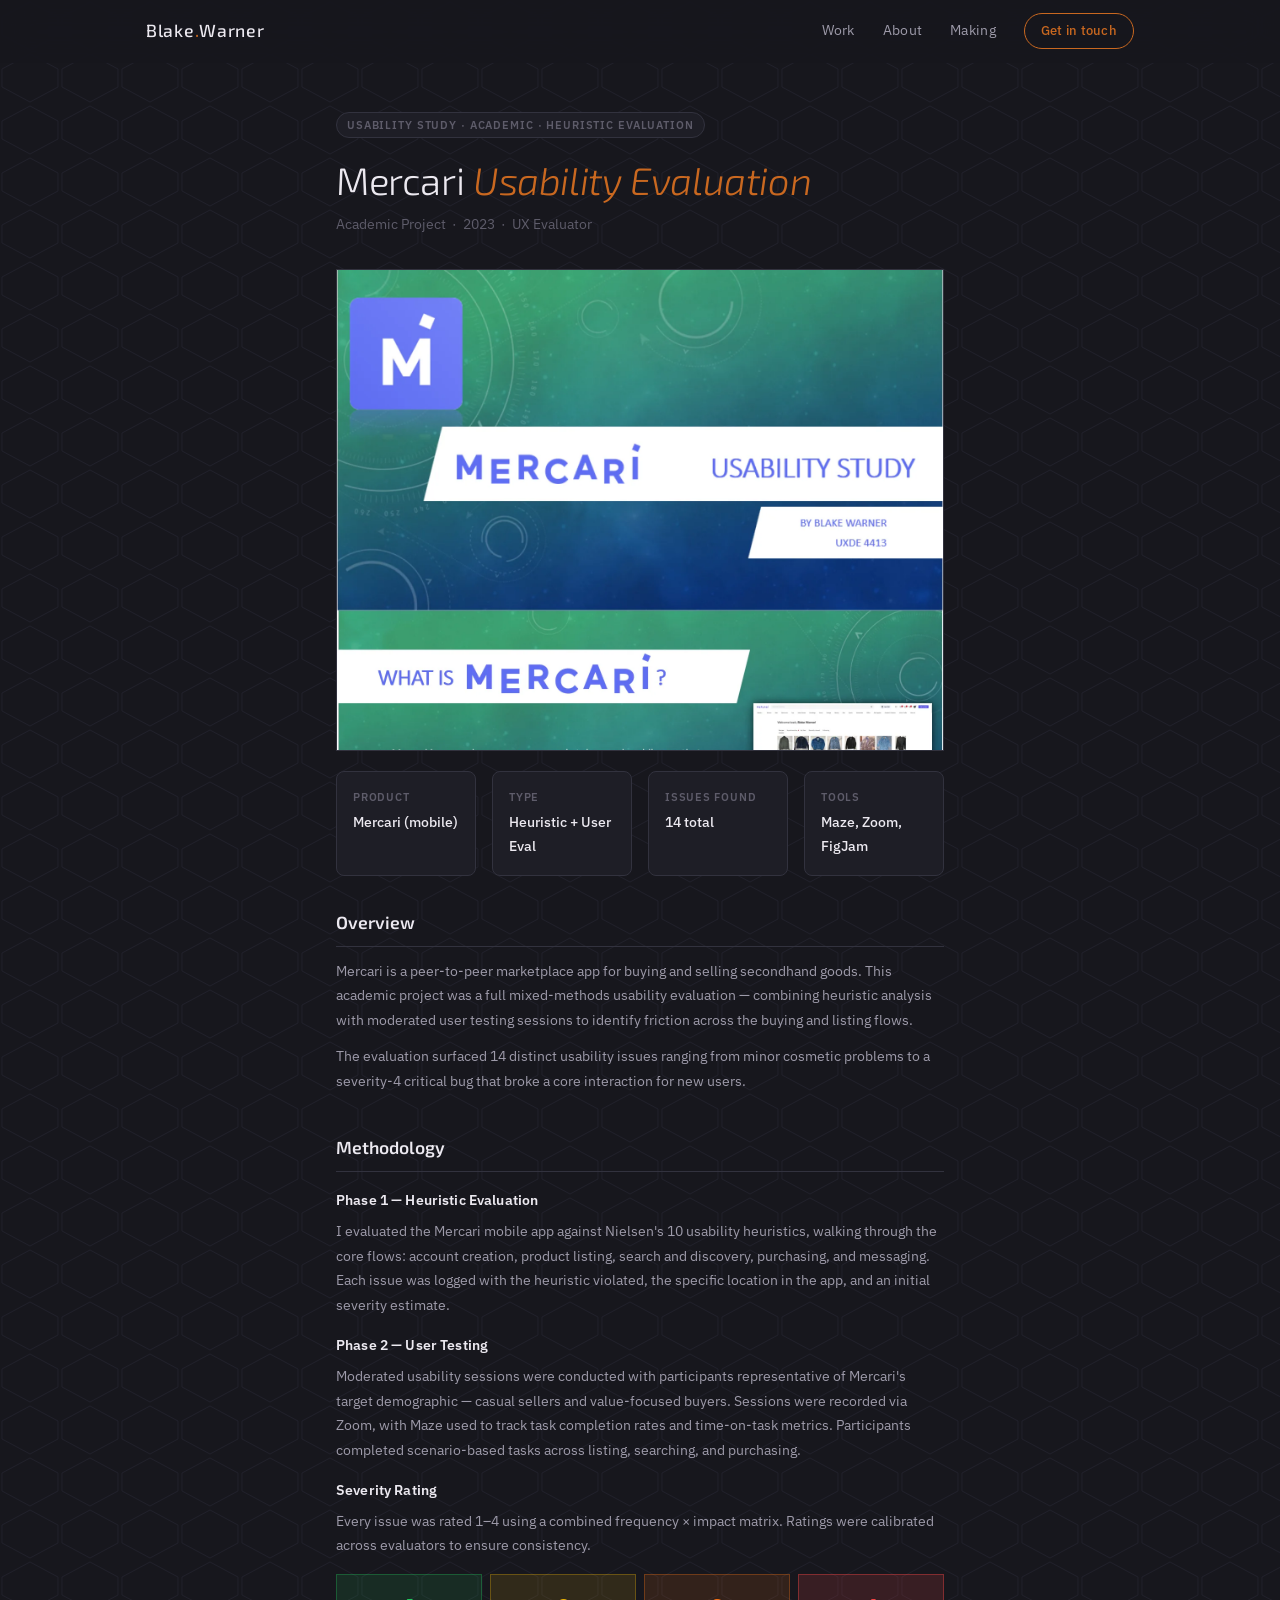
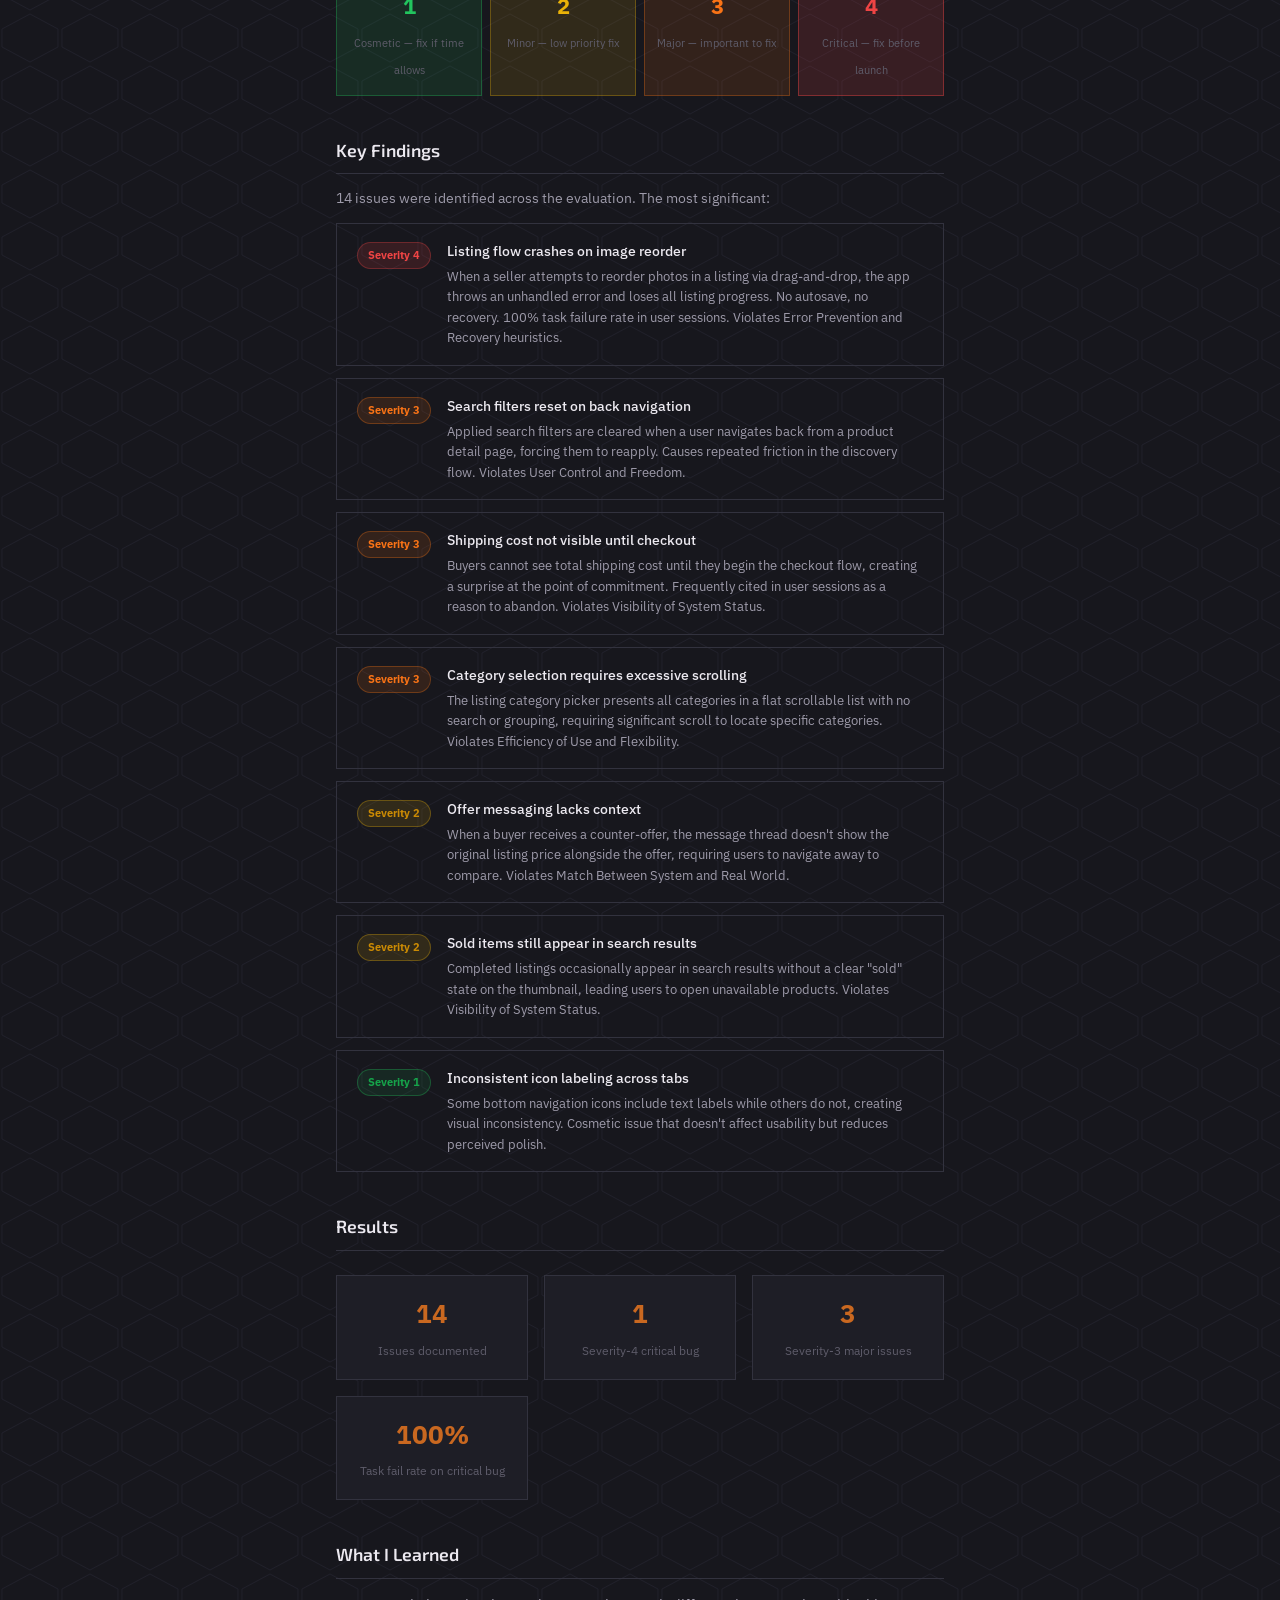
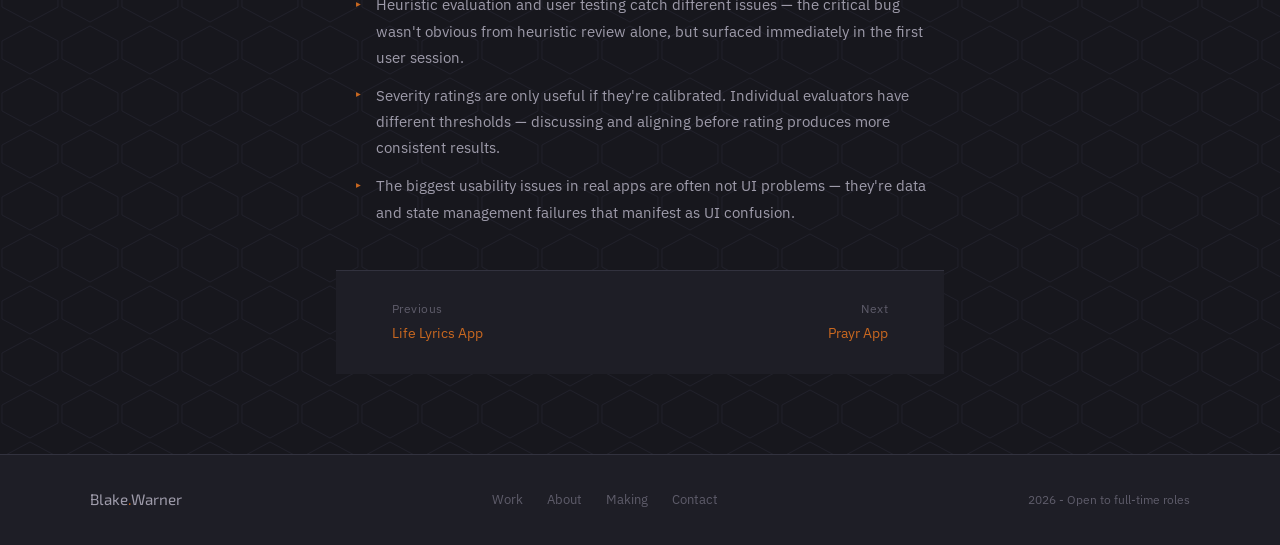
<file: case-mercari.html>
<!DOCTYPE html>
<html lang="en">
<head>
  <meta charset="UTF-8">
  <meta name="viewport" content="width=device-width, initial-scale=1.0">
  <title>Mercari Usability Evaluation - Blake Warner</title>
  <link rel="stylesheet" href="css/style.css">
  <style>
    .cs-section { margin-bottom:2.5rem; }
    .cs-section h2 { font-size:1.1rem; font-weight:600; color:var(--txt); margin-bottom:0.75rem; padding-bottom:0.5rem; border-bottom:1px solid var(--line); }
    .cs-section h3 { font-size:0.9rem; font-weight:600; color:var(--txt); margin:1rem 0 0.4rem; }
    .cs-section p { font-size:0.875rem; color:var(--txt2); line-height:1.75; margin-bottom:0.75rem; }
    .cs-section ul { font-size:0.875rem; color:var(--txt2); line-height:1.75; padding-left:1.25rem; margin-bottom:0.75rem; }
    .cs-section ul li { margin-bottom:0.3rem; }
    .cs-meta-grid { display:grid; grid-template-columns:repeat(auto-fit,minmax(140px,1fr)); gap:1rem; margin-bottom:2rem; }
    .cs-meta-card { background:var(--bg2); border:1px solid var(--line); border-radius:var(--r-md,8px); padding:1rem; }
    .cs-meta-label { font-size:0.7rem; font-weight:600; text-transform:uppercase; letter-spacing:0.07em; color:var(--txt3); margin-bottom:0.3rem; }
    .cs-meta-val { font-size:0.875rem; color:var(--txt); font-weight:500; }
    .cs-callout { background:var(--bg2); border-left:3px solid var(--orange,#f97316); border-radius:0 var(--r-md) var(--r-md) 0; padding:1rem 1.25rem; margin:1.5rem 0; font-size:0.875rem; color:var(--txt2); line-height:1.75; }
    .cs-callout strong { color:var(--txt); display:block; margin-bottom:0.25rem; }
    .cs-outcome-grid { display:grid; grid-template-columns:repeat(auto-fit,minmax(150px,1fr)); gap:1rem; margin:1.5rem 0; }
    .cs-outcome { background:var(--bg2); border:1px solid var(--line); border-radius:var(--r-md); padding:1rem 1.25rem; text-align:center; }
    .cs-outcome-num { font-size:1.6rem; font-weight:700; color:var(--orange,#f97316); display:block; }
    .cs-outcome-label { font-size:0.75rem; color:var(--txt3); margin-top:0.25rem; }
    .cs-img-block { width:100%; border-radius:var(--r-md); margin:1.25rem 0; overflow:hidden; border:1px solid var(--line); }
    .cs-img-block img { width:100%; display:block; }
    .cs-tag { display:inline-block; font-size:0.68rem; font-weight:600; text-transform:uppercase; letter-spacing:0.08em; background:var(--bg2); border:1px solid var(--line); border-radius:100px; padding:3px 10px; color:var(--txt3); margin-bottom:1.25rem; }
    .severity-grid { display:grid; grid-template-columns:repeat(4,1fr); gap:0.5rem; margin:1rem 0 1.5rem; }
    .sev-card { border-radius:var(--r-md); padding:0.75rem; text-align:center; }
    .sev-1 { background:rgba(34,197,94,0.12); border:1px solid rgba(34,197,94,0.3); }
    .sev-2 { background:rgba(234,179,8,0.12); border:1px solid rgba(234,179,8,0.3); }
    .sev-3 { background:rgba(249,115,22,0.12); border:1px solid rgba(249,115,22,0.3); }
    .sev-4 { background:rgba(239,68,68,0.15); border:1px solid rgba(239,68,68,0.4); }
    .sev-num { font-size:1.4rem; font-weight:700; display:block; margin-bottom:0.2rem; }
    .sev-1 .sev-num { color:#22c55e; }
    .sev-2 .sev-num { color:#eab308; }
    .sev-3 .sev-num { color:#f97316; }
    .sev-4 .sev-num { color:#ef4444; }
    .sev-label { font-size:0.68rem; color:var(--txt3); line-height:1.4; }
    .issue-item { border:1px solid var(--line); border-radius:var(--r-md); padding:1rem 1.25rem; margin-bottom:0.75rem; display:flex; gap:1rem; align-items:flex-start; }
    .issue-badge { font-size:0.7rem; font-weight:700; border-radius:100px; padding:3px 10px; white-space:nowrap; flex-shrink:0; margin-top:2px; }
    .ib-4 { background:rgba(239,68,68,0.15); color:#ef4444; border:1px solid rgba(239,68,68,0.3); }
    .ib-3 { background:rgba(249,115,22,0.12); color:#f97316; border:1px solid rgba(249,115,22,0.3); }
    .ib-2 { background:rgba(234,179,8,0.12); color:#ca8a04; border:1px solid rgba(234,179,8,0.3); }
    .ib-1 { background:rgba(34,197,94,0.1); color:#16a34a; border:1px solid rgba(34,197,94,0.3); }
    .issue-body { flex:1; }
    .issue-title { font-size:0.875rem; font-weight:500; color:var(--txt); margin-bottom:0.2rem; }
    .issue-desc { font-size:0.8rem; color:var(--txt2); line-height:1.6; }
  </style>
</head>
<body>
<nav class="nav">
  <div class="nav-inner">
    <a href="index.html" class="nav-logo">Blake<span>.</span>Warner</a>
    <button class="nav-toggle" aria-label="Toggle menu"><span></span><span></span><span></span></button>
    <div class="nav-links">
      <a href="work.html">Work</a>
      <a href="about.html">About</a>
      <a href="making.html">Making</a>
      <a href="contact.html" class="nav-cta">Get in touch</a>
    </div>
  </div>
</nav>
<main class="page">
  <div class="case-body reveal">

    <span class="cs-tag">Usability Study · Academic · Heuristic Evaluation</span>
    <h1 class="s-title" style="margin-bottom:0.5rem">Mercari <em>Usability Evaluation</em></h1>
    <p style="color:var(--txt3);font-size:0.9rem;margin-bottom:2rem">Academic Project &nbsp;·&nbsp; 2023 &nbsp;·&nbsp; UX Evaluator</p>

    <div class="cs-img-block">
      <img src="webp-Portfolio-images/notables-app-case-study_compressed.webp" alt="Mercari usability evaluation case study" style="max-height:480px;object-fit:cover;object-position:top;">
    </div>

    <div class="cs-meta-grid">
      <div class="cs-meta-card"><div class="cs-meta-label">Product</div><div class="cs-meta-val">Mercari (mobile)</div></div>
      <div class="cs-meta-card"><div class="cs-meta-label">Type</div><div class="cs-meta-val">Heuristic + User Eval</div></div>
      <div class="cs-meta-card"><div class="cs-meta-label">Issues Found</div><div class="cs-meta-val">14 total</div></div>
      <div class="cs-meta-card"><div class="cs-meta-label">Tools</div><div class="cs-meta-val">Maze, Zoom, FigJam</div></div>
    </div>

    <div class="cs-section">
      <h2>Overview</h2>
      <p>Mercari is a peer-to-peer marketplace app for buying and selling secondhand goods. This academic project was a full mixed-methods usability evaluation — combining heuristic analysis with moderated user testing sessions to identify friction across the buying and listing flows.</p>
      <p>The evaluation surfaced 14 distinct usability issues ranging from minor cosmetic problems to a severity-4 critical bug that broke a core interaction for new users.</p>
    </div>

    <div class="cs-section">
      <h2>Methodology</h2>
      <h3>Phase 1 — Heuristic Evaluation</h3>
      <p>I evaluated the Mercari mobile app against Nielsen's 10 usability heuristics, walking through the core flows: account creation, product listing, search and discovery, purchasing, and messaging. Each issue was logged with the heuristic violated, the specific location in the app, and an initial severity estimate.</p>
      <h3>Phase 2 — User Testing</h3>
      <p>Moderated usability sessions were conducted with participants representative of Mercari's target demographic — casual sellers and value-focused buyers. Sessions were recorded via Zoom, with Maze used to track task completion rates and time-on-task metrics. Participants completed scenario-based tasks across listing, searching, and purchasing.</p>
      <h3>Severity Rating</h3>
      <p>Every issue was rated 1–4 using a combined frequency × impact matrix. Ratings were calibrated across evaluators to ensure consistency.</p>
      <div class="severity-grid">
        <div class="sev-card sev-1"><span class="sev-num">1</span><span class="sev-label">Cosmetic — fix if time allows</span></div>
        <div class="sev-card sev-2"><span class="sev-num">2</span><span class="sev-label">Minor — low priority fix</span></div>
        <div class="sev-card sev-3"><span class="sev-num">3</span><span class="sev-label">Major — important to fix</span></div>
        <div class="sev-card sev-4"><span class="sev-num">4</span><span class="sev-label">Critical — fix before launch</span></div>
      </div>
    </div>

    <div class="cs-section">
      <h2>Key Findings</h2>
      <p>14 issues were identified across the evaluation. The most significant:</p>

      <div class="issue-item">
        <span class="issue-badge ib-4">Severity 4</span>
        <div class="issue-body">
          <div class="issue-title">Listing flow crashes on image reorder</div>
          <div class="issue-desc">When a seller attempts to reorder photos in a listing via drag-and-drop, the app throws an unhandled error and loses all listing progress. No autosave, no recovery. 100% task failure rate in user sessions. Violates Error Prevention and Recovery heuristics.</div>
        </div>
      </div>
      <div class="issue-item">
        <span class="issue-badge ib-3">Severity 3</span>
        <div class="issue-body">
          <div class="issue-title">Search filters reset on back navigation</div>
          <div class="issue-desc">Applied search filters are cleared when a user navigates back from a product detail page, forcing them to reapply. Causes repeated friction in the discovery flow. Violates User Control and Freedom.</div>
        </div>
      </div>
      <div class="issue-item">
        <span class="issue-badge ib-3">Severity 3</span>
        <div class="issue-body">
          <div class="issue-title">Shipping cost not visible until checkout</div>
          <div class="issue-desc">Buyers cannot see total shipping cost until they begin the checkout flow, creating a surprise at the point of commitment. Frequently cited in user sessions as a reason to abandon. Violates Visibility of System Status.</div>
        </div>
      </div>
      <div class="issue-item">
        <span class="issue-badge ib-3">Severity 3</span>
        <div class="issue-body">
          <div class="issue-title">Category selection requires excessive scrolling</div>
          <div class="issue-desc">The listing category picker presents all categories in a flat scrollable list with no search or grouping, requiring significant scroll to locate specific categories. Violates Efficiency of Use and Flexibility.</div>
        </div>
      </div>
      <div class="issue-item">
        <span class="issue-badge ib-2">Severity 2</span>
        <div class="issue-body">
          <div class="issue-title">Offer messaging lacks context</div>
          <div class="issue-desc">When a buyer receives a counter-offer, the message thread doesn't show the original listing price alongside the offer, requiring users to navigate away to compare. Violates Match Between System and Real World.</div>
        </div>
      </div>
      <div class="issue-item">
        <span class="issue-badge ib-2">Severity 2</span>
        <div class="issue-body">
          <div class="issue-title">Sold items still appear in search results</div>
          <div class="issue-desc">Completed listings occasionally appear in search results without a clear "sold" state on the thumbnail, leading users to open unavailable products. Violates Visibility of System Status.</div>
        </div>
      </div>
      <div class="issue-item">
        <span class="issue-badge ib-1">Severity 1</span>
        <div class="issue-body">
          <div class="issue-title">Inconsistent icon labeling across tabs</div>
          <div class="issue-desc">Some bottom navigation icons include text labels while others do not, creating visual inconsistency. Cosmetic issue that doesn't affect usability but reduces perceived polish.</div>
        </div>
      </div>
    </div>

    <div class="cs-section">
      <h2>Results</h2>
      <div class="cs-outcome-grid">
        <div class="cs-outcome"><span class="cs-outcome-num">14</span><span class="cs-outcome-label">Issues documented</span></div>
        <div class="cs-outcome"><span class="cs-outcome-num">1</span><span class="cs-outcome-label">Severity-4 critical bug</span></div>
        <div class="cs-outcome"><span class="cs-outcome-num">3</span><span class="cs-outcome-label">Severity-3 major issues</span></div>
        <div class="cs-outcome"><span class="cs-outcome-num">100%</span><span class="cs-outcome-label">Task fail rate on critical bug</span></div>
      </div>
    </div>

    <div class="cs-section">
      <h2>What I Learned</h2>
      <ul>
        <li>Heuristic evaluation and user testing catch different issues — the critical bug wasn't obvious from heuristic review alone, but surfaced immediately in the first user session.</li>
        <li>Severity ratings are only useful if they're calibrated. Individual evaluators have different thresholds — discussing and aligning before rating produces more consistent results.</li>
        <li>The biggest usability issues in real apps are often not UI problems — they're data and state management failures that manifest as UI confusion.</li>
      </ul>
    </div>

    <div class="case-nav">
      <div class="case-nav-link">
        <span class="case-nav-label">Previous</span>
        <a href="case-gamification.html" class="case-nav-title">Life Lyrics App</a>
      </div>
      <div class="case-nav-link" style="text-align:right">
        <span class="case-nav-label">Next</span>
        <a href="case-prayr.html" class="case-nav-title">Prayr App</a>
      </div>
    </div>

  </div>
</main>
<footer class="footer">
  <div class="footer-inner">
    <span class="footer-brand">Blake<span>.</span>Warner</span>
    <div class="footer-links">
      <a href="work.html">Work</a>
      <a href="about.html">About</a>
      <a href="making.html">Making</a>
      <a href="contact.html">Contact</a>
    </div>
    <span class="footer-copy">2026 - Open to full-time roles</span>
  </div>
</footer>
<script src="js/main.js"></script>
</body>
</html>
</file>
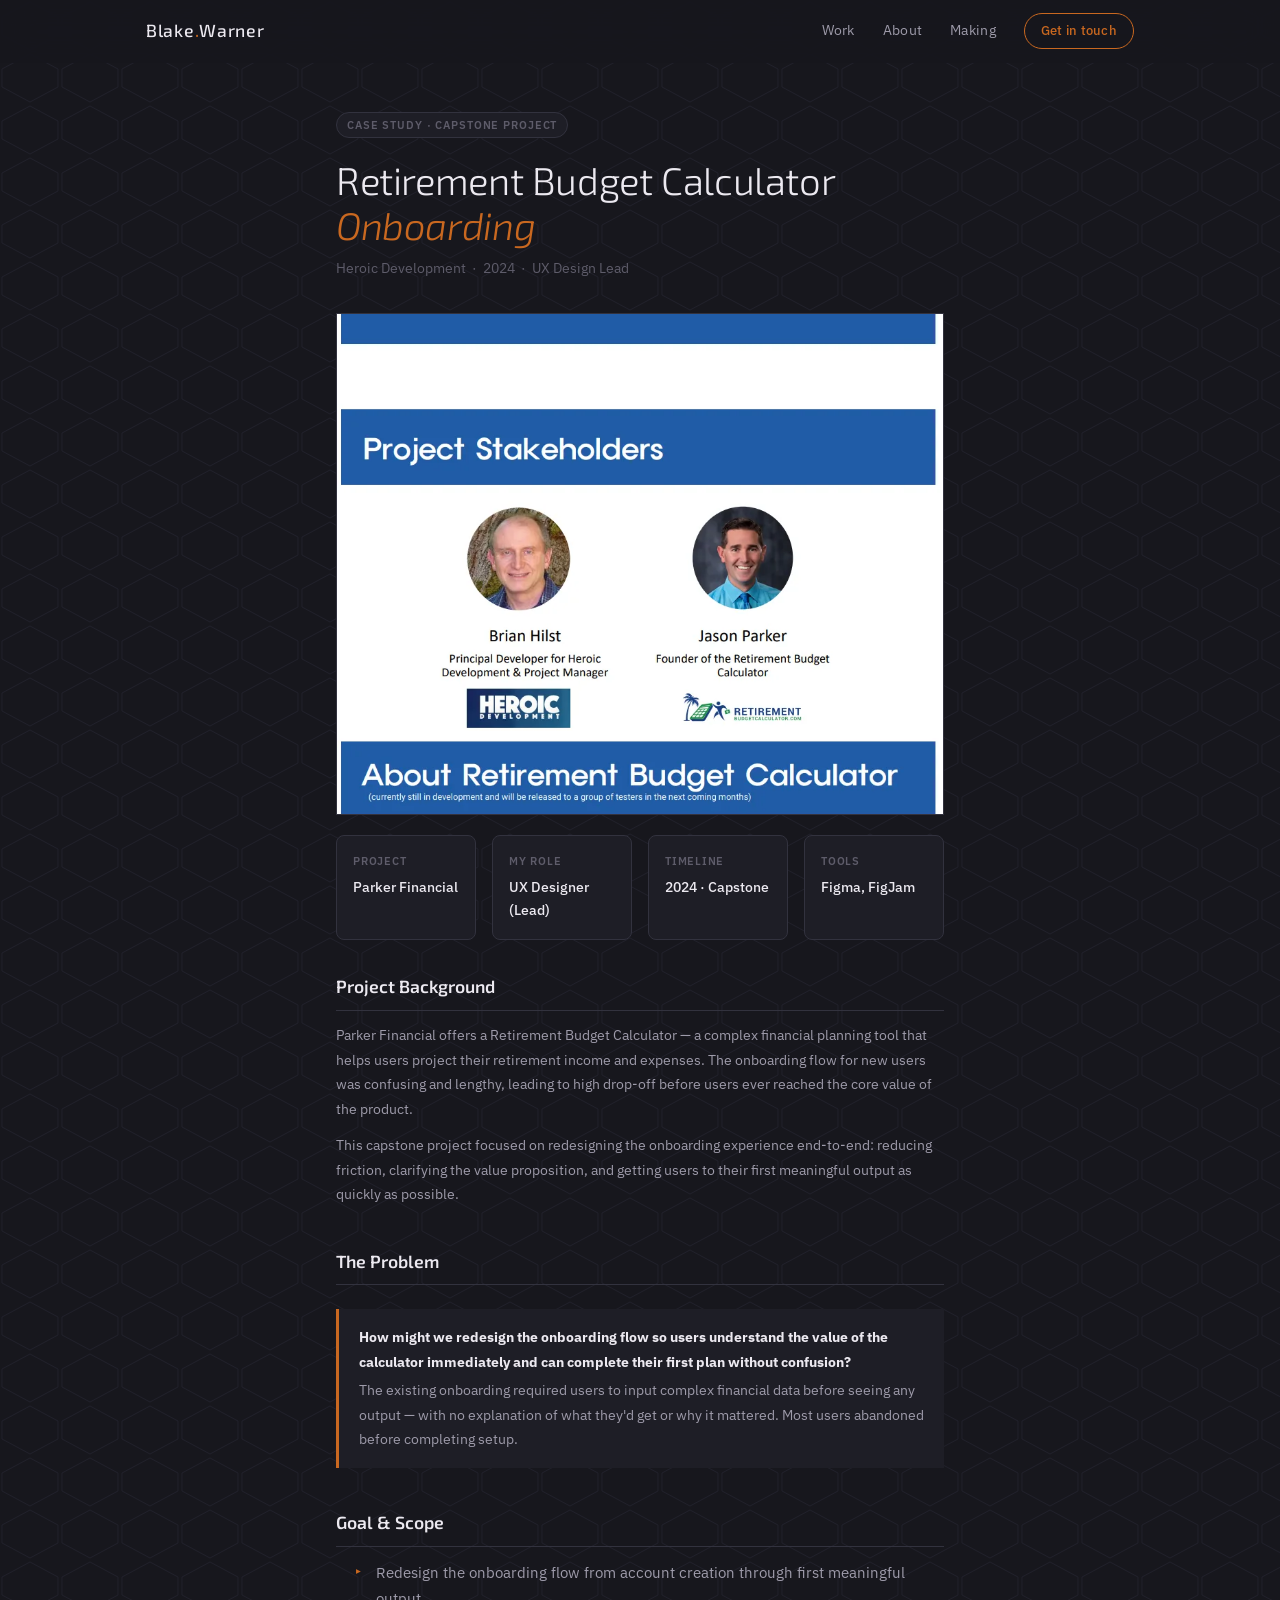
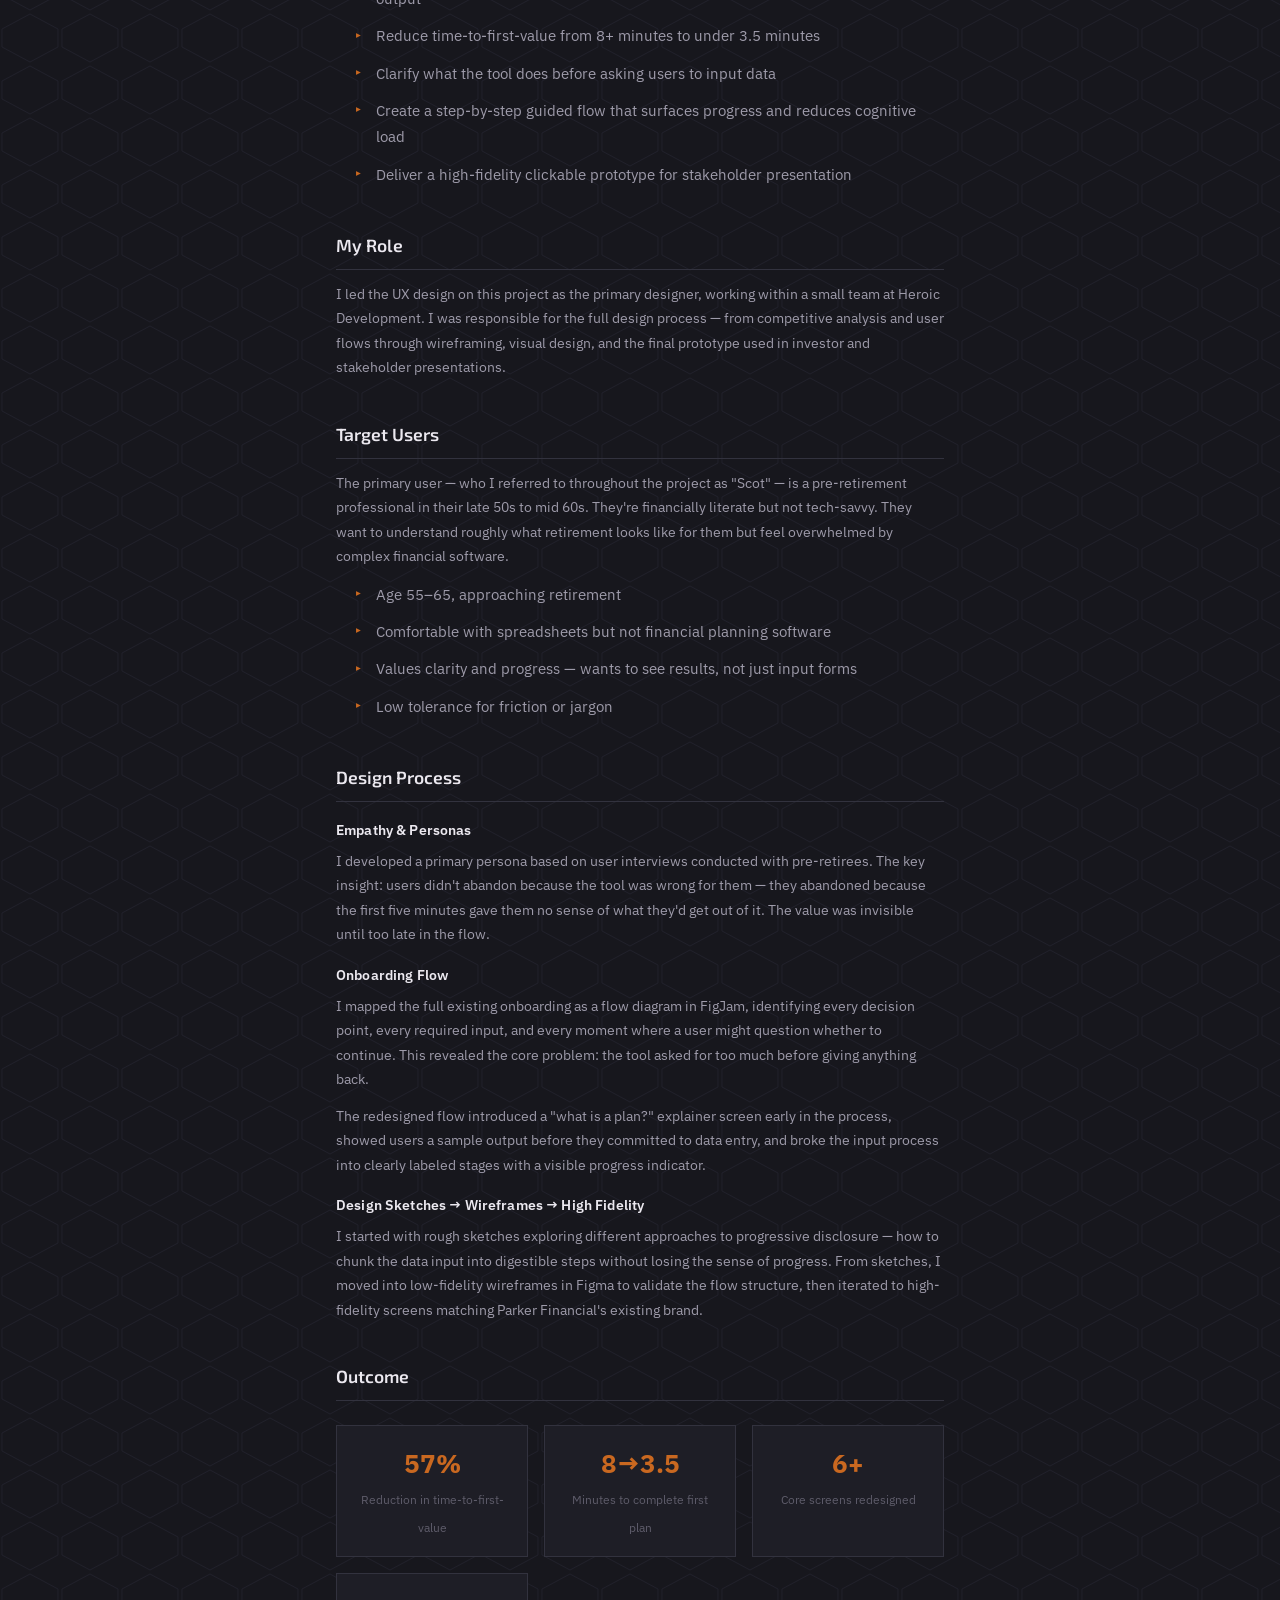
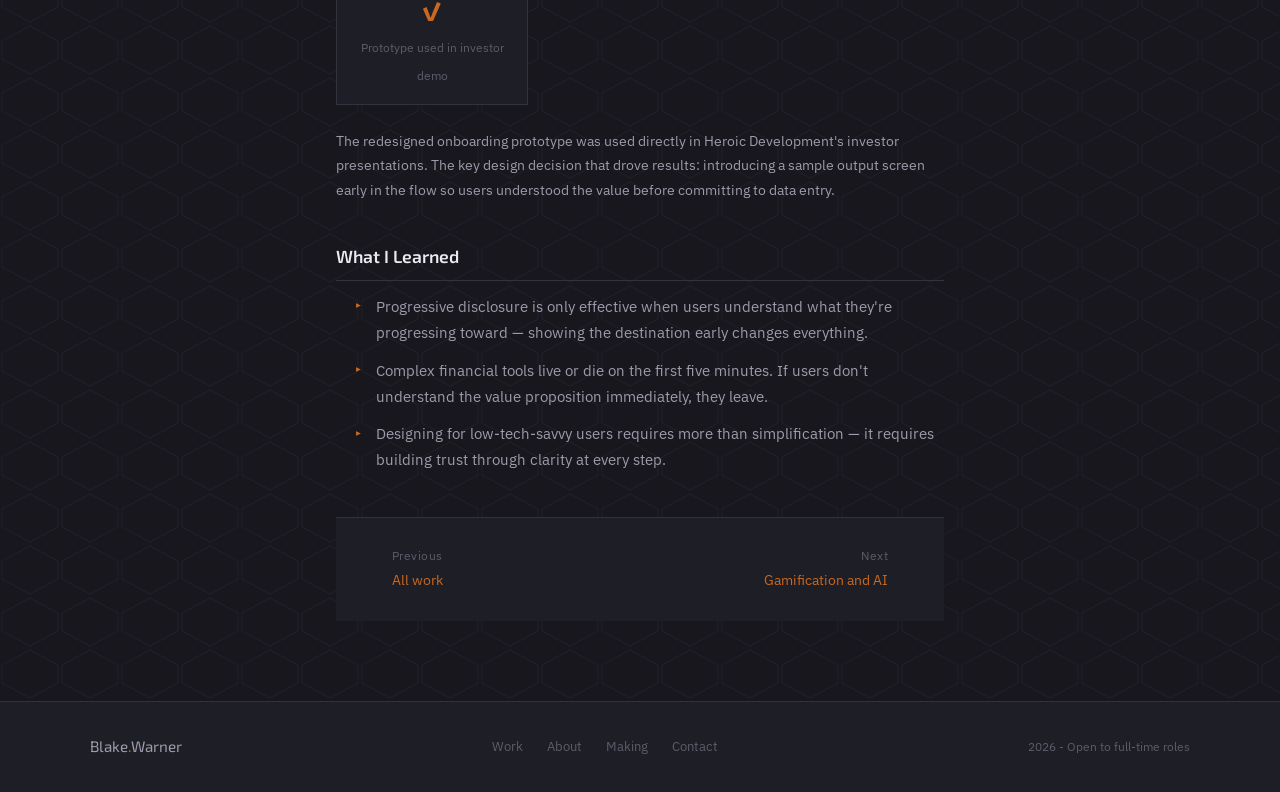
<file: case-onboarding.html>
<!DOCTYPE html>
<html lang="en">
<head>
  <meta charset="UTF-8">
  <meta name="viewport" content="width=device-width, initial-scale=1.0">
  <title>Retirement Budget Calculator Onboarding - Blake Warner</title>
  <link rel="stylesheet" href="css/style.css">
  <style>
    .cs-hero-img { width:100%; max-height:480px; object-fit:cover; object-position:center top; display:block; border-radius:var(--r-lg,10px); margin-bottom:2.5rem; }
    .cs-section { margin-bottom:2.5rem; }
    .cs-section h2 { font-size:1.1rem; font-weight:600; color:var(--txt); margin-bottom:0.75rem; padding-bottom:0.5rem; border-bottom:1px solid var(--line); }
    .cs-section h3 { font-size:0.9rem; font-weight:600; color:var(--txt); margin:1rem 0 0.4rem; }
    .cs-section p { font-size:0.875rem; color:var(--txt2); line-height:1.75; margin-bottom:0.75rem; }
    .cs-section ul { font-size:0.875rem; color:var(--txt2); line-height:1.75; padding-left:1.25rem; margin-bottom:0.75rem; }
    .cs-section ul li { margin-bottom:0.25rem; }
    .cs-meta-grid { display:grid; grid-template-columns:repeat(auto-fit,minmax(140px,1fr)); gap:1rem; margin-bottom:2rem; }
    .cs-meta-card { background:var(--bg2); border:1px solid var(--line); border-radius:var(--r-md,8px); padding:1rem; }
    .cs-meta-label { font-size:0.7rem; font-weight:600; text-transform:uppercase; letter-spacing:0.07em; color:var(--txt3); margin-bottom:0.3rem; }
    .cs-meta-val { font-size:0.875rem; color:var(--txt); font-weight:500; }
    .cs-callout { background:var(--bg2); border-left:3px solid var(--orange,#f97316); border-radius:0 var(--r-md) var(--r-md) 0; padding:1rem 1.25rem; margin:1.5rem 0; font-size:0.875rem; color:var(--txt2); line-height:1.75; }
    .cs-callout strong { color:var(--txt); display:block; margin-bottom:0.25rem; }
    .cs-outcome-grid { display:grid; grid-template-columns:repeat(auto-fit,minmax(160px,1fr)); gap:1rem; margin:1.5rem 0; }
    .cs-outcome { background:var(--bg2); border:1px solid var(--line); border-radius:var(--r-md); padding:1rem 1.25rem; text-align:center; }
    .cs-outcome-num { font-size:1.6rem; font-weight:700; color:var(--orange,#f97316); display:block; }
    .cs-outcome-label { font-size:0.75rem; color:var(--txt3); margin-top:0.25rem; }
    .cs-img-block { width:100%; border-radius:var(--r-md); margin:1.25rem 0; overflow:hidden; border:1px solid var(--line); }
    .cs-img-block img { width:100%; display:block; }
    .cs-tag { display:inline-block; font-size:0.68rem; font-weight:600; text-transform:uppercase; letter-spacing:0.08em; background:var(--bg2); border:1px solid var(--line); border-radius:100px; padding:3px 10px; color:var(--txt3); margin-bottom:1.25rem; }
  </style>
</head>
<body>
<nav class="nav">
  <div class="nav-inner">
    <a href="index.html" class="nav-logo">Blake<span>.</span>Warner</a>
    <button class="nav-toggle" aria-label="Toggle menu"><span></span><span></span><span></span></button>
    <div class="nav-links">
      <a href="work.html">Work</a>
      <a href="about.html">About</a>
      <a href="making.html">Making</a>
      <a href="contact.html" class="nav-cta">Get in touch</a>
    </div>
  </div>
</nav>
<main class="page">
  <div class="case-body reveal">

    <span class="cs-tag">Case Study · Capstone Project</span>
    <h1 class="s-title" style="margin-bottom:0.5rem">Retirement Budget Calculator <em>Onboarding</em></h1>
    <p style="color:var(--txt3);font-size:0.9rem;margin-bottom:2rem">Heroic Development &nbsp;·&nbsp; 2024 &nbsp;·&nbsp; UX Design Lead</p>

    <div class="cs-img-block">
      <img src="webp-Portfolio-images/budget-consulting-ux-case-study_compressed.webp" alt="Retirement Budget Calculator Onboarding case study full walkthrough" style="object-fit:cover;max-height:500px;object-position:center 20%;">
    </div>

    <div class="cs-meta-grid">
      <div class="cs-meta-card"><div class="cs-meta-label">Project</div><div class="cs-meta-val">Parker Financial</div></div>
      <div class="cs-meta-card"><div class="cs-meta-label">My Role</div><div class="cs-meta-val">UX Designer (Lead)</div></div>
      <div class="cs-meta-card"><div class="cs-meta-label">Timeline</div><div class="cs-meta-val">2024 · Capstone</div></div>
      <div class="cs-meta-card"><div class="cs-meta-label">Tools</div><div class="cs-meta-val">Figma, FigJam</div></div>
    </div>

    <div class="cs-section">
      <h2>Project Background</h2>
      <p>Parker Financial offers a Retirement Budget Calculator — a complex financial planning tool that helps users project their retirement income and expenses. The onboarding flow for new users was confusing and lengthy, leading to high drop-off before users ever reached the core value of the product.</p>
      <p>This capstone project focused on redesigning the onboarding experience end-to-end: reducing friction, clarifying the value proposition, and getting users to their first meaningful output as quickly as possible.</p>
    </div>

    <div class="cs-section">
      <h2>The Problem</h2>
      <div class="cs-callout">
        <strong>How might we redesign the onboarding flow so users understand the value of the calculator immediately and can complete their first plan without confusion?</strong>
        The existing onboarding required users to input complex financial data before seeing any output — with no explanation of what they'd get or why it mattered. Most users abandoned before completing setup.
      </div>
    </div>

    <div class="cs-section">
      <h2>Goal &amp; Scope</h2>
      <ul>
        <li>Redesign the onboarding flow from account creation through first meaningful output</li>
        <li>Reduce time-to-first-value from 8+ minutes to under 3.5 minutes</li>
        <li>Clarify what the tool does before asking users to input data</li>
        <li>Create a step-by-step guided flow that surfaces progress and reduces cognitive load</li>
        <li>Deliver a high-fidelity clickable prototype for stakeholder presentation</li>
      </ul>
    </div>

    <div class="cs-section">
      <h2>My Role</h2>
      <p>I led the UX design on this project as the primary designer, working within a small team at Heroic Development. I was responsible for the full design process — from competitive analysis and user flows through wireframing, visual design, and the final prototype used in investor and stakeholder presentations.</p>
    </div>

    <div class="cs-section">
      <h2>Target Users</h2>
      <p>The primary user — who I referred to throughout the project as "Scot" — is a pre-retirement professional in their late 50s to mid 60s. They're financially literate but not tech-savvy. They want to understand roughly what retirement looks like for them but feel overwhelmed by complex financial software.</p>
      <ul>
        <li>Age 55–65, approaching retirement</li>
        <li>Comfortable with spreadsheets but not financial planning software</li>
        <li>Values clarity and progress — wants to see results, not just input forms</li>
        <li>Low tolerance for friction or jargon</li>
      </ul>
    </div>

    <div class="cs-section">
      <h2>Design Process</h2>
      <h3>Empathy &amp; Personas</h3>
      <p>I developed a primary persona based on user interviews conducted with pre-retirees. The key insight: users didn't abandon because the tool was wrong for them — they abandoned because the first five minutes gave them no sense of what they'd get out of it. The value was invisible until too late in the flow.</p>

      <h3>Onboarding Flow</h3>
      <p>I mapped the full existing onboarding as a flow diagram in FigJam, identifying every decision point, every required input, and every moment where a user might question whether to continue. This revealed the core problem: the tool asked for too much before giving anything back.</p>
      <p>The redesigned flow introduced a "what is a plan?" explainer screen early in the process, showed users a sample output before they committed to data entry, and broke the input process into clearly labeled stages with a visible progress indicator.</p>

      <h3>Design Sketches → Wireframes → High Fidelity</h3>
      <p>I started with rough sketches exploring different approaches to progressive disclosure — how to chunk the data input into digestible steps without losing the sense of progress. From sketches, I moved into low-fidelity wireframes in Figma to validate the flow structure, then iterated to high-fidelity screens matching Parker Financial's existing brand.</p>
    </div>

    <div class="cs-section">
      <h2>Outcome</h2>
      <div class="cs-outcome-grid">
        <div class="cs-outcome"><span class="cs-outcome-num">57%</span><span class="cs-outcome-label">Reduction in time-to-first-value</span></div>
        <div class="cs-outcome"><span class="cs-outcome-num">8→3.5</span><span class="cs-outcome-label">Minutes to complete first plan</span></div>
        <div class="cs-outcome"><span class="cs-outcome-num">6+</span><span class="cs-outcome-label">Core screens redesigned</span></div>
        <div class="cs-outcome"><span class="cs-outcome-num">✓</span><span class="cs-outcome-label">Prototype used in investor demo</span></div>
      </div>
      <p>The redesigned onboarding prototype was used directly in Heroic Development's investor presentations. The key design decision that drove results: introducing a sample output screen early in the flow so users understood the value before committing to data entry.</p>
    </div>

    <div class="cs-section">
      <h2>What I Learned</h2>
      <ul>
        <li>Progressive disclosure is only effective when users understand what they're progressing toward — showing the destination early changes everything.</li>
        <li>Complex financial tools live or die on the first five minutes. If users don't understand the value proposition immediately, they leave.</li>
        <li>Designing for low-tech-savvy users requires more than simplification — it requires building trust through clarity at every step.</li>
      </ul>
    </div>

    <div class="case-nav">
      <div class="case-nav-link">
        <span class="case-nav-label">Previous</span>
        <a href="work.html" class="case-nav-title">All work</a>
      </div>
      <div class="case-nav-link" style="text-align:right">
        <span class="case-nav-label">Next</span>
        <a href="case-gamification.html" class="case-nav-title">Gamification and AI</a>
      </div>
    </div>

  </div>
</main>
<footer class="footer">
  <div class="footer-inner">
    <span class="footer-brand">Blake<span>.</span>Warner</span>
    <div class="footer-links">
      <a href="work.html">Work</a>
      <a href="about.html">About</a>
      <a href="making.html">Making</a>
      <a href="contact.html">Contact</a>
    </div>
    <span class="footer-copy">2026 - Open to full-time roles</span>
  </div>
</footer>
<script src="js/main.js"></script>
</body>
</html>
</file>
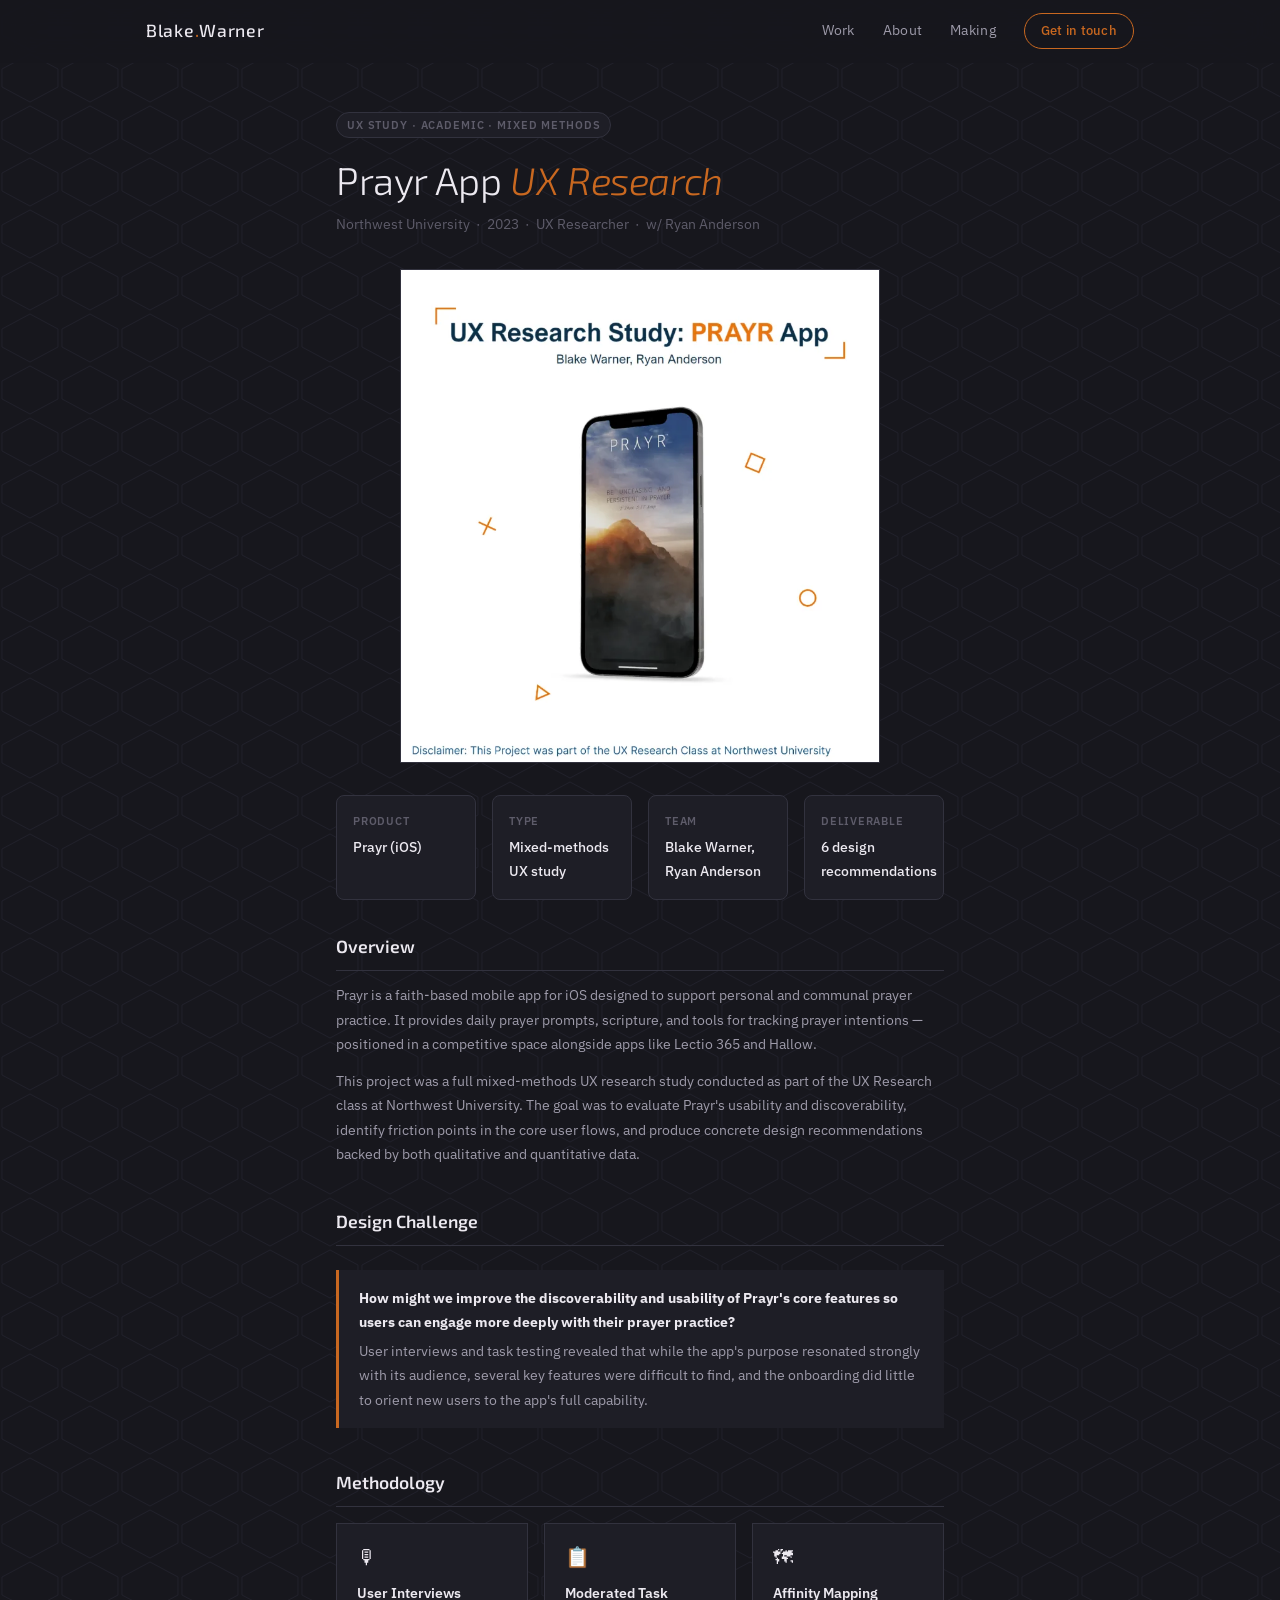
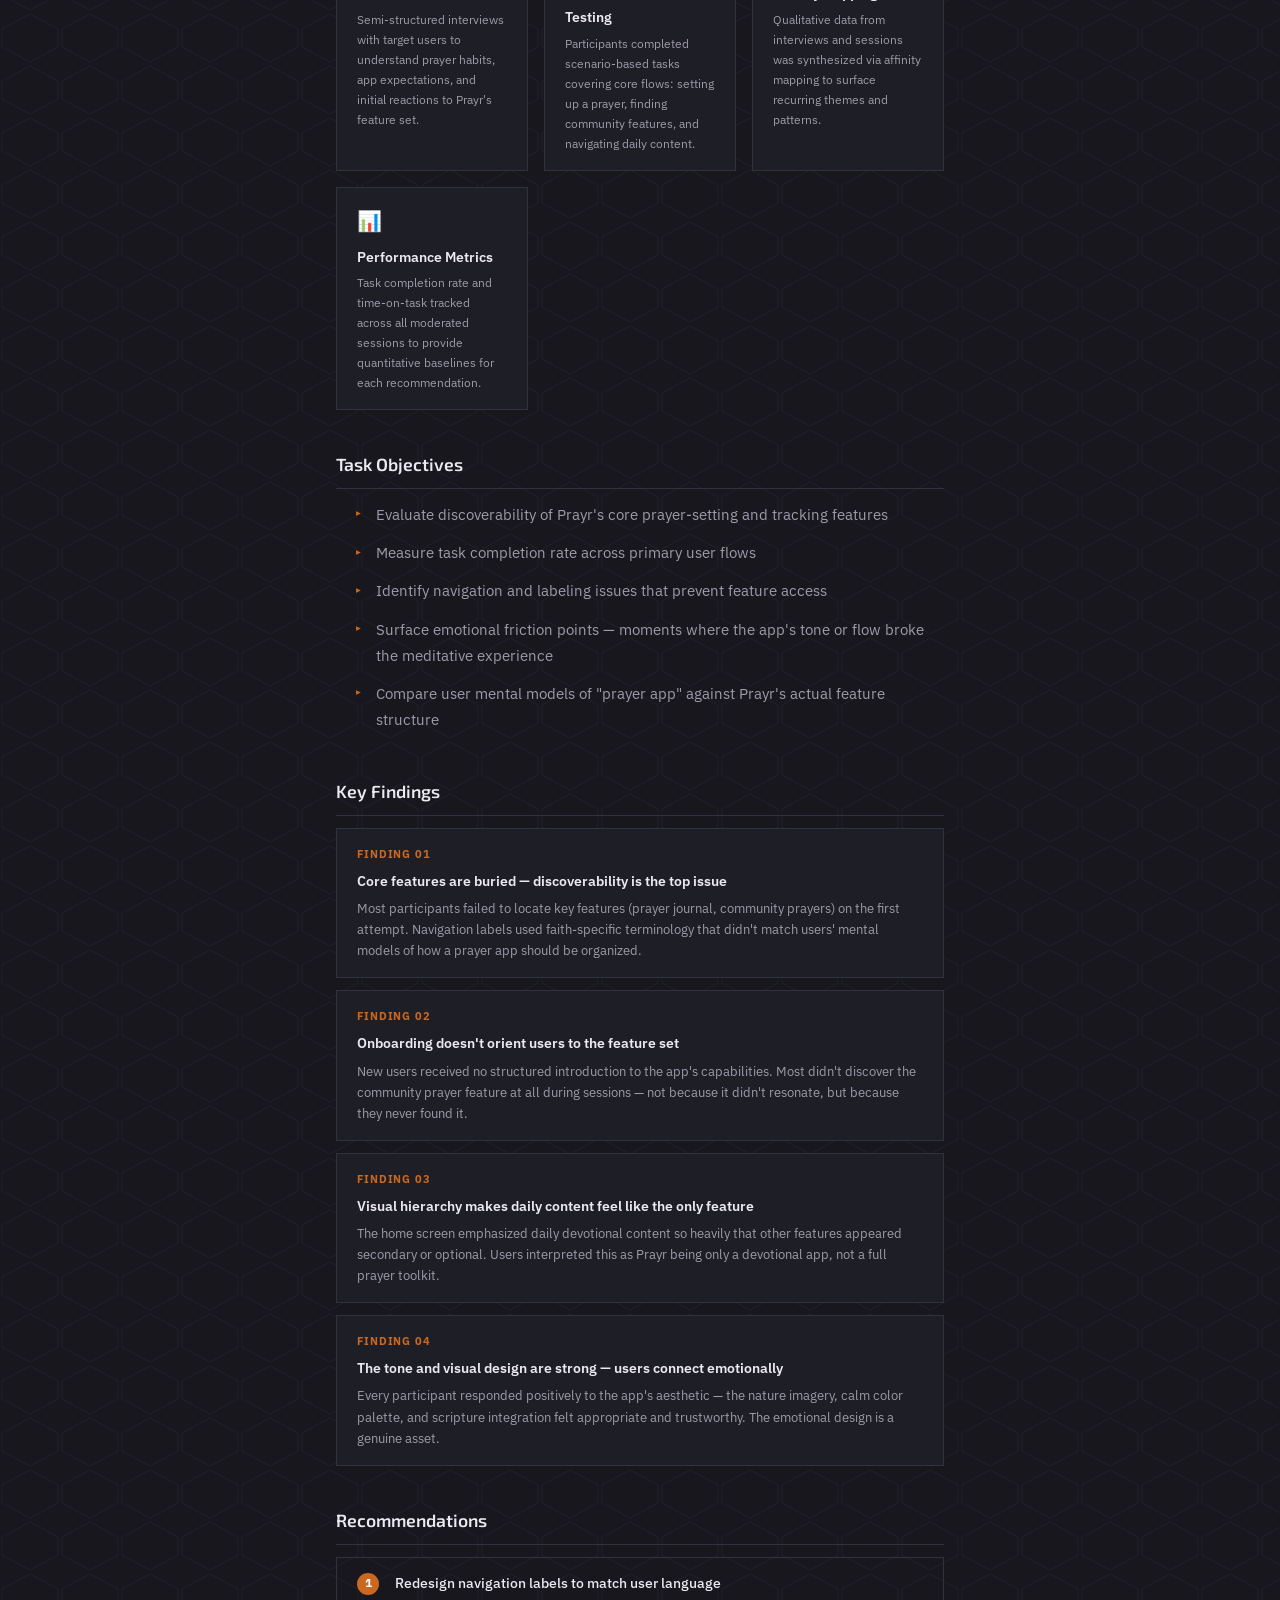
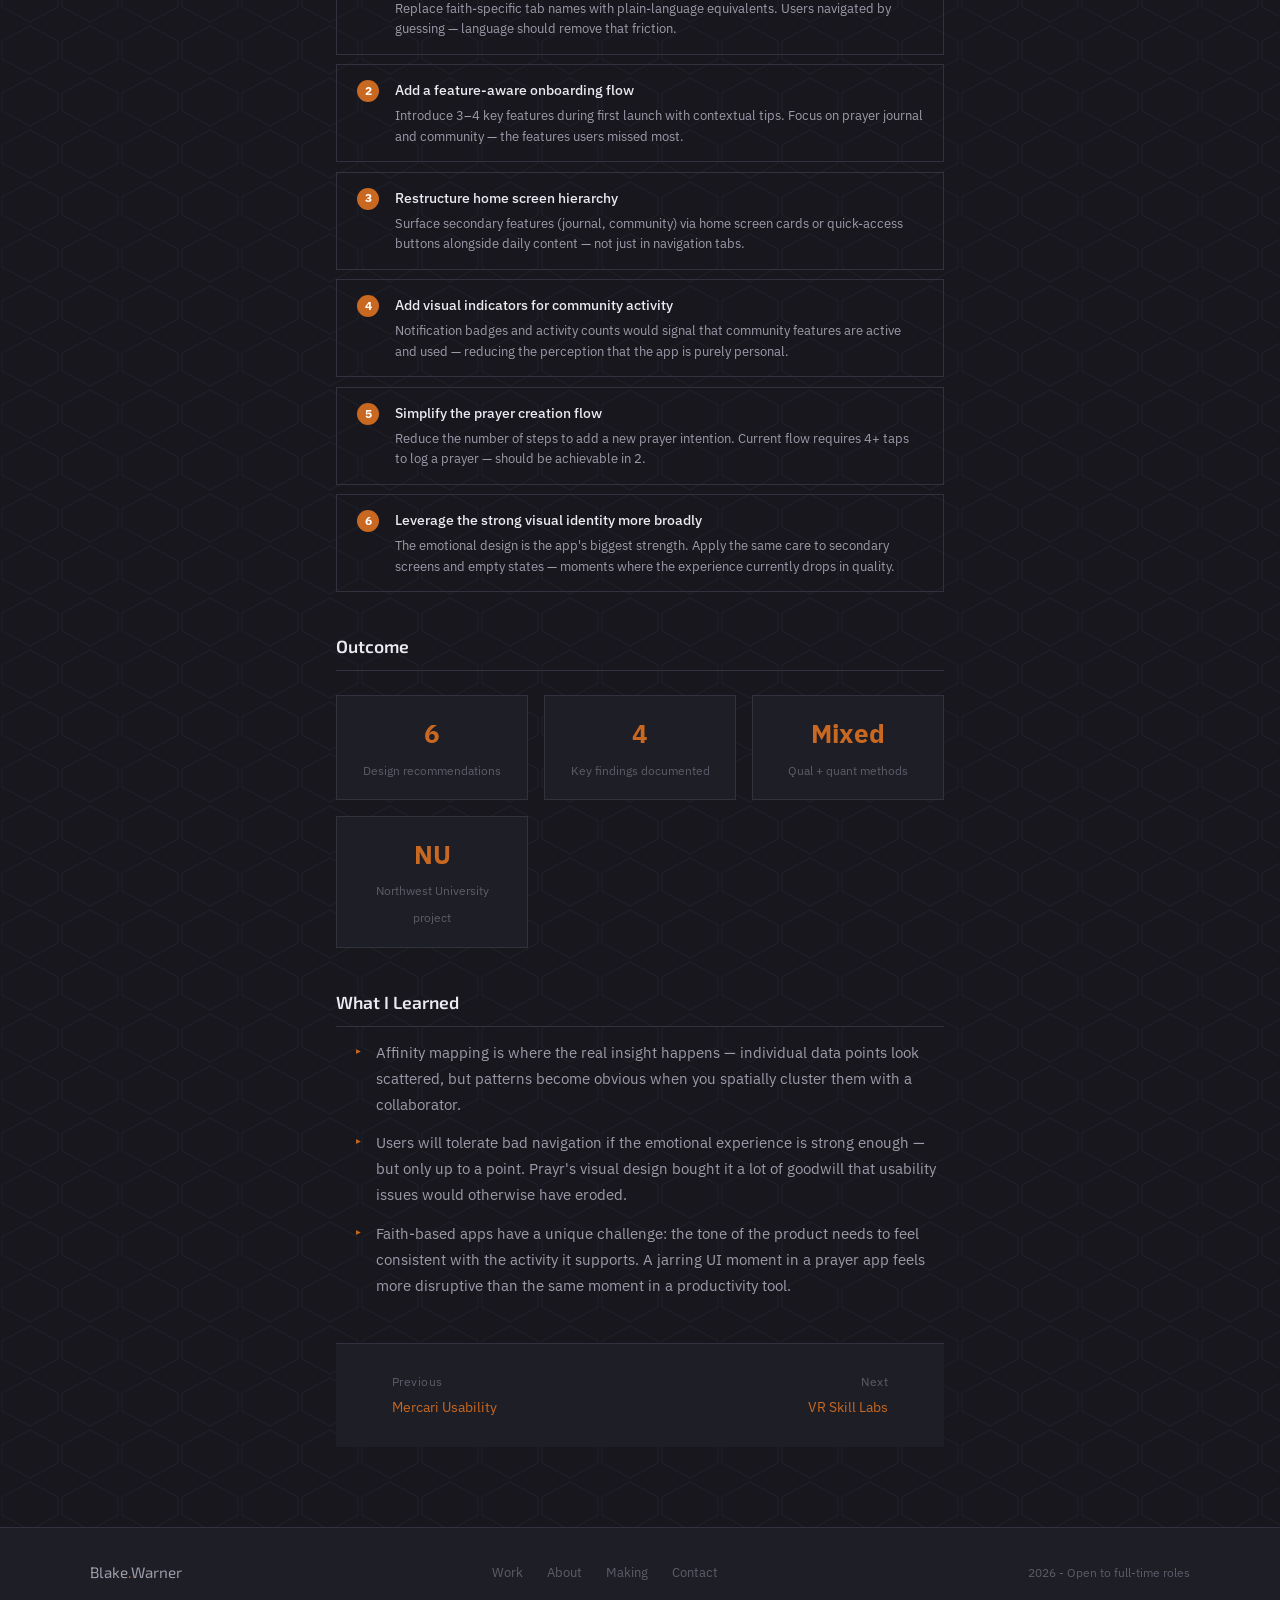
<file: case-prayr.html>
<!DOCTYPE html>
<html lang="en">
<head>
  <meta charset="UTF-8">
  <meta name="viewport" content="width=device-width, initial-scale=1.0">
  <title>Prayr App UX Research - Blake Warner</title>
  <link rel="stylesheet" href="css/style.css">
  <style>
    .cs-section { margin-bottom:2.5rem; }
    .cs-section h2 { font-size:1.1rem; font-weight:600; color:var(--txt); margin-bottom:0.75rem; padding-bottom:0.5rem; border-bottom:1px solid var(--line); }
    .cs-section h3 { font-size:0.9rem; font-weight:600; color:var(--txt); margin:1rem 0 0.4rem; }
    .cs-section p { font-size:0.875rem; color:var(--txt2); line-height:1.75; margin-bottom:0.75rem; }
    .cs-section ul { font-size:0.875rem; color:var(--txt2); line-height:1.75; padding-left:1.25rem; margin-bottom:0.75rem; }
    .cs-section ul li { margin-bottom:0.3rem; }
    .cs-meta-grid { display:grid; grid-template-columns:repeat(auto-fit,minmax(140px,1fr)); gap:1rem; margin-bottom:2rem; }
    .cs-meta-card { background:var(--bg2); border:1px solid var(--line); border-radius:var(--r-md,8px); padding:1rem; }
    .cs-meta-label { font-size:0.7rem; font-weight:600; text-transform:uppercase; letter-spacing:0.07em; color:var(--txt3); margin-bottom:0.3rem; }
    .cs-meta-val { font-size:0.875rem; color:var(--txt); font-weight:500; }
    .cs-callout { background:var(--bg2); border-left:3px solid var(--orange,#f97316); border-radius:0 var(--r-md) var(--r-md) 0; padding:1rem 1.25rem; margin:1.5rem 0; font-size:0.875rem; color:var(--txt2); line-height:1.75; }
    .cs-callout strong { color:var(--txt); display:block; margin-bottom:0.25rem; }
    .cs-outcome-grid { display:grid; grid-template-columns:repeat(auto-fit,minmax(150px,1fr)); gap:1rem; margin:1.5rem 0; }
    .cs-outcome { background:var(--bg2); border:1px solid var(--line); border-radius:var(--r-md); padding:1rem 1.25rem; text-align:center; }
    .cs-outcome-num { font-size:1.6rem; font-weight:700; color:var(--orange,#f97316); display:block; }
    .cs-outcome-label { font-size:0.75rem; color:var(--txt3); margin-top:0.25rem; }
    .cs-img-block { width:100%; border-radius:var(--r-md); margin:1.25rem 0; overflow:hidden; border:1px solid var(--line); }
    .cs-img-block img { width:100%; display:block; }
    .cs-tag { display:inline-block; font-size:0.68rem; font-weight:600; text-transform:uppercase; letter-spacing:0.08em; background:var(--bg2); border:1px solid var(--line); border-radius:100px; padding:3px 10px; color:var(--txt3); margin-bottom:1.25rem; }
    .cs-finding { background:var(--bg2); border:1px solid var(--line); border-radius:var(--r-md); padding:1rem 1.25rem; margin-bottom:0.75rem; }
    .cs-finding-num { font-size:0.7rem; font-weight:700; text-transform:uppercase; letter-spacing:0.08em; color:var(--orange,#f97316); margin-bottom:0.3rem; }
    .cs-finding-title { font-size:0.9rem; font-weight:600; color:var(--txt); margin-bottom:0.3rem; }
    .cs-finding-desc { font-size:0.8rem; color:var(--txt2); line-height:1.65; }
    .cs-method-grid { display:grid; grid-template-columns:repeat(auto-fit,minmax(180px,1fr)); gap:1rem; margin:1rem 0; }
    .cs-method-card { background:var(--bg2); border:1px solid var(--line); border-radius:var(--r-md); padding:1rem 1.25rem; }
    .cs-method-icon { font-size:1.25rem; margin-bottom:0.5rem; }
    .cs-method-title { font-size:0.875rem; font-weight:600; color:var(--txt); margin-bottom:0.25rem; }
    .cs-method-desc { font-size:0.78rem; color:var(--txt2); line-height:1.6; }
    .cs-rec-item { border:1px solid var(--line); border-radius:var(--r-md); padding:0.875rem 1.25rem; margin-bottom:0.6rem; display:flex; gap:1rem; align-items:flex-start; }
    .cs-rec-num { background:var(--orange,#f97316); color:#fff; font-size:0.75rem; font-weight:700; border-radius:50%; width:22px; height:22px; display:flex; align-items:center; justify-content:center; flex-shrink:0; margin-top:1px; }
    .cs-rec-body .cs-rec-title { font-size:0.875rem; font-weight:500; color:var(--txt); margin-bottom:0.2rem; }
    .cs-rec-body .cs-rec-desc { font-size:0.8rem; color:var(--txt2); line-height:1.6; }
  </style>
</head>
<body>
<nav class="nav">
  <div class="nav-inner">
    <a href="index.html" class="nav-logo">Blake<span>.</span>Warner</a>
    <button class="nav-toggle" aria-label="Toggle menu"><span></span><span></span><span></span></button>
    <div class="nav-links">
      <a href="work.html">Work</a>
      <a href="about.html">About</a>
      <a href="making.html">Making</a>
      <a href="contact.html" class="nav-cta">Get in touch</a>
    </div>
  </div>
</nav>
<main class="page">
  <div class="case-body reveal">

    <span class="cs-tag">UX Study · Academic · Mixed Methods</span>
    <h1 class="s-title" style="margin-bottom:0.5rem">Prayr App <em>UX Research</em></h1>
    <p style="color:var(--txt3);font-size:0.9rem;margin-bottom:2rem">Northwest University &nbsp;·&nbsp; 2023 &nbsp;·&nbsp; UX Researcher &nbsp;·&nbsp; w/ Ryan Anderson</p>

    <div class="cs-img-block" style="max-width:480px;margin:0 auto 2rem;">
      <img src="webp-Portfolio-images/prayr-app-ux-research-cover_compressed.webp" alt="Prayr App UX Research Study cover" style="object-fit:cover;">
    </div>

    <div class="cs-meta-grid">
      <div class="cs-meta-card"><div class="cs-meta-label">Product</div><div class="cs-meta-val">Prayr (iOS)</div></div>
      <div class="cs-meta-card"><div class="cs-meta-label">Type</div><div class="cs-meta-val">Mixed-methods UX study</div></div>
      <div class="cs-meta-card"><div class="cs-meta-label">Team</div><div class="cs-meta-val">Blake Warner, Ryan Anderson</div></div>
      <div class="cs-meta-card"><div class="cs-meta-label">Deliverable</div><div class="cs-meta-val">6 design recommendations</div></div>
    </div>

    <div class="cs-section">
      <h2>Overview</h2>
      <p>Prayr is a faith-based mobile app for iOS designed to support personal and communal prayer practice. It provides daily prayer prompts, scripture, and tools for tracking prayer intentions — positioned in a competitive space alongside apps like Lectio 365 and Hallow.</p>
      <p>This project was a full mixed-methods UX research study conducted as part of the UX Research class at Northwest University. The goal was to evaluate Prayr's usability and discoverability, identify friction points in the core user flows, and produce concrete design recommendations backed by both qualitative and quantitative data.</p>
    </div>

    <div class="cs-section">
      <h2>Design Challenge</h2>
      <div class="cs-callout">
        <strong>How might we improve the discoverability and usability of Prayr's core features so users can engage more deeply with their prayer practice?</strong>
        User interviews and task testing revealed that while the app's purpose resonated strongly with its audience, several key features were difficult to find, and the onboarding did little to orient new users to the app's full capability.
      </div>
    </div>

    <div class="cs-section">
      <h2>Methodology</h2>
      <div class="cs-method-grid">
        <div class="cs-method-card">
          <div class="cs-method-icon">🎙</div>
          <div class="cs-method-title">User Interviews</div>
          <div class="cs-method-desc">Semi-structured interviews with target users to understand prayer habits, app expectations, and initial reactions to Prayr's feature set.</div>
        </div>
        <div class="cs-method-card">
          <div class="cs-method-icon">📋</div>
          <div class="cs-method-title">Moderated Task Testing</div>
          <div class="cs-method-desc">Participants completed scenario-based tasks covering core flows: setting up a prayer, finding community features, and navigating daily content.</div>
        </div>
        <div class="cs-method-card">
          <div class="cs-method-icon">🗺</div>
          <div class="cs-method-title">Affinity Mapping</div>
          <div class="cs-method-desc">Qualitative data from interviews and sessions was synthesized via affinity mapping to surface recurring themes and patterns.</div>
        </div>
        <div class="cs-method-card">
          <div class="cs-method-icon">📊</div>
          <div class="cs-method-title">Performance Metrics</div>
          <div class="cs-method-desc">Task completion rate and time-on-task tracked across all moderated sessions to provide quantitative baselines for each recommendation.</div>
        </div>
      </div>
    </div>

    <div class="cs-section">
      <h2>Task Objectives</h2>
      <ul>
        <li>Evaluate discoverability of Prayr's core prayer-setting and tracking features</li>
        <li>Measure task completion rate across primary user flows</li>
        <li>Identify navigation and labeling issues that prevent feature access</li>
        <li>Surface emotional friction points — moments where the app's tone or flow broke the meditative experience</li>
        <li>Compare user mental models of "prayer app" against Prayr's actual feature structure</li>
      </ul>
    </div>

    <div class="cs-section">
      <h2>Key Findings</h2>
      <div class="cs-finding">
        <div class="cs-finding-num">Finding 01</div>
        <div class="cs-finding-title">Core features are buried — discoverability is the top issue</div>
        <div class="cs-finding-desc">Most participants failed to locate key features (prayer journal, community prayers) on the first attempt. Navigation labels used faith-specific terminology that didn't match users' mental models of how a prayer app should be organized.</div>
      </div>
      <div class="cs-finding">
        <div class="cs-finding-num">Finding 02</div>
        <div class="cs-finding-title">Onboarding doesn't orient users to the feature set</div>
        <div class="cs-finding-desc">New users received no structured introduction to the app's capabilities. Most didn't discover the community prayer feature at all during sessions — not because it didn't resonate, but because they never found it.</div>
      </div>
      <div class="cs-finding">
        <div class="cs-finding-num">Finding 03</div>
        <div class="cs-finding-title">Visual hierarchy makes daily content feel like the only feature</div>
        <div class="cs-finding-desc">The home screen emphasized daily devotional content so heavily that other features appeared secondary or optional. Users interpreted this as Prayr being only a devotional app, not a full prayer toolkit.</div>
      </div>
      <div class="cs-finding">
        <div class="cs-finding-num">Finding 04</div>
        <div class="cs-finding-title">The tone and visual design are strong — users connect emotionally</div>
        <div class="cs-finding-desc">Every participant responded positively to the app's aesthetic — the nature imagery, calm color palette, and scripture integration felt appropriate and trustworthy. The emotional design is a genuine asset.</div>
      </div>
    </div>

    <div class="cs-section">
      <h2>Recommendations</h2>
      <div class="cs-rec-item"><div class="cs-rec-num">1</div><div class="cs-rec-body"><div class="cs-rec-title">Redesign navigation labels to match user language</div><div class="cs-rec-desc">Replace faith-specific tab names with plain-language equivalents. Users navigated by guessing — language should remove that friction.</div></div></div>
      <div class="cs-rec-item"><div class="cs-rec-num">2</div><div class="cs-rec-body"><div class="cs-rec-title">Add a feature-aware onboarding flow</div><div class="cs-rec-desc">Introduce 3–4 key features during first launch with contextual tips. Focus on prayer journal and community — the features users missed most.</div></div></div>
      <div class="cs-rec-item"><div class="cs-rec-num">3</div><div class="cs-rec-body"><div class="cs-rec-title">Restructure home screen hierarchy</div><div class="cs-rec-desc">Surface secondary features (journal, community) via home screen cards or quick-access buttons alongside daily content — not just in navigation tabs.</div></div></div>
      <div class="cs-rec-item"><div class="cs-rec-num">4</div><div class="cs-rec-body"><div class="cs-rec-title">Add visual indicators for community activity</div><div class="cs-rec-desc">Notification badges and activity counts would signal that community features are active and used — reducing the perception that the app is purely personal.</div></div></div>
      <div class="cs-rec-item"><div class="cs-rec-num">5</div><div class="cs-rec-body"><div class="cs-rec-title">Simplify the prayer creation flow</div><div class="cs-rec-desc">Reduce the number of steps to add a new prayer intention. Current flow requires 4+ taps to log a prayer — should be achievable in 2.</div></div></div>
      <div class="cs-rec-item"><div class="cs-rec-num">6</div><div class="cs-rec-body"><div class="cs-rec-title">Leverage the strong visual identity more broadly</div><div class="cs-rec-desc">The emotional design is the app's biggest strength. Apply the same care to secondary screens and empty states — moments where the experience currently drops in quality.</div></div></div>
    </div>

    <div class="cs-section">
      <h2>Outcome</h2>
      <div class="cs-outcome-grid">
        <div class="cs-outcome"><span class="cs-outcome-num">6</span><span class="cs-outcome-label">Design recommendations</span></div>
        <div class="cs-outcome"><span class="cs-outcome-num">4</span><span class="cs-outcome-label">Key findings documented</span></div>
        <div class="cs-outcome"><span class="cs-outcome-num">Mixed</span><span class="cs-outcome-label">Qual + quant methods</span></div>
        <div class="cs-outcome"><span class="cs-outcome-num">NU</span><span class="cs-outcome-label">Northwest University project</span></div>
      </div>
    </div>

    <div class="cs-section">
      <h2>What I Learned</h2>
      <ul>
        <li>Affinity mapping is where the real insight happens — individual data points look scattered, but patterns become obvious when you spatially cluster them with a collaborator.</li>
        <li>Users will tolerate bad navigation if the emotional experience is strong enough — but only up to a point. Prayr's visual design bought it a lot of goodwill that usability issues would otherwise have eroded.</li>
        <li>Faith-based apps have a unique challenge: the tone of the product needs to feel consistent with the activity it supports. A jarring UI moment in a prayer app feels more disruptive than the same moment in a productivity tool.</li>
      </ul>
    </div>

    <div class="case-nav">
      <div class="case-nav-link">
        <span class="case-nav-label">Previous</span>
        <a href="case-mercari.html" class="case-nav-title">Mercari Usability</a>
      </div>
      <div class="case-nav-link" style="text-align:right">
        <span class="case-nav-label">Next</span>
        <a href="case-vr.html" class="case-nav-title">VR Skill Labs</a>
      </div>
    </div>

  </div>
</main>
<footer class="footer">
  <div class="footer-inner">
    <span class="footer-brand">Blake<span>.</span>Warner</span>
    <div class="footer-links">
      <a href="work.html">Work</a>
      <a href="about.html">About</a>
      <a href="making.html">Making</a>
      <a href="contact.html">Contact</a>
    </div>
    <span class="footer-copy">2026 - Open to full-time roles</span>
  </div>
</footer>
<script src="js/main.js"></script>
</body>
</html>
</file>
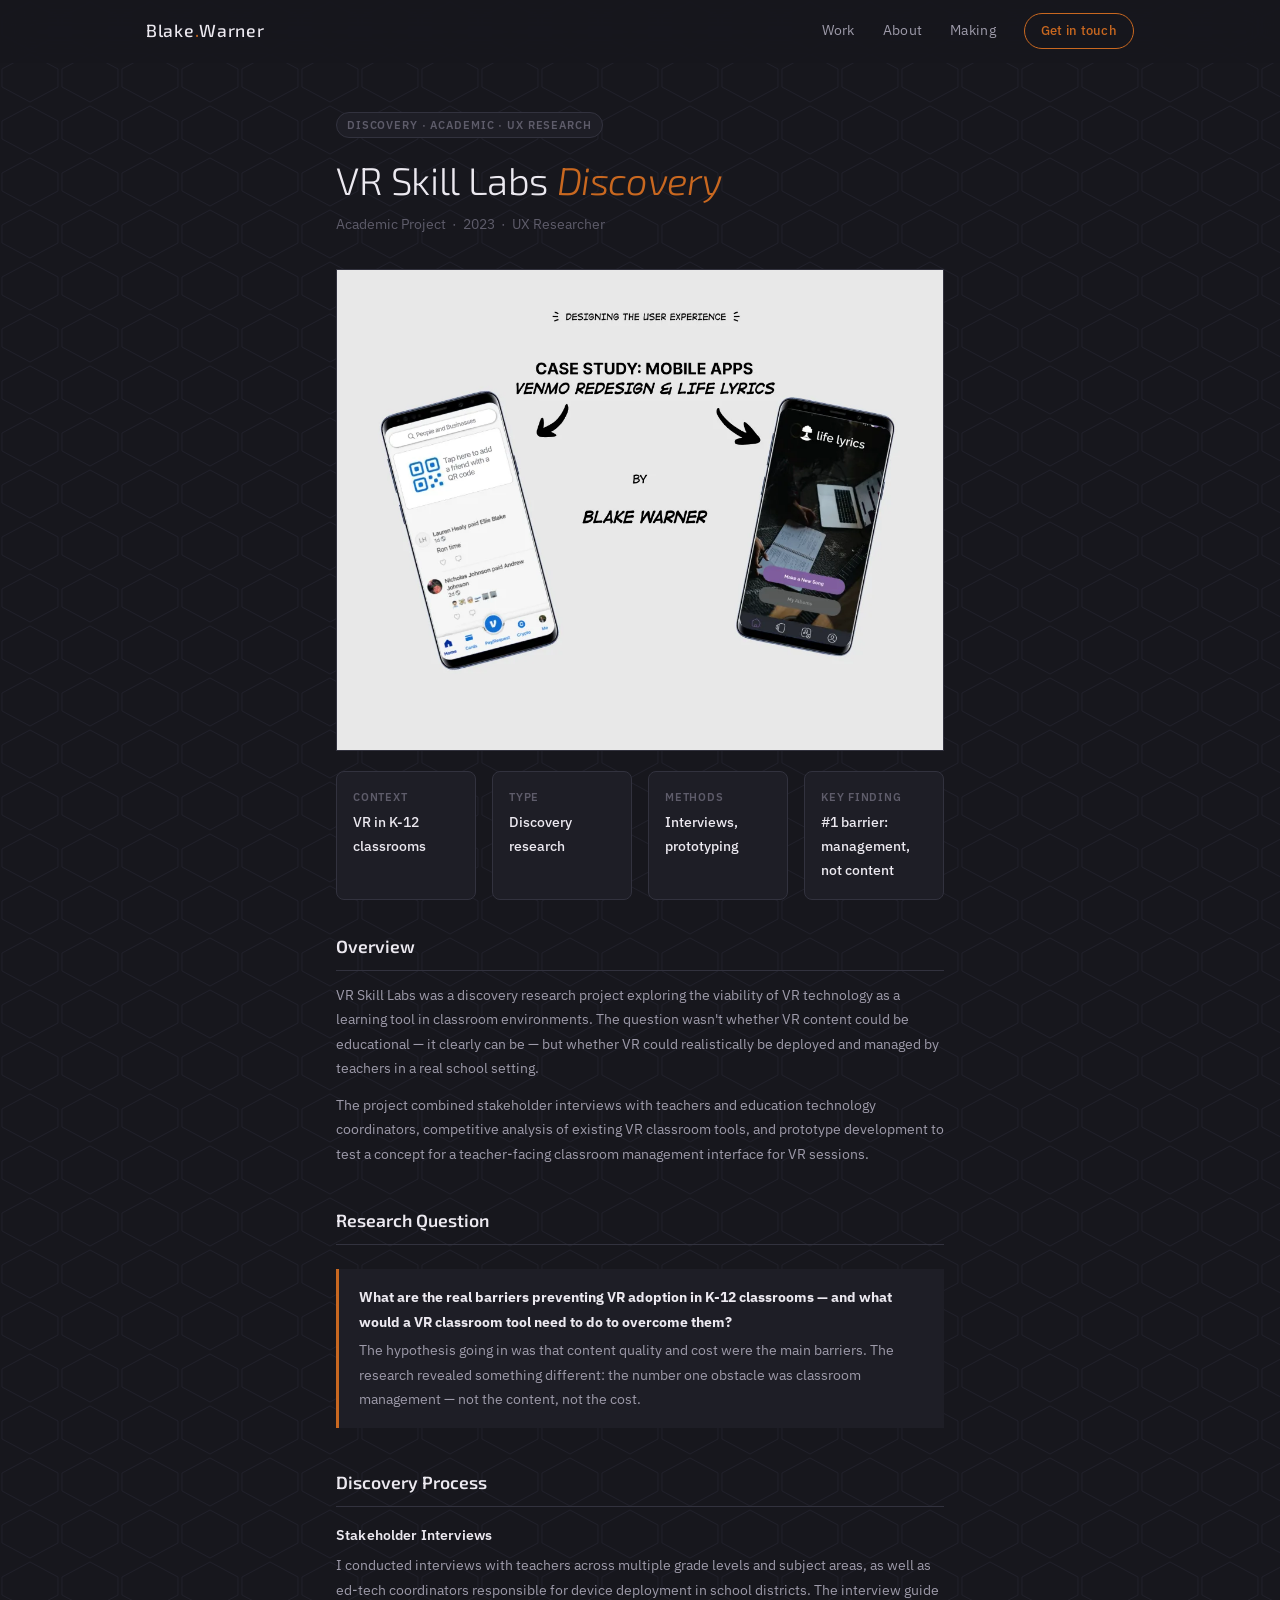
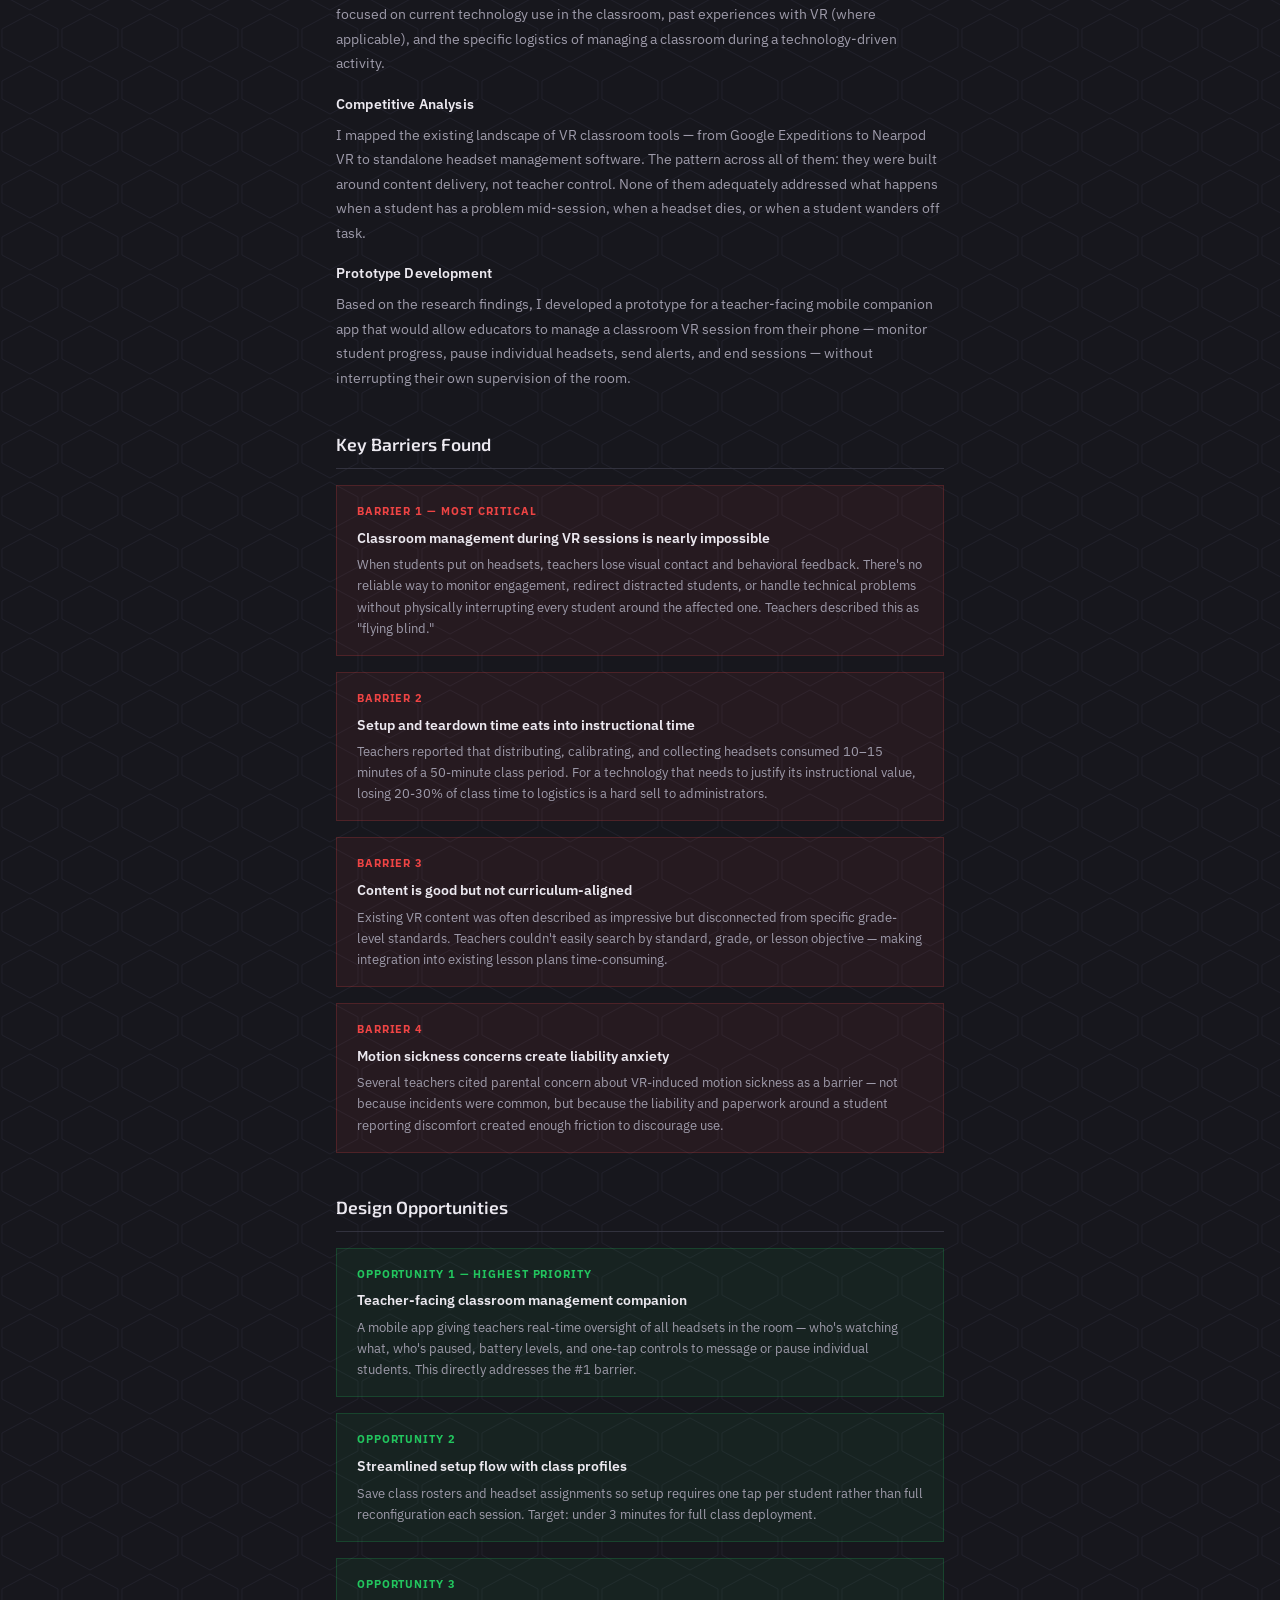
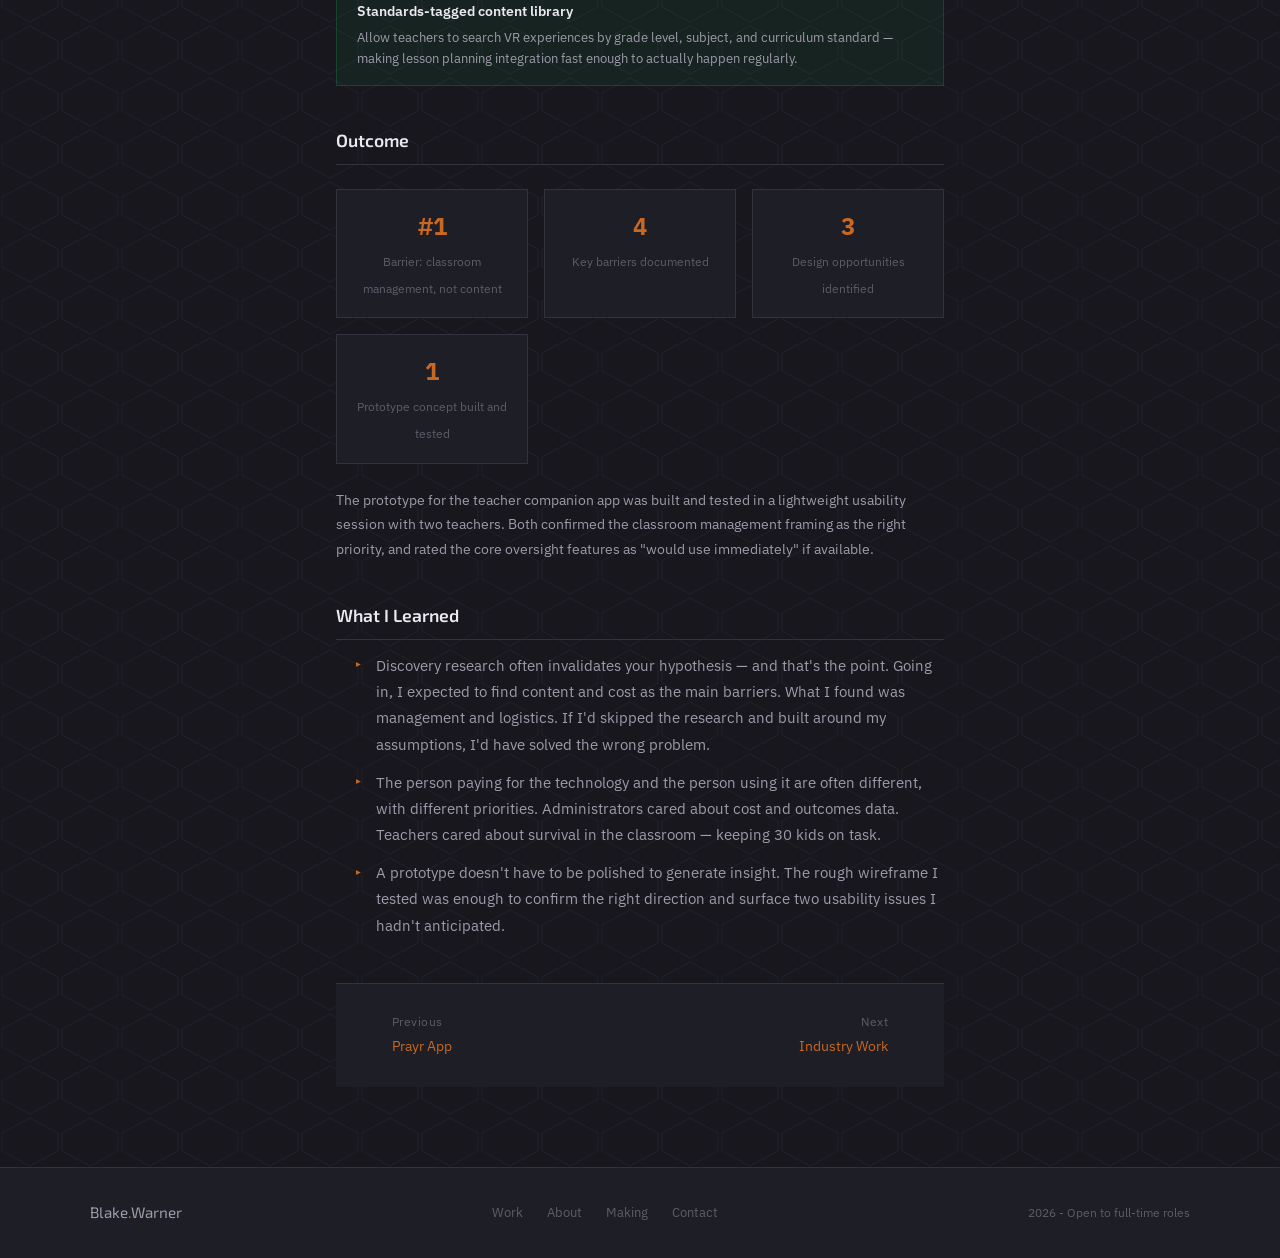
<file: case-vr.html>
<!DOCTYPE html>
<html lang="en">
<head>
  <meta charset="UTF-8">
  <meta name="viewport" content="width=device-width, initial-scale=1.0">
  <title>VR Skill Labs Discovery - Blake Warner</title>
  <link rel="stylesheet" href="css/style.css">
  <style>
    .cs-section { margin-bottom:2.5rem; }
    .cs-section h2 { font-size:1.1rem; font-weight:600; color:var(--txt); margin-bottom:0.75rem; padding-bottom:0.5rem; border-bottom:1px solid var(--line); }
    .cs-section h3 { font-size:0.9rem; font-weight:600; color:var(--txt); margin:1rem 0 0.4rem; }
    .cs-section p { font-size:0.875rem; color:var(--txt2); line-height:1.75; margin-bottom:0.75rem; }
    .cs-section ul { font-size:0.875rem; color:var(--txt2); line-height:1.75; padding-left:1.25rem; margin-bottom:0.75rem; }
    .cs-section ul li { margin-bottom:0.3rem; }
    .cs-meta-grid { display:grid; grid-template-columns:repeat(auto-fit,minmax(140px,1fr)); gap:1rem; margin-bottom:2rem; }
    .cs-meta-card { background:var(--bg2); border:1px solid var(--line); border-radius:var(--r-md,8px); padding:1rem; }
    .cs-meta-label { font-size:0.7rem; font-weight:600; text-transform:uppercase; letter-spacing:0.07em; color:var(--txt3); margin-bottom:0.3rem; }
    .cs-meta-val { font-size:0.875rem; color:var(--txt); font-weight:500; }
    .cs-callout { background:var(--bg2); border-left:3px solid var(--orange,#f97316); border-radius:0 var(--r-md) var(--r-md) 0; padding:1rem 1.25rem; margin:1.5rem 0; font-size:0.875rem; color:var(--txt2); line-height:1.75; }
    .cs-callout strong { color:var(--txt); display:block; margin-bottom:0.25rem; }
    .cs-insight { background:var(--bg2); border:1px solid var(--line); border-radius:var(--r-md); padding:1rem 1.25rem; margin-bottom:0.75rem; display:flex; gap:1rem; align-items:flex-start; }
    .cs-insight-icon { font-size:1.1rem; flex-shrink:0; margin-top:1px; }
    .cs-insight-body .cs-insight-title { font-size:0.875rem; font-weight:600; color:var(--txt); margin-bottom:0.2rem; }
    .cs-insight-body .cs-insight-desc { font-size:0.8rem; color:var(--txt2); line-height:1.65; }
    .cs-outcome-grid { display:grid; grid-template-columns:repeat(auto-fit,minmax(150px,1fr)); gap:1rem; margin:1.5rem 0; }
    .cs-outcome { background:var(--bg2); border:1px solid var(--line); border-radius:var(--r-md); padding:1rem 1.25rem; text-align:center; }
    .cs-outcome-num { font-size:1.5rem; font-weight:700; color:var(--orange,#f97316); display:block; }
    .cs-outcome-label { font-size:0.75rem; color:var(--txt3); margin-top:0.25rem; }
    .cs-img-block { width:100%; border-radius:var(--r-md); margin:1.25rem 0; overflow:hidden; border:1px solid var(--line); }
    .cs-img-block img { width:100%; display:block; }
    .cs-tag { display:inline-block; font-size:0.68rem; font-weight:600; text-transform:uppercase; letter-spacing:0.08em; background:var(--bg2); border:1px solid var(--line); border-radius:100px; padding:3px 10px; color:var(--txt3); margin-bottom:1.25rem; }
    .cs-barrier { background:rgba(239,68,68,0.07); border:1px solid rgba(239,68,68,0.2); border-radius:var(--r-md); padding:1rem 1.25rem; margin:1rem 0; }
    .cs-barrier-label { font-size:0.7rem; font-weight:700; text-transform:uppercase; letter-spacing:0.08em; color:#ef4444; margin-bottom:0.3rem; }
    .cs-barrier-title { font-size:0.9rem; font-weight:600; color:var(--txt); margin-bottom:0.25rem; }
    .cs-barrier-desc { font-size:0.8rem; color:var(--txt2); line-height:1.65; }
    .cs-opp { background:rgba(34,197,94,0.07); border:1px solid rgba(34,197,94,0.2); border-radius:var(--r-md); padding:1rem 1.25rem; margin:1rem 0; }
    .cs-opp-label { font-size:0.7rem; font-weight:700; text-transform:uppercase; letter-spacing:0.08em; color:#22c55e; margin-bottom:0.3rem; }
    .cs-opp-title { font-size:0.9rem; font-weight:600; color:var(--txt); margin-bottom:0.25rem; }
    .cs-opp-desc { font-size:0.8rem; color:var(--txt2); line-height:1.65; }
  </style>
</head>
<body>
<nav class="nav">
  <div class="nav-inner">
    <a href="index.html" class="nav-logo">Blake<span>.</span>Warner</a>
    <button class="nav-toggle" aria-label="Toggle menu"><span></span><span></span><span></span></button>
    <div class="nav-links">
      <a href="work.html">Work</a>
      <a href="about.html">About</a>
      <a href="making.html">Making</a>
      <a href="contact.html" class="nav-cta">Get in touch</a>
    </div>
  </div>
</nav>
<main class="page">
  <div class="case-body reveal">

    <span class="cs-tag">Discovery · Academic · UX Research</span>
    <h1 class="s-title" style="margin-bottom:0.5rem">VR Skill Labs <em>Discovery</em></h1>
    <p style="color:var(--txt3);font-size:0.9rem;margin-bottom:2rem">Academic Project &nbsp;·&nbsp; 2023 &nbsp;·&nbsp; UX Researcher</p>

    <div class="cs-img-block">
      <img src="webp-Portfolio-images/ux-case-study-mobile-screens_compressed.webp" alt="VR Skill Labs discovery research — prototype screens and wireframes" style="max-height:480px;object-fit:cover;object-position:top;">
    </div>

    <div class="cs-meta-grid">
      <div class="cs-meta-card"><div class="cs-meta-label">Context</div><div class="cs-meta-val">VR in K-12 classrooms</div></div>
      <div class="cs-meta-card"><div class="cs-meta-label">Type</div><div class="cs-meta-val">Discovery research</div></div>
      <div class="cs-meta-card"><div class="cs-meta-label">Methods</div><div class="cs-meta-val">Interviews, prototyping</div></div>
      <div class="cs-meta-card"><div class="cs-meta-label">Key Finding</div><div class="cs-meta-val">#1 barrier: management, not content</div></div>
    </div>

    <div class="cs-section">
      <h2>Overview</h2>
      <p>VR Skill Labs was a discovery research project exploring the viability of VR technology as a learning tool in classroom environments. The question wasn't whether VR content could be educational — it clearly can be — but whether VR could realistically be deployed and managed by teachers in a real school setting.</p>
      <p>The project combined stakeholder interviews with teachers and education technology coordinators, competitive analysis of existing VR classroom tools, and prototype development to test a concept for a teacher-facing classroom management interface for VR sessions.</p>
    </div>

    <div class="cs-section">
      <h2>Research Question</h2>
      <div class="cs-callout">
        <strong>What are the real barriers preventing VR adoption in K-12 classrooms — and what would a VR classroom tool need to do to overcome them?</strong>
        The hypothesis going in was that content quality and cost were the main barriers. The research revealed something different: the number one obstacle was classroom management — not the content, not the cost.
      </div>
    </div>

    <div class="cs-section">
      <h2>Discovery Process</h2>
      <h3>Stakeholder Interviews</h3>
      <p>I conducted interviews with teachers across multiple grade levels and subject areas, as well as ed-tech coordinators responsible for device deployment in school districts. The interview guide focused on current technology use in the classroom, past experiences with VR (where applicable), and the specific logistics of managing a classroom during a technology-driven activity.</p>
      <h3>Competitive Analysis</h3>
      <p>I mapped the existing landscape of VR classroom tools — from Google Expeditions to Nearpod VR to standalone headset management software. The pattern across all of them: they were built around content delivery, not teacher control. None of them adequately addressed what happens when a student has a problem mid-session, when a headset dies, or when a student wanders off task.</p>
      <h3>Prototype Development</h3>
      <p>Based on the research findings, I developed a prototype for a teacher-facing mobile companion app that would allow educators to manage a classroom VR session from their phone — monitor student progress, pause individual headsets, send alerts, and end sessions — without interrupting their own supervision of the room.</p>
    </div>

    <div class="cs-section">
      <h2>Key Barriers Found</h2>

      <div class="cs-barrier">
        <div class="cs-barrier-label">Barrier 1 — Most Critical</div>
        <div class="cs-barrier-title">Classroom management during VR sessions is nearly impossible</div>
        <div class="cs-barrier-desc">When students put on headsets, teachers lose visual contact and behavioral feedback. There's no reliable way to monitor engagement, redirect distracted students, or handle technical problems without physically interrupting every student around the affected one. Teachers described this as "flying blind."</div>
      </div>

      <div class="cs-barrier">
        <div class="cs-barrier-label">Barrier 2</div>
        <div class="cs-barrier-title">Setup and teardown time eats into instructional time</div>
        <div class="cs-barrier-desc">Teachers reported that distributing, calibrating, and collecting headsets consumed 10–15 minutes of a 50-minute class period. For a technology that needs to justify its instructional value, losing 20-30% of class time to logistics is a hard sell to administrators.</div>
      </div>

      <div class="cs-barrier">
        <div class="cs-barrier-label">Barrier 3</div>
        <div class="cs-barrier-title">Content is good but not curriculum-aligned</div>
        <div class="cs-barrier-desc">Existing VR content was often described as impressive but disconnected from specific grade-level standards. Teachers couldn't easily search by standard, grade, or lesson objective — making integration into existing lesson plans time-consuming.</div>
      </div>

      <div class="cs-barrier">
        <div class="cs-barrier-label">Barrier 4</div>
        <div class="cs-barrier-title">Motion sickness concerns create liability anxiety</div>
        <div class="cs-barrier-desc">Several teachers cited parental concern about VR-induced motion sickness as a barrier — not because incidents were common, but because the liability and paperwork around a student reporting discomfort created enough friction to discourage use.</div>
      </div>
    </div>

    <div class="cs-section">
      <h2>Design Opportunities</h2>

      <div class="cs-opp">
        <div class="cs-opp-label">Opportunity 1 — Highest Priority</div>
        <div class="cs-opp-title">Teacher-facing classroom management companion</div>
        <div class="cs-opp-desc">A mobile app giving teachers real-time oversight of all headsets in the room — who's watching what, who's paused, battery levels, and one-tap controls to message or pause individual students. This directly addresses the #1 barrier.</div>
      </div>

      <div class="cs-opp">
        <div class="cs-opp-label">Opportunity 2</div>
        <div class="cs-opp-title">Streamlined setup flow with class profiles</div>
        <div class="cs-opp-desc">Save class rosters and headset assignments so setup requires one tap per student rather than full reconfiguration each session. Target: under 3 minutes for full class deployment.</div>
      </div>

      <div class="cs-opp">
        <div class="cs-opp-label">Opportunity 3</div>
        <div class="cs-opp-title">Standards-tagged content library</div>
        <div class="cs-opp-desc">Allow teachers to search VR experiences by grade level, subject, and curriculum standard — making lesson planning integration fast enough to actually happen regularly.</div>
      </div>
    </div>

    <div class="cs-section">
      <h2>Outcome</h2>
      <div class="cs-outcome-grid">
        <div class="cs-outcome"><span class="cs-outcome-num">#1</span><span class="cs-outcome-label">Barrier: classroom management, not content</span></div>
        <div class="cs-outcome"><span class="cs-outcome-num">4</span><span class="cs-outcome-label">Key barriers documented</span></div>
        <div class="cs-outcome"><span class="cs-outcome-num">3</span><span class="cs-outcome-label">Design opportunities identified</span></div>
        <div class="cs-outcome"><span class="cs-outcome-num">1</span><span class="cs-outcome-label">Prototype concept built and tested</span></div>
      </div>
      <p>The prototype for the teacher companion app was built and tested in a lightweight usability session with two teachers. Both confirmed the classroom management framing as the right priority, and rated the core oversight features as "would use immediately" if available.</p>
    </div>

    <div class="cs-section">
      <h2>What I Learned</h2>
      <ul>
        <li>Discovery research often invalidates your hypothesis — and that's the point. Going in, I expected to find content and cost as the main barriers. What I found was management and logistics. If I'd skipped the research and built around my assumptions, I'd have solved the wrong problem.</li>
        <li>The person paying for the technology and the person using it are often different, with different priorities. Administrators cared about cost and outcomes data. Teachers cared about survival in the classroom — keeping 30 kids on task.</li>
        <li>A prototype doesn't have to be polished to generate insight. The rough wireframe I tested was enough to confirm the right direction and surface two usability issues I hadn't anticipated.</li>
      </ul>
    </div>

    <div class="case-nav">
      <div class="case-nav-link">
        <span class="case-nav-label">Previous</span>
        <a href="case-prayr.html" class="case-nav-title">Prayr App</a>
      </div>
      <div class="case-nav-link" style="text-align:right">
        <span class="case-nav-label">Next</span>
        <a href="professional.html" class="case-nav-title">Industry Work</a>
      </div>
    </div>

  </div>
</main>
<footer class="footer">
  <div class="footer-inner">
    <span class="footer-brand">Blake<span>.</span>Warner</span>
    <div class="footer-links">
      <a href="work.html">Work</a>
      <a href="about.html">About</a>
      <a href="making.html">Making</a>
      <a href="contact.html">Contact</a>
    </div>
    <span class="footer-copy">2026 - Open to full-time roles</span>
  </div>
</footer>
<script src="js/main.js"></script>
</body>
</html>
</file>
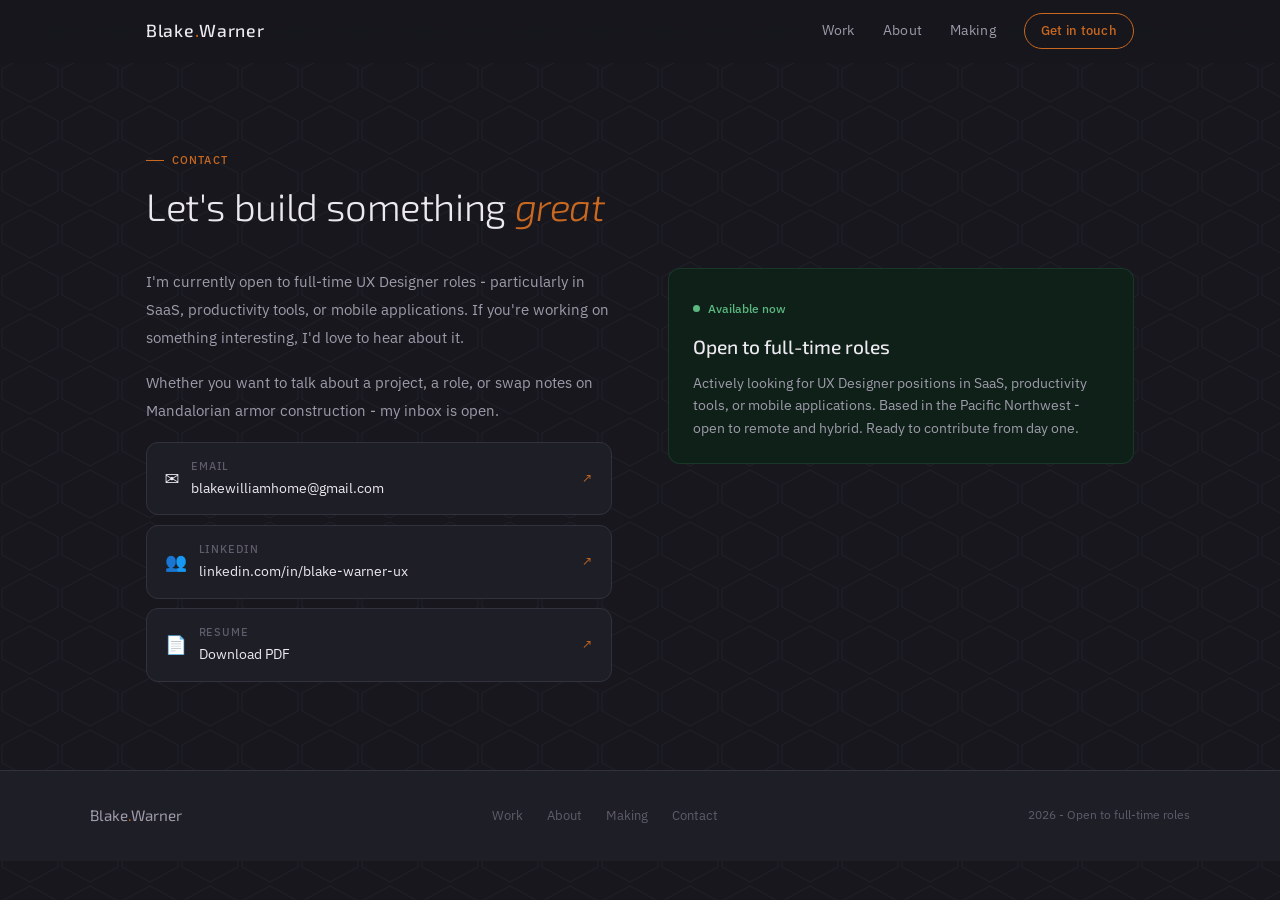
<file: contact.html>
<!DOCTYPE html>
<html lang="en">
<head>
  <meta charset="UTF-8">
  <meta name="viewport" content="width=device-width, initial-scale=1.0">
  <title>Contact - Blake Warner UX Designer</title>
  
  <meta name="description" content="Get in touch with Blake Warner — UX Designer open to full-time SaaS and mobile roles. Pacific Northwest, open to remote." />
  <meta property="og:title" content="Contact — Blake Warner UX Designer" />
  <meta property="og:description" content="Open to full-time UX Designer roles in SaaS, productivity tools, or mobile apps. Pacific Northwest, open to remote." />
  <meta property="og:image" content="https://bleckocodes.github.io/blake-warner-portfolio/ProfilePictureProject2.png" />
  <meta property="og:url" content="https://bleckocodes.github.io/blake-warner-portfolio/contact.html" />
  <meta property="og:type" content="website" />
  <meta name="twitter:card" content="summary_large_image" />
  <link rel="stylesheet" href="css/style.css">
</head>
<body>
<nav class="nav">
  <div class="nav-inner">
    <a href="index.html" class="nav-logo">Blake<span>.</span>Warner</a>
    <button class="nav-toggle" aria-label="Toggle menu"><span></span><span></span><span></span></button>
    <div class="nav-links">
      <a href="work.html">Work</a>
      <a href="about.html">About</a>
      <a href="making.html">Making</a>
      <a href="contact.html" class="nav-cta">Get in touch</a>
    </div>
  </div>
</nav>
<main class="page">
  <section class="section" style="padding-top:5rem">
    <p class="s-tag reveal">Contact</p>
    <h1 class="s-title reveal d1">Let's build something <em>great</em></h1>
    <div class="contact-grid">
      <div class="reveal d1">
        <div class="contact-text">
          <p>I'm currently open to full-time UX Designer roles - particularly in SaaS, productivity tools, or mobile applications. If you're working on something interesting, I'd love to hear about it.</p>
          <p>Whether you want to talk about a project, a role, or swap notes on Mandalorian armor construction - my inbox is open.</p>
        </div>
        <div class="contact-links">
          <a href="https://mail.google.com/mail/?view=cm&to=blakewilliamhome@gmail.com" target="_blank" class="clink">
            <div class="clink-l">
              <span class="clink-ico">&#9993;</span>
              <div><div class="clink-label">Email</div><div class="clink-val">blakewilliamhome@gmail.com</div></div>
            </div>
            <span class="clink-arr">&#8599;</span>
          </a>
          <a href="https://www.linkedin.com/in/blake-warner-ux/" target="_blank" class="clink">
            <div class="clink-l">
              <span class="clink-ico">&#128101;</span>
              <div><div class="clink-label">LinkedIn</div><div class="clink-val">linkedin.com/in/blake-warner-ux</div></div>
            </div>
            <span class="clink-arr">&#8599;</span>
          </a>
          <a href="Blake_Warner_UX_Resume_2026.pdf" target="_blank" class="clink">
            <div class="clink-l">
              <span class="clink-ico">&#128196;</span>
              <div><div class="clink-label">Resume</div><div class="clink-val">Download PDF</div></div>
            </div>
            <span class="clink-arr">&#8599;</span>
          </a>
        </div>
      </div>
      <div class="reveal d2">
        <div class="avail-box">
          <div class="avail-dot">Available now</div>
          <h3>Open to full-time roles</h3>
          <p>Actively looking for UX Designer positions in SaaS, productivity tools, or mobile applications. Based in the Pacific Northwest - open to remote and hybrid. Ready to contribute from day one.</p>
        </div>
      </div>
    </div>
  </section>
</main>
<footer class="footer">
  <div class="footer-inner">
    <span class="footer-brand">Blake<span>.</span>Warner</span>
    <div class="footer-links">
      <a href="work.html">Work</a>
      <a href="about.html">About</a>
      <a href="making.html">Making</a>
      <a href="contact.html">Contact</a>
    </div>
    <span class="footer-copy">2026 - Open to full-time roles</span>
  </div>
</footer>
<script src="js/main.js"></script>
</body>
</html>
</file>
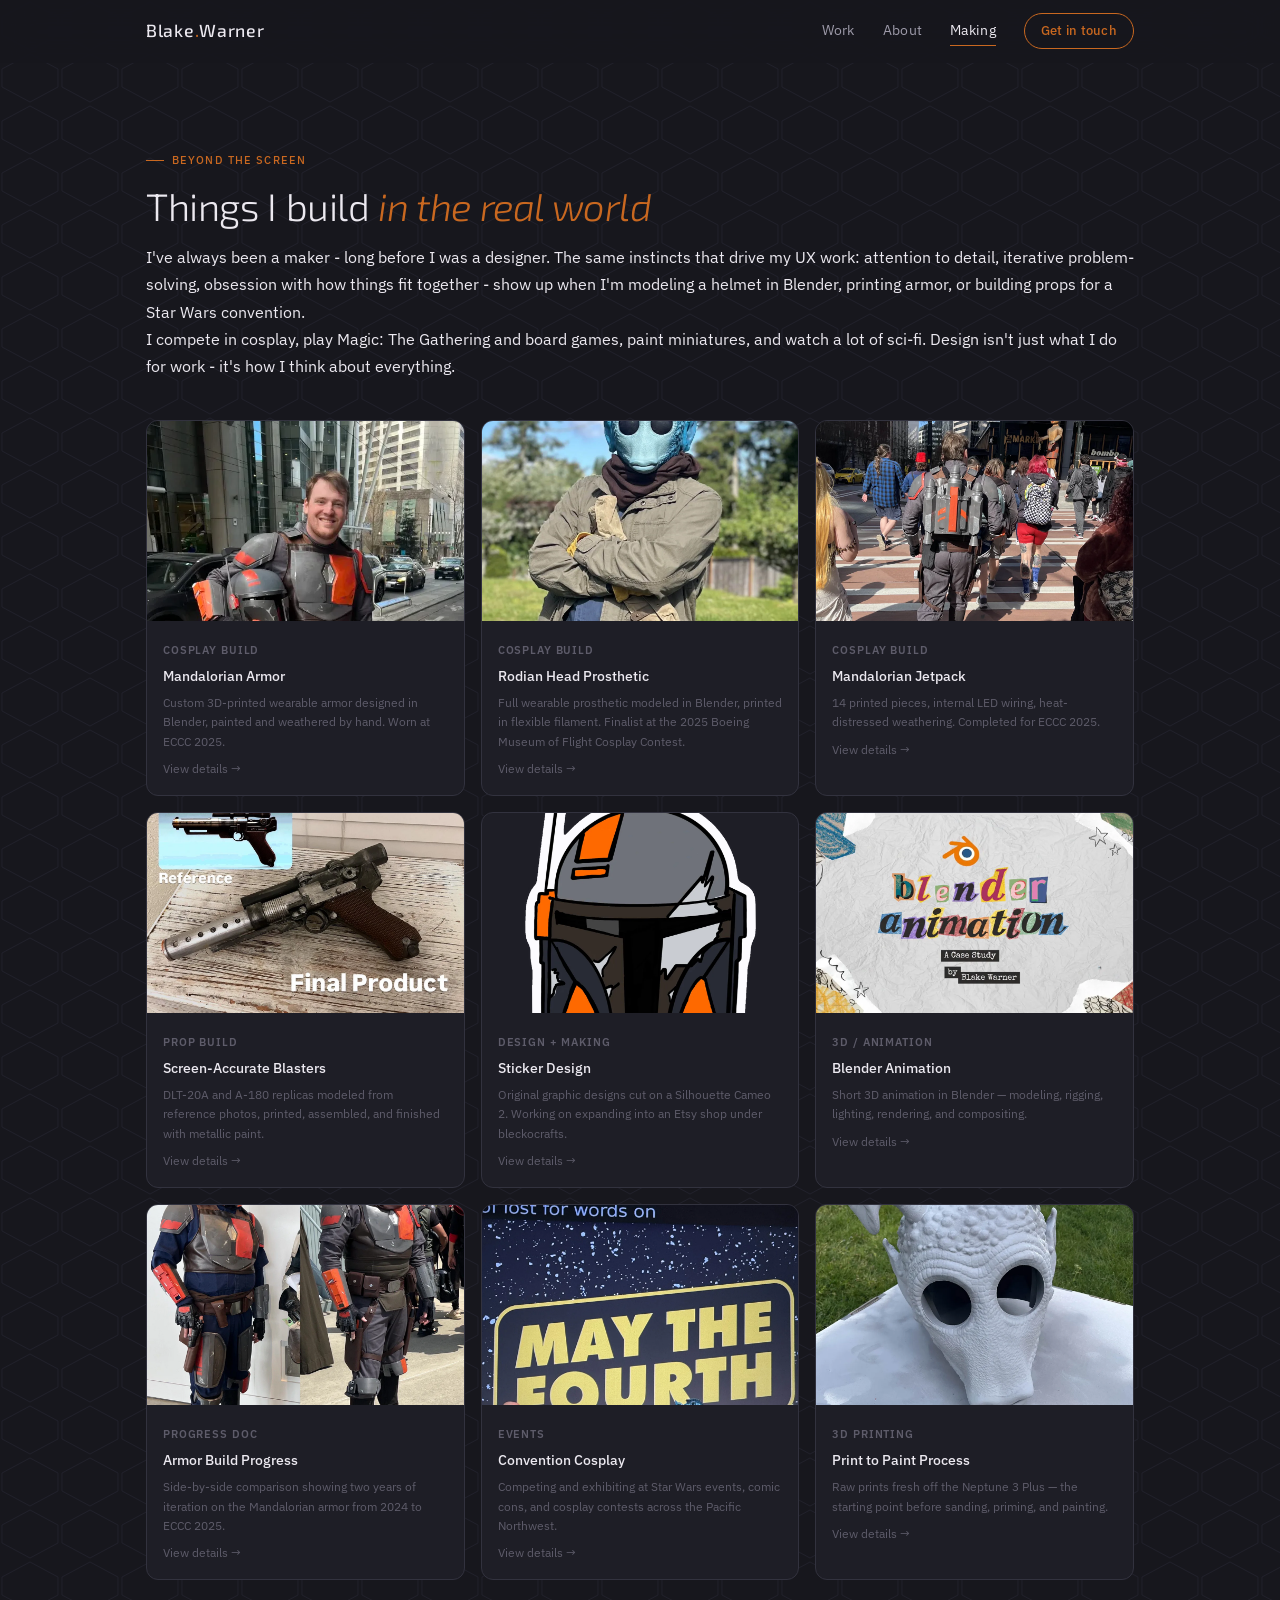
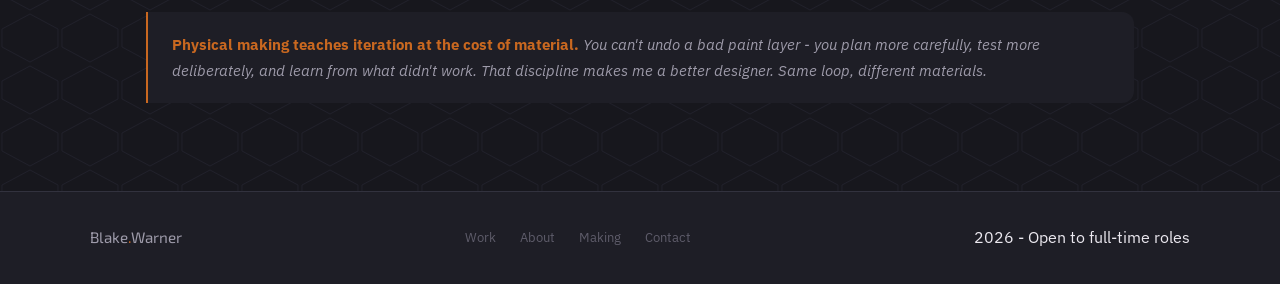
<file: making.html>
<!DOCTYPE html>
<html lang="en">
<head>
  <meta charset="UTF-8">
  <meta name="viewport" content="width=device-width, initial-scale=1.0">
  <title>Making - Blake Warner</title>
  
  <meta name="description" content="Blake Warner builds things in the real world — Mandalorian armor, screen-accurate props, 3D printing, and original illustration." />
  <meta property="og:title" content="Making — Blake Warner" />
  <meta property="og:description" content="Mandalorian armor, Rodian prosthetics, screen-accurate blasters, sticker design. The same precision as a component library." />
  <meta property="og:image" content="https://bleckocodes.github.io/blake-warner-portfolio/webp-Portfolio-images/cosplay-armor-city-street-portrait_compressed.webp" />
  <meta property="og:url" content="https://bleckocodes.github.io/blake-warner-portfolio/making.html" />
  <meta property="og:type" content="website" />
  <meta name="twitter:card" content="summary_large_image" />
  <link rel="stylesheet" href="css/style.css">
  <style>
    .mcard { cursor: pointer; }
    .mcard:hover .mcard-cta { color: var(--orange, #f97316); }
    .mcard-tag { display: inline-block; font-size: 0.68rem; font-weight: 600; text-transform: uppercase; letter-spacing: 0.08em; color: var(--txt3, #8b90a0); margin-bottom: 0.35rem; }
    .mcard-cta { display: inline-block; font-size: 0.75rem; color: var(--txt3, #8b90a0); margin-top: 0.5rem; transition: color 0.2s; }
    .mcard-thumb { height: 200px; overflow: hidden; }
    .mcard-body h4 { margin-bottom: 0.25rem; }

    /* Modal overlay */
    .modal-overlay {
      position: fixed; inset: 0; z-index: 1000;
      background: rgba(0,0,0,0.85);
      display: flex; align-items: center; justify-content: center;
      padding: 1rem;
      opacity: 0; pointer-events: none;
      transition: opacity 0.2s ease;
    }
    .modal-overlay.open { opacity: 1; pointer-events: all; }

    .modal-box {
      background: var(--bg2, #181c26);
      border: 1px solid rgba(255,255,255,0.1);
      border-radius: 14px;
      max-width: 780px;
      width: 100%;
      max-height: 90vh;
      overflow-y: auto;
      position: relative;
      transform: translateY(16px);
      transition: transform 0.25s ease;
    }
    .modal-overlay.open .modal-box { transform: translateY(0); }

    .modal-close {
      position: sticky; top: 0; z-index: 10;
      display: flex; justify-content: flex-end;
      padding: 0.75rem 1rem 0;
      background: var(--bg2, #181c26);
    }
    .modal-close button {
      background: rgba(255,255,255,0.08); border: none;
      border-radius: 50%; width: 32px; height: 32px;
      color: #e8eaf0; font-size: 18px; cursor: pointer;
      display: flex; align-items: center; justify-content: center;
      transition: background 0.15s;
    }
    .modal-close button:hover { background: rgba(255,255,255,0.15); }

    .modal-pane { display: none; }
    .modal-pane.active { display: block; }

    .modal-img-wrap {
      width: 100%; height: 360px;
      overflow: hidden;
    }

    .modal-body {
      padding: 1.5rem 1.75rem 2rem;
    }
    .modal-body h2 {
      font-size: 1.4rem; font-weight: 600;
      color: var(--txt, #e8eaf0);
      margin: 0.4rem 0 1rem;
    }
    .modal-body p {
      font-size: 0.9rem; color: var(--txt2, #b0b5c0);
      line-height: 1.75; margin-bottom: 1rem;
    }
    .modal-body p:last-child { margin-bottom: 0; }
  </style>
</head>
<body>
<nav class="nav">
  <div class="nav-inner">
    <a href="index.html" class="nav-logo">Blake<span>.</span>Warner</a>
    <button class="nav-toggle" aria-label="Toggle menu"><span></span><span></span><span></span></button>
    <div class="nav-links">
      <a href="work.html">Work</a>
      <a href="about.html">About</a>
      <a href="making.html">Making</a>
      <a href="contact.html" class="nav-cta">Get in touch</a>
    </div>
  </div>
</nav>

<!-- Modal overlay -->
<div class="modal-overlay" id="modal-overlay" onclick="handleOverlayClick(event)">
  <div class="modal-box" id="modal-box">
    <div class="modal-close"><button onclick="closeModal()" aria-label="Close">✕</button></div>
  <div class="modal-pane" id="modal-mando-armor">
    <div class="modal-img-wrap">
      <img src="webp-Portfolio-images/cosplay-armor-city-street-portrait_compressed.webp" alt="Mandalorian Armor" style="width:100%;height:100%;object-fit:contain;display:block;background:#0a0c12;">
    </div>
    <div class="modal-body">
      <span class="mcard-tag">Cosplay Build</span>
      <h2>Mandalorian Armor</h2>
      <p>I modeled every armor piece from scratch in Blender using reference images from The Mandalorian and my own measurements so everything fit correctly. Each piece was sliced in Cura and printed on my Neptune 3 Plus — the full build took over six months of printing, sanding, and iteration.</p>
          <p>After printing, each piece got sanded through multiple grits, filled with spot putty to hide layer lines, then primed. I airbrushed the base coat and did all the weathering — scratches, rust streaks, and battle damage — entirely by hand using dry-brushing and washes. The chest piece alone went through four versions before I was happy with the fit. Worn at Emerald City Comic Con 2025.</p>
    </div>
  </div>
  <div class="modal-pane" id="modal-rodian-head">
    <div class="modal-img-wrap">
      <img src="webp-Portfolio-images/greedo-alien-costume-outdoors_compressed.webp" alt="Rodian Head Prosthetic" style="width:100%;height:100%;object-fit:contain;display:block;background:#0a0c12;">
    </div>
    <div class="modal-body">
      <span class="mcard-tag">Cosplay Build</span>
      <h2>Rodian Head Prosthetic</h2>
      <p>The Rodian head was modeled entirely in Blender from scratch using Star Wars reference art and screen grabs from the original films. The main challenge was making it wearable — I had to design it in segments that could be assembled around my head and actually see out of.</p>
          <p>I printed it in flexible TPU filament so it could flex slightly for comfort and not crack under pressure. The surface texture was achieved by sculpting detail directly in Blender before printing — scales, wrinkles, and eye sockets. Painted with acrylic paints layered to get the green alien skin tone, then sealed with matte varnish. It placed as a finalist at the 2025 Boeing Museum of Flight Cosplay Contest.</p>
    </div>
  </div>
  <div class="modal-pane" id="modal-jetpack">
    <div class="modal-img-wrap">
      <img src="webp-Portfolio-images/cosplay-jetpack-seattle-street_compressed.webp" alt="Mandalorian Jetpack" style="width:100%;height:100%;object-fit:contain;display:block;background:#0a0c12;">
    </div>
    <div class="modal-body">
      <span class="mcard-tag">Cosplay Build</span>
      <h2>Mandalorian Jetpack</h2>
      <p>The jetpack is made up of 14 separate printed pieces that bolt together with countersunk screws and align with guide pins I printed into the design. The whole thing mounts to a plate that straps to my back using a repurposed backpack harness — it has to stay secure while I'm walking around a convention floor all day.</p>
          <p>The thruster nozzles have internal LED strips wired to a small battery pack hidden inside the main body — they glow orange to simulate the heat of the jets. For the weathering, I used a heat gun carefully over the painted surface to create real heat distortion in the plastic, then layered burnt sienna and black washes into the crevices. Completed and debuted at ECCC 2025.</p>
    </div>
  </div>
  <div class="modal-pane" id="modal-blasters">
    <div class="modal-img-wrap">
      <img src="webp-Portfolio-images/han-solo-dl44-blaster-prop-final_compressed.webp" alt="Screen-Accurate Blasters" style="width:100%;height:100%;object-fit:contain;display:block;background:#0a0c12;">
    </div>
    <div class="modal-body">
      <span class="mcard-tag">Prop Build</span>
      <h2>Screen-Accurate Blasters</h2>
      <p>I modeled both blasters in Blender using reference photos, prop documentation, and measurements sourced from the prop-making community. Screen accuracy was the goal — every greeble, panel line, and detail was modeled in before printing.</p>
          <p>Printed in PLA, assembled with wood screws and epoxy where pieces needed to be permanent. The realistic metal finish is achieved with Rub 'n Buff — a wax-based metallic compound applied by hand with a cloth. You build it up in layers, buffing between coats, until the surface reads as real gunmetal. Battle damage was added with a small wire brush and black wash settled into the scratches.</p>
    </div>
  </div>
  <div class="modal-pane" id="modal-stickers">
    <div class="modal-img-wrap">
      <img src="webp-Portfolio-images/mandalorian-helmet-sticker-illustration_compressed.webp" alt="Sticker Design" style="width:100%;height:100%;object-fit:contain;display:block;background:#0a0c12;">
    </div>
    <div class="modal-body">
      <span class="mcard-tag">Design + Making</span>
      <h2>Sticker Design</h2>
      <p>I design stickers in Procreate on iPad using custom brushes I've built up over time. The process starts with a rough sketch, then I tighten it into clean line art, add color and shading, and export as a high-res PNG.</p>
          <p>For cutting, I import into Silhouette Studio and trace the outline to create a cut path. The Silhouette Cameo 2 cuts the vinyl with precision — I've been experimenting with matte, gloss, and holographic vinyl depending on the design. Kiss-cut or die-cut depending on the shape. Currently working on a D&D cat class sticker series and MTG-themed accessories to sell at Cardtropolis on commander nights and through an Etsy shop under bleckocrafts.</p>
    </div>
  </div>
  <div class="modal-pane" id="modal-blender-anim">
    <div class="modal-img-wrap">
      <img src="webp-Portfolio-images/blender-animation-case-study-cover_compressed.webp" alt="Blender Animation" style="width:100%;height:100%;object-fit:contain;display:block;background:#0a0c12;">
    </div>
    <div class="modal-body">
      <span class="mcard-tag">3D / Animation</span>
      <h2>Blender Animation</h2>
      <p>A short 3D animation project built entirely in Blender. I modeled the assets from scratch, rigged them with an armature system for animation, set up a three-point lighting rig, and animated using keyframes with graph editor curve editing for smooth motion.</p>
          <p>Rendered in Cycles for physically accurate lighting and materials. Post-processing was done inside Blender's compositor — color grading, vignette, and motion blur. This project was a deep dive into Blender's full pipeline, from polygon modeling through final render output. It gave me a much stronger foundation for designing 3D-printed props because I understand how geometry, surface normals, and scale all interact.</p>
    </div>
  </div>
  <div class="modal-pane" id="modal-armor-comparison">
    <div class="modal-img-wrap">
      <img src="webp-Portfolio-images/mandalorian-armor-cosplay-comparison_compressed.webp" alt="Armor Build Progress" style="width:100%;height:100%;object-fit:contain;display:block;background:#0a0c12;">
    </div>
    <div class="modal-body">
      <span class="mcard-tag">Progress Doc</span>
      <h2>Armor Build Progress</h2>
      <p>This comparison shows what two years of iteration looks like. On the left is the armor in 2024 — functional but rough. On the right is the ECCC 2025 version after a full repaint, new pieces, and significantly more detailed weathering.</p>
          <p>Almost every piece was reworked. The chest plate got a complete reprint at a higher resolution and a new paint scheme. The pauldrons were redesigned to sit better. The helmet visor was replaced with a tinted acrylic cut to a tighter fit. The paint process got more sophisticated — I started using an airbrush for basecoats, which gave me much smoother gradients and more control over the weathering than I had with rattle cans the first time around.</p>
    </div>
  </div>
  <div class="modal-pane" id="modal-convention">
    <div class="modal-img-wrap">
      <img src="webp-Portfolio-images/may-the-fourth-star-wars-event_compressed.webp" alt="Convention Cosplay" style="width:100%;height:100%;object-fit:contain;display:block;background:#0a0c12;">
    </div>
    <div class="modal-body">
      <span class="mcard-tag">Events</span>
      <h2>Convention Cosplay</h2>
      <p>Suiting up and actually wearing the armor at events is the final test of everything — fit, durability, comfort over a full day, and how it reads to an audience. I've competed and exhibited at Emerald City Comic Con, the Boeing Museum of Flight Cosplay Contest, and Star Wars Day events across the Pacific Northwest.</p>
          <p>Each event reveals something to improve. A piece that looked right in the garage looks different under convention lighting. A mount that felt secure at home shifts after four hours of walking. I keep notes on everything and fold the feedback back into the next build. The community aspect is also a huge part of it — connecting with other builders and cosplayers is genuinely one of the best parts of the hobby.</p>
    </div>
  </div>
  <div class="modal-pane" id="modal-print-process">
    <div class="modal-img-wrap">
      <img src="webp-Portfolio-images/3d-printed-alien-mask-unpainted_compressed.webp" alt="Print to Paint Process" style="width:100%;height:100%;object-fit:contain;display:block;background:#0a0c12;">
    </div>
    <div class="modal-body">
      <span class="mcard-tag">3D Printing</span>
      <h2>Print to Paint Process</h2>
      <p>This is what every build looks like before the real work starts. Raw PLA off the Neptune 3 Plus, layer lines visible, support marks still on the surface. Most people don't realize how much work happens between "finished print" and "finished prop."</p>
          <p>The post-processing pipeline: remove supports, sand through 120 → 220 → 400 grit, apply spot putty to low spots and layer lines, sand again, prime with filler primer, sand once more with 400, then paint. For organic shapes like this mask, I also use a heat gun carefully to reflow the surface slightly — it softens layer lines without distorting the geometry if you move fast. The Neptune 3 Plus has been a solid machine — large build volume, reliable bed adhesion, and consistent enough that I can plan builds around its tolerances.</p>
    </div>
  </div>
  </div>
</div>

<main class="page">
  <section class="section" style="padding-top:5rem">
    <p class="s-tag reveal">Beyond the Screen</p>
    <h1 class="s-title reveal d1">Things I build <em>in the real world</em></h1>
    <div class="making-intro reveal d2">
      <p>I've always been a maker - long before I was a designer. The same instincts that drive my UX work: attention to detail, iterative problem-solving, obsession with how things fit together - show up when I'm modeling a helmet in Blender, printing armor, or building props for a Star Wars convention.</p>
      <p>I compete in cosplay, play Magic: The Gathering and board games, paint miniatures, and watch a lot of sci-fi. Design isn't just what I do for work - it's how I think about everything.</p>
    </div>
    <div class="making-grid">
      <div class="mcard reveal" onclick="openModal('mando-armor')" role="button" tabindex="0" aria-label="View details: Mandalorian Armor">
        <div class="mcard-thumb"><img src="webp-Portfolio-images/cosplay-armor-city-street-portrait_compressed.webp" alt="Mandalorian Armor" style="width:100%;height:100%;object-fit:cover;display:block;object-position:center top;"></div>
        <div class="mcard-body">
          <span class="mcard-tag">Cosplay Build</span>
          <h4>Mandalorian Armor</h4>
          <p>Custom 3D-printed wearable armor designed in Blender, painted and weathered by hand. Worn at ECCC 2025.</p>
          <span class="mcard-cta">View details →</span>
        </div>
      </div>
      <div class="mcard reveal d1" onclick="openModal('rodian-head')" role="button" tabindex="0" aria-label="View details: Rodian Head Prosthetic">
        <div class="mcard-thumb"><img src="webp-Portfolio-images/greedo-alien-costume-outdoors_compressed.webp" alt="Rodian Head Prosthetic" style="width:100%;height:100%;object-fit:cover;display:block;object-position:center center;"></div>
        <div class="mcard-body">
          <span class="mcard-tag">Cosplay Build</span>
          <h4>Rodian Head Prosthetic</h4>
          <p>Full wearable prosthetic modeled in Blender, printed in flexible filament. Finalist at the 2025 Boeing Museum of Flight Cosplay Contest.</p>
          <span class="mcard-cta">View details →</span>
        </div>
      </div>
      <div class="mcard reveal d2" onclick="openModal('jetpack')" role="button" tabindex="0" aria-label="View details: Mandalorian Jetpack">
        <div class="mcard-thumb"><img src="webp-Portfolio-images/cosplay-jetpack-seattle-street_compressed.webp" alt="Mandalorian Jetpack" style="width:100%;height:100%;object-fit:cover;display:block;object-position:center center;"></div>
        <div class="mcard-body">
          <span class="mcard-tag">Cosplay Build</span>
          <h4>Mandalorian Jetpack</h4>
          <p>14 printed pieces, internal LED wiring, heat-distressed weathering. Completed for ECCC 2025.</p>
          <span class="mcard-cta">View details →</span>
        </div>
      </div>
      <div class="mcard reveal" onclick="openModal('blasters')" role="button" tabindex="0" aria-label="View details: Screen-Accurate Blasters">
        <div class="mcard-thumb"><img src="webp-Portfolio-images/han-solo-dl44-blaster-prop-final_compressed.webp" alt="Screen-Accurate Blasters" style="width:100%;height:100%;object-fit:cover;display:block;object-position:center center;"></div>
        <div class="mcard-body">
          <span class="mcard-tag">Prop Build</span>
          <h4>Screen-Accurate Blasters</h4>
          <p>DLT-20A and A-180 replicas modeled from reference photos, printed, assembled, and finished with metallic paint.</p>
          <span class="mcard-cta">View details →</span>
        </div>
      </div>
      <div class="mcard reveal d1" onclick="openModal('stickers')" role="button" tabindex="0" aria-label="View details: Sticker Design">
        <div class="mcard-thumb"><img src="webp-Portfolio-images/mandalorian-helmet-sticker-illustration_compressed.webp" alt="Sticker Design" style="width:100%;height:100%;object-fit:cover;display:block;object-position:center center;"></div>
        <div class="mcard-body">
          <span class="mcard-tag">Design + Making</span>
          <h4>Sticker Design</h4>
          <p>Original graphic designs cut on a Silhouette Cameo 2. Working on expanding into an Etsy shop under bleckocrafts.</p>
          <span class="mcard-cta">View details →</span>
        </div>
      </div>
      <div class="mcard reveal d2" onclick="openModal('blender-anim')" role="button" tabindex="0" aria-label="View details: Blender Animation">
        <div class="mcard-thumb"><img src="webp-Portfolio-images/blender-animation-case-study-cover_compressed.webp" alt="Blender Animation" style="width:100%;height:100%;object-fit:cover;display:block;object-position:center center;"></div>
        <div class="mcard-body">
          <span class="mcard-tag">3D / Animation</span>
          <h4>Blender Animation</h4>
          <p>Short 3D animation in Blender — modeling, rigging, lighting, rendering, and compositing.</p>
          <span class="mcard-cta">View details →</span>
        </div>
      </div>
      <div class="mcard reveal" onclick="openModal('armor-comparison')" role="button" tabindex="0" aria-label="View details: Armor Build Progress">
        <div class="mcard-thumb"><img src="webp-Portfolio-images/mandalorian-armor-cosplay-comparison_compressed.webp" alt="Armor Build Progress" style="width:100%;height:100%;object-fit:cover;display:block;object-position:center center;"></div>
        <div class="mcard-body">
          <span class="mcard-tag">Progress Doc</span>
          <h4>Armor Build Progress</h4>
          <p>Side-by-side comparison showing two years of iteration on the Mandalorian armor from 2024 to ECCC 2025.</p>
          <span class="mcard-cta">View details →</span>
        </div>
      </div>
      <div class="mcard reveal d1" onclick="openModal('convention')" role="button" tabindex="0" aria-label="View details: Convention Cosplay">
        <div class="mcard-thumb"><img src="webp-Portfolio-images/may-the-fourth-star-wars-event_compressed.webp" alt="Convention Cosplay" style="width:100%;height:100%;object-fit:cover;display:block;object-position:center top;"></div>
        <div class="mcard-body">
          <span class="mcard-tag">Events</span>
          <h4>Convention Cosplay</h4>
          <p>Competing and exhibiting at Star Wars events, comic cons, and cosplay contests across the Pacific Northwest.</p>
          <span class="mcard-cta">View details →</span>
        </div>
      </div>
      <div class="mcard reveal d2" onclick="openModal('print-process')" role="button" tabindex="0" aria-label="View details: Print to Paint Process">
        <div class="mcard-thumb"><img src="webp-Portfolio-images/3d-printed-alien-mask-unpainted_compressed.webp" alt="Print to Paint Process" style="width:100%;height:100%;object-fit:cover;display:block;object-position:center center;"></div>
        <div class="mcard-body">
          <span class="mcard-tag">3D Printing</span>
          <h4>Print to Paint Process</h4>
          <p>Raw prints fresh off the Neptune 3 Plus — the starting point before sanding, priming, and painting.</p>
          <span class="mcard-cta">View details →</span>
        </div>
      </div>
    </div>
    <div class="making-note reveal">
      <p><strong>Physical making teaches iteration at the cost of material.</strong> You can't undo a bad paint layer - you plan more carefully, test more deliberately, and learn from what didn't work. That discipline makes me a better designer. Same loop, different materials.</p>
    </div>
  </section>
</main>

<footer class="footer">
  <div class="footer-inner">
    <span class="footer-brand">Blake<span>.</span>Warner</span>
    <nav class="footer-links">
      <a href="work.html">Work</a>
      <a href="about.html">About</a>
      <a href="making.html">Making</a>
      <a href="contact.html">Contact</a>
    </nav>
    <span class="footer-status">2026 - Open to full-time roles</span>
  </div>
</footer>

<script src="js/main.js"></script>
<script>
  function openModal(id) {
    document.querySelectorAll('.modal-pane').forEach(p => p.classList.remove('active'));
    const pane = document.getElementById('modal-' + id);
    if (pane) pane.classList.add('active');
    document.getElementById('modal-overlay').classList.add('open');
    document.body.style.overflow = 'hidden';
  }
  function closeModal() {
    document.getElementById('modal-overlay').classList.remove('open');
    document.body.style.overflow = '';
  }
  function handleOverlayClick(e) {
    if (e.target === document.getElementById('modal-overlay')) closeModal();
  }
  document.addEventListener('keydown', e => { if (e.key === 'Escape') closeModal(); });
  document.querySelectorAll('.mcard').forEach(card => {
    card.addEventListener('keydown', e => { if (e.key === 'Enter' || e.key === ' ') card.click(); });
  });
</script>
</body>
</html>
</file>
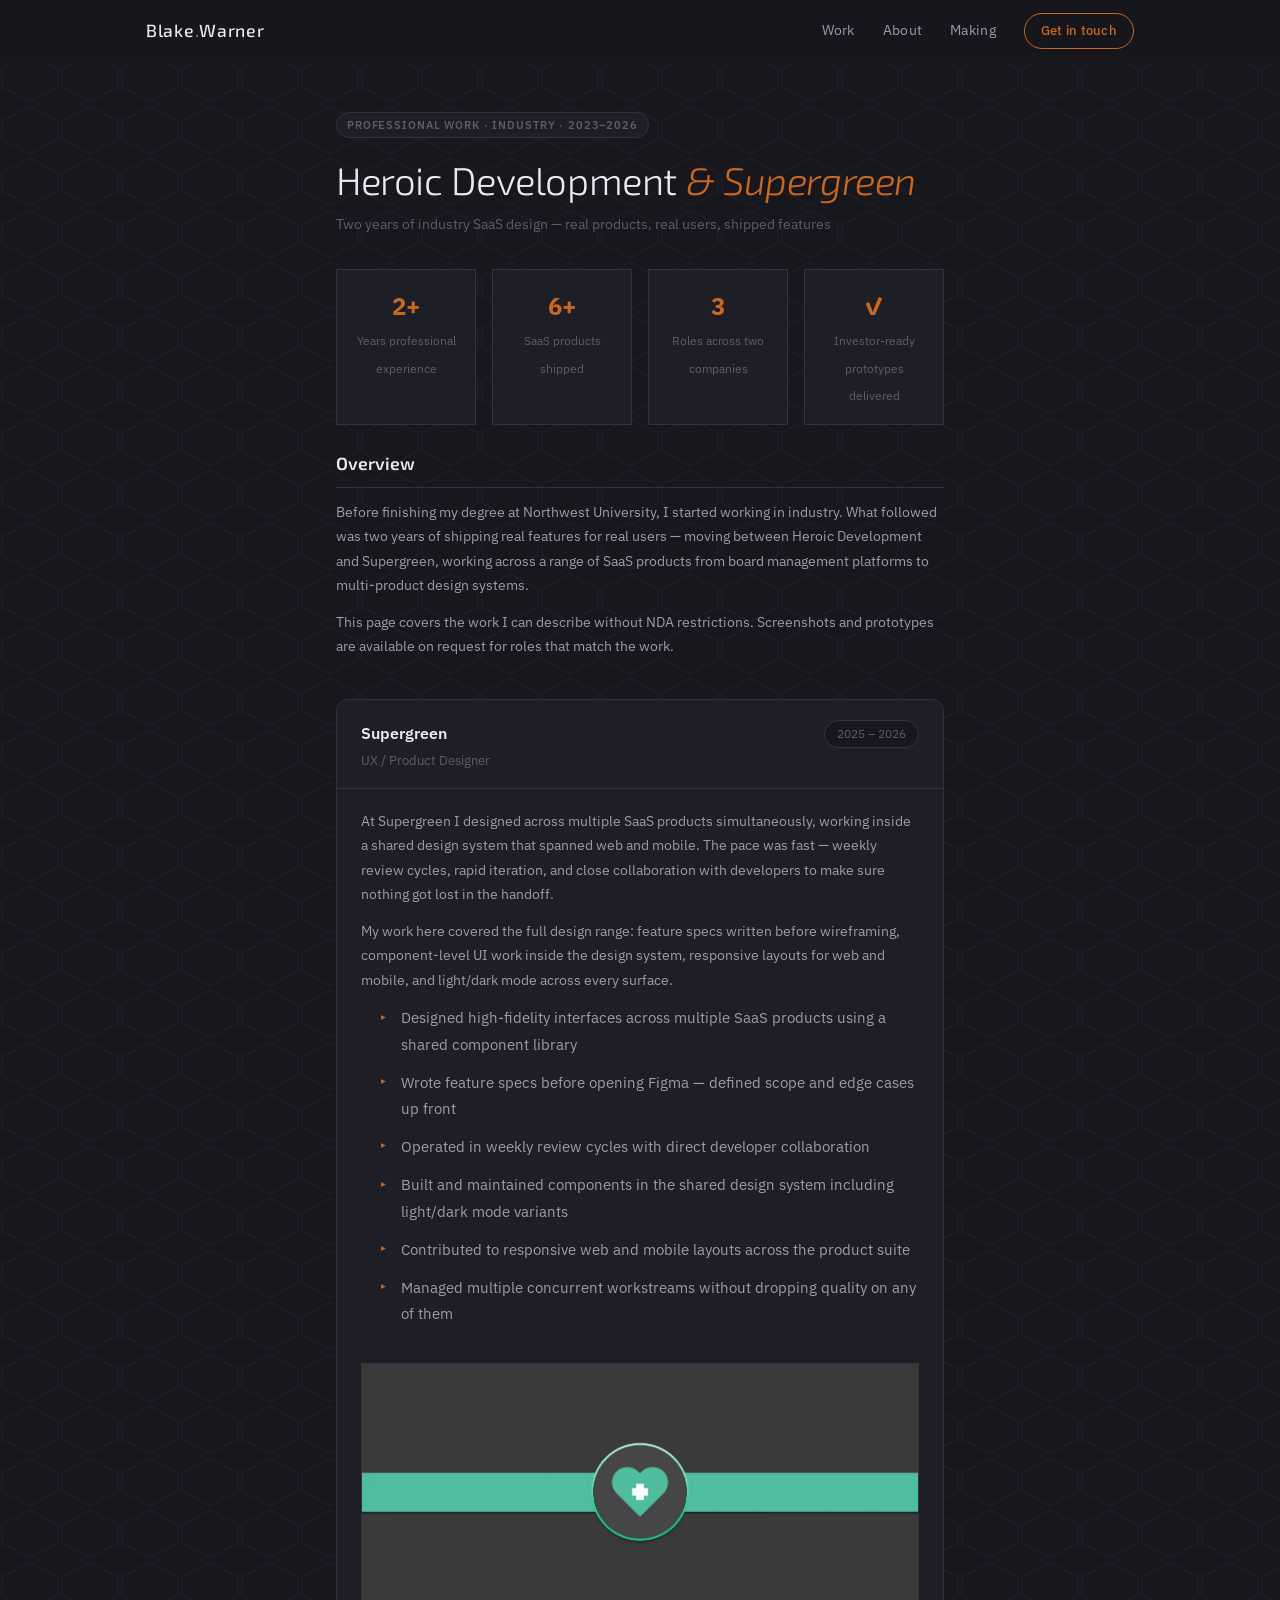
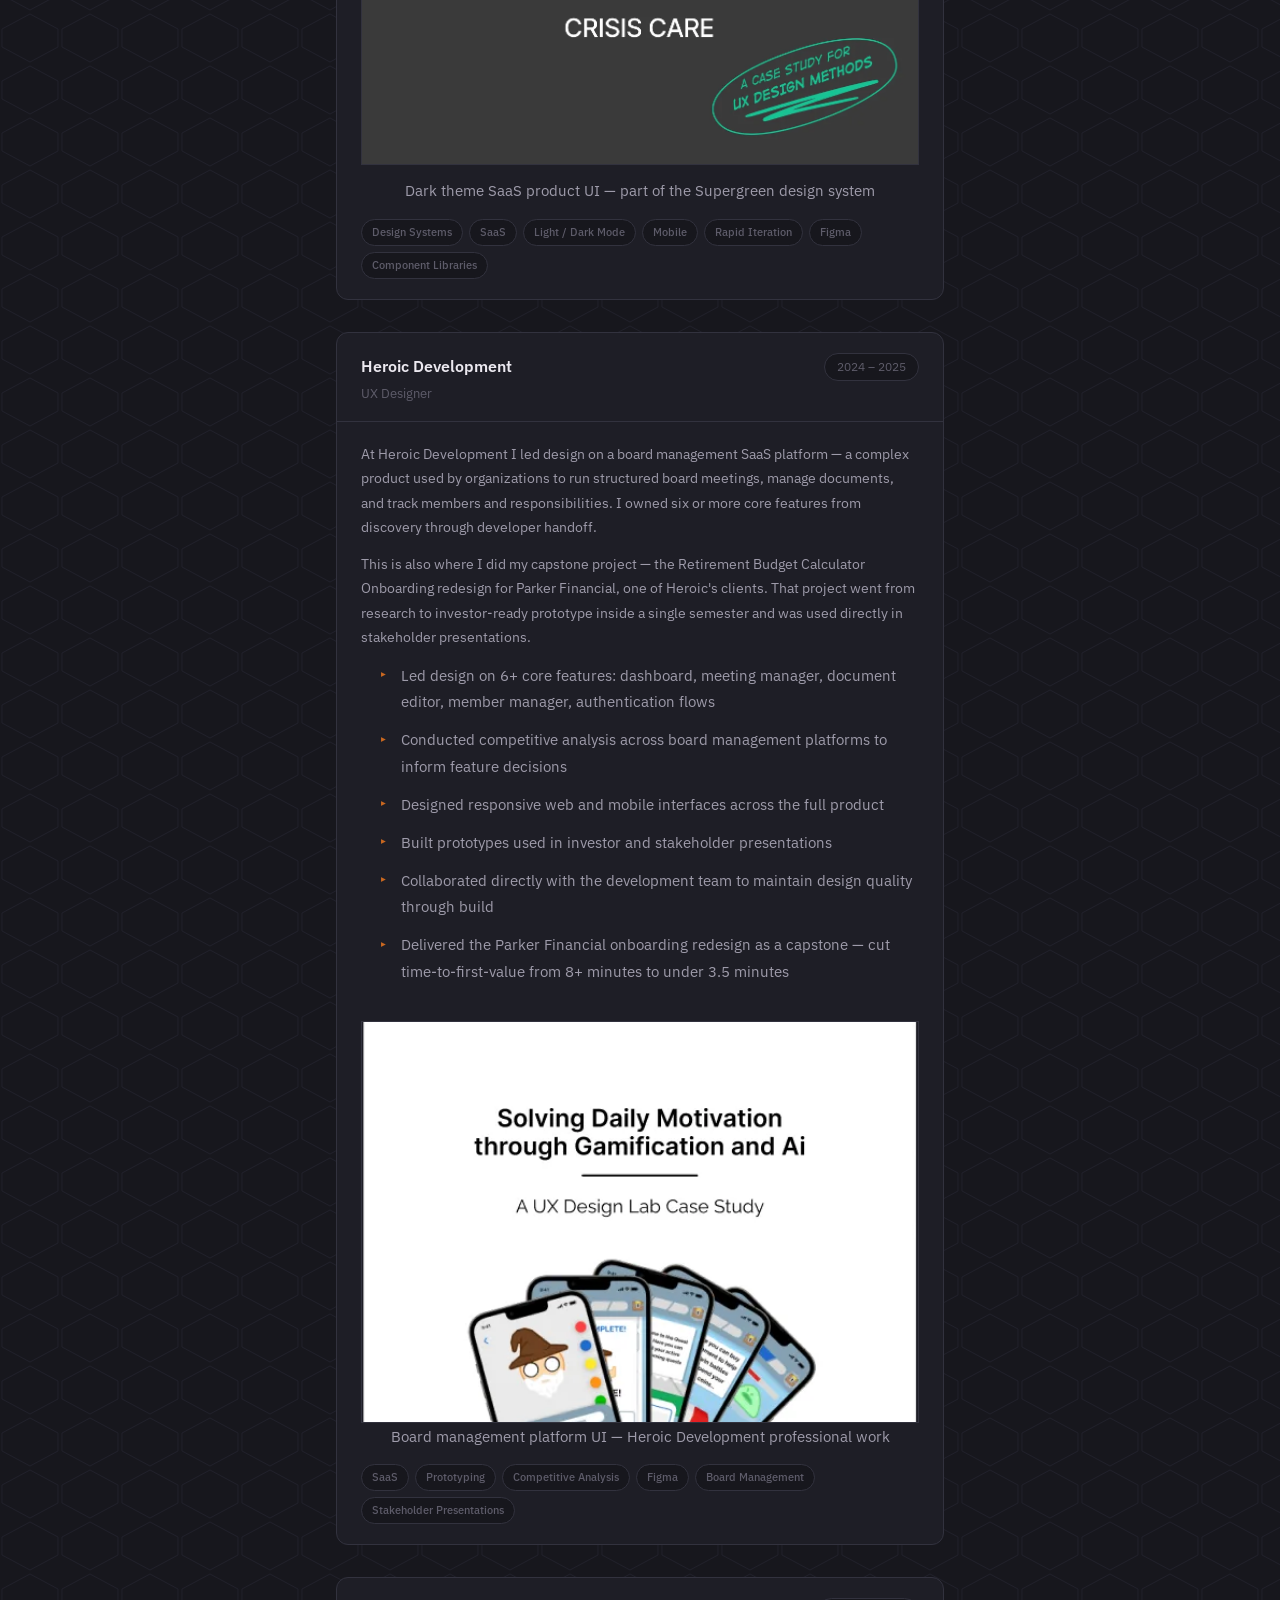
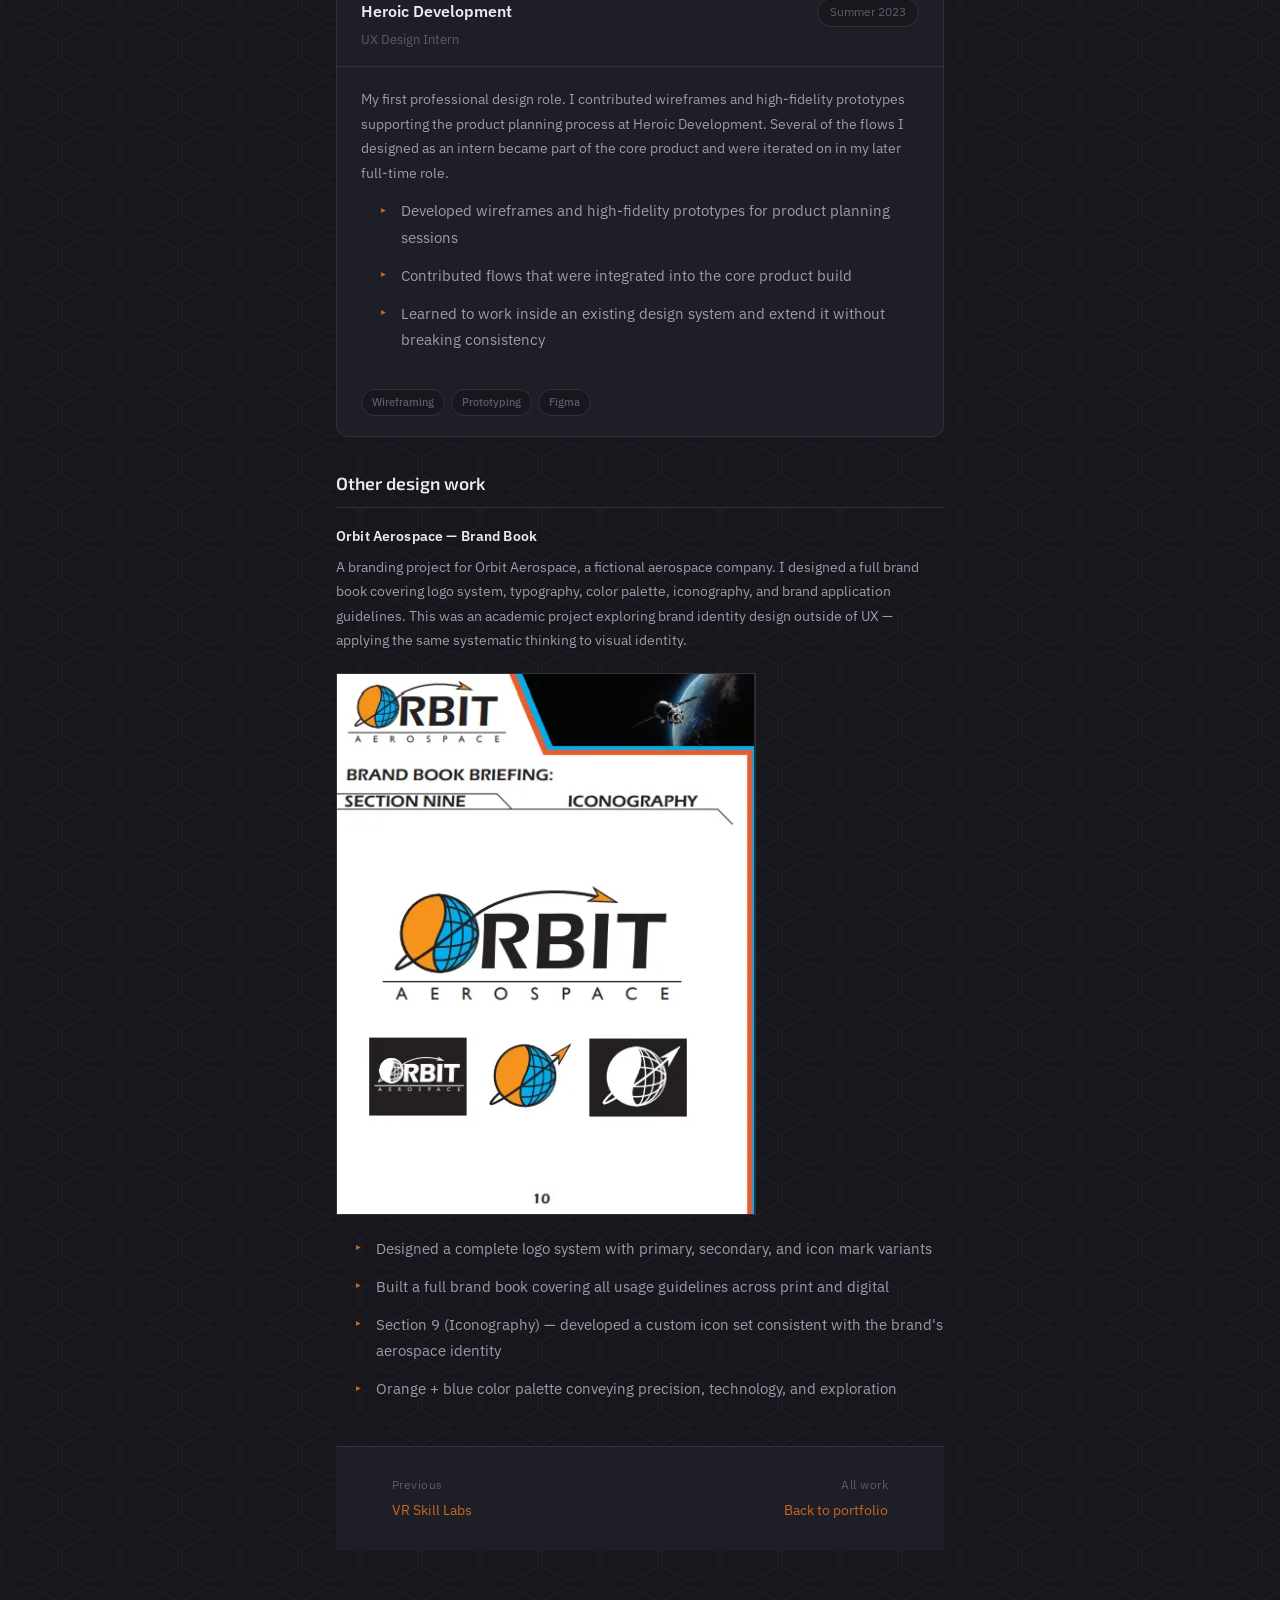
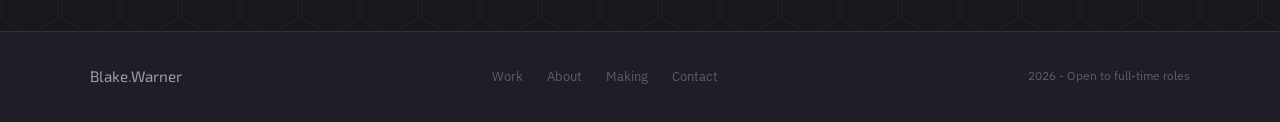
<file: professional.html>
<!DOCTYPE html>
<html lang="en">
<head>
  <meta charset="UTF-8">
  <meta name="viewport" content="width=device-width, initial-scale=1.0">
  <title>Industry Work - Blake Warner</title>
  <link rel="stylesheet" href="css/style.css">
  <style>
    .cs-section { margin-bottom:2.5rem; }
    .cs-section h2 { font-size:1.1rem; font-weight:600; color:var(--txt); margin-bottom:0.75rem; padding-bottom:0.5rem; border-bottom:1px solid var(--line); }
    .cs-section h3 { font-size:0.9rem; font-weight:600; color:var(--txt); margin:1rem 0 0.4rem; }
    .cs-section p { font-size:0.875rem; color:var(--txt2); line-height:1.75; margin-bottom:0.75rem; }
    .cs-section ul { font-size:0.875rem; color:var(--txt2); line-height:1.75; padding-left:1.25rem; margin-bottom:0.75rem; }
    .cs-section ul li { margin-bottom:0.3rem; }
    .cs-meta-grid { display:grid; grid-template-columns:repeat(auto-fit,minmax(140px,1fr)); gap:1rem; margin-bottom:2rem; }
    .cs-meta-card { background:var(--bg2); border:1px solid var(--line); border-radius:var(--r-md,8px); padding:1rem; }
    .cs-meta-label { font-size:0.7rem; font-weight:600; text-transform:uppercase; letter-spacing:0.07em; color:var(--txt3); margin-bottom:0.3rem; }
    .cs-meta-val { font-size:0.875rem; color:var(--txt); font-weight:500; }
    .cs-callout { background:var(--bg2); border-left:3px solid var(--orange,#f97316); border-radius:0 var(--r-md) var(--r-md) 0; padding:1rem 1.25rem; margin:1.5rem 0; font-size:0.875rem; color:var(--txt2); line-height:1.75; }
    .cs-callout strong { color:var(--txt); display:block; margin-bottom:0.25rem; }
    .cs-img-block { width:100%; border-radius:var(--r-md); margin:1.25rem 0; overflow:hidden; border:1px solid var(--line); }
    .cs-img-block img { width:100%; display:block; }
    .cs-img-caption { font-size:0.75rem; color:var(--txt3); text-align:center; margin-top:-0.5rem; margin-bottom:1.25rem; }
    .cs-tag { display:inline-block; font-size:0.68rem; font-weight:600; text-transform:uppercase; letter-spacing:0.08em; background:var(--bg2); border:1px solid var(--line); border-radius:100px; padding:3px 10px; color:var(--txt3); margin-bottom:1.25rem; }
    .cs-role { background:var(--bg2); border:1px solid var(--line); border-radius:var(--r-lg,10px); overflow:hidden; margin-bottom:2rem; }
    .cs-role-header { padding:1.25rem 1.5rem 1rem; border-bottom:1px solid var(--line); display:flex; align-items:flex-start; justify-content:space-between; gap:1rem; flex-wrap:wrap; }
    .cs-role-company { font-size:1rem; font-weight:600; color:var(--txt); margin-bottom:0.2rem; }
    .cs-role-title { font-size:0.8rem; color:var(--txt3); }
    .cs-role-dates { font-size:0.75rem; color:var(--txt3); background:var(--bg); border:1px solid var(--line); border-radius:100px; padding:3px 12px; white-space:nowrap; }
    .cs-role-body { padding:1.25rem 1.5rem; }
    .cs-role-body p { font-size:0.875rem; color:var(--txt2); line-height:1.75; margin-bottom:0.75rem; }
    .cs-role-body ul { font-size:0.875rem; color:var(--txt2); line-height:1.75; padding-left:1.25rem; margin-bottom:0.75rem; }
    .cs-role-body ul li { margin-bottom:0.3rem; }
    .cs-tags-row { display:flex; flex-wrap:wrap; gap:6px; padding:0 1.5rem 1.25rem; }
    .cs-pill { font-size:0.7rem; font-weight:500; background:var(--bg); border:1px solid var(--line); border-radius:100px; padding:3px 10px; color:var(--txt3); }
    .cs-img-grid { display:grid; grid-template-columns:1fr 1fr; gap:1rem; margin:1.25rem 0; }
    .cs-img-grid .cs-img-block { margin:0; }
    .cs-outcome-grid { display:grid; grid-template-columns:repeat(auto-fit,minmax(140px,1fr)); gap:1rem; margin:1.5rem 0; }
    .cs-outcome { background:var(--bg2); border:1px solid var(--line); border-radius:var(--r-md); padding:1rem; text-align:center; }
    .cs-outcome-num { font-size:1.5rem; font-weight:700; color:var(--orange,#f97316); display:block; }
    .cs-outcome-label { font-size:0.72rem; color:var(--txt3); margin-top:0.2rem; line-height:1.4; }
  </style>
</head>
<body>
<nav class="nav">
  <div class="nav-inner">
    <a href="index.html" class="nav-logo">Blake<span>.</span>Warner</a>
    <button class="nav-toggle" aria-label="Toggle menu"><span></span><span></span><span></span></button>
    <div class="nav-links">
      <a href="work.html">Work</a>
      <a href="about.html">About</a>
      <a href="making.html">Making</a>
      <a href="contact.html" class="nav-cta">Get in touch</a>
    </div>
  </div>
</nav>
<main class="page">
  <div class="case-body reveal">

    <span class="cs-tag">Professional Work · Industry · 2023–2026</span>
    <h1 class="s-title" style="margin-bottom:0.5rem">Heroic Development <em>&amp; Supergreen</em></h1>
    <p style="color:var(--txt3);font-size:0.9rem;margin-bottom:2rem">Two years of industry SaaS design — real products, real users, shipped features</p>

    <div class="cs-outcome-grid">
      <div class="cs-outcome"><span class="cs-outcome-num">2+</span><span class="cs-outcome-label">Years professional experience</span></div>
      <div class="cs-outcome"><span class="cs-outcome-num">6+</span><span class="cs-outcome-label">SaaS products shipped</span></div>
      <div class="cs-outcome"><span class="cs-outcome-num">3</span><span class="cs-outcome-label">Roles across two companies</span></div>
      <div class="cs-outcome"><span class="cs-outcome-num">✓</span><span class="cs-outcome-label">Investor-ready prototypes delivered</span></div>
    </div>

    <div class="cs-section">
      <h2>Overview</h2>
      <p>Before finishing my degree at Northwest University, I started working in industry. What followed was two years of shipping real features for real users — moving between Heroic Development and Supergreen, working across a range of SaaS products from board management platforms to multi-product design systems.</p>
      <p>This page covers the work I can describe without NDA restrictions. Screenshots and prototypes are available on request for roles that match the work.</p>
    </div>

    <div class="cs-role">
      <div class="cs-role-header">
        <div>
          <div class="cs-role-company">Supergreen</div>
          <div class="cs-role-title">UX / Product Designer</div>
        </div>
        <div class="cs-role-dates">2025 – 2026</div>
      </div>
      <div class="cs-role-body">
        <p>At Supergreen I designed across multiple SaaS products simultaneously, working inside a shared design system that spanned web and mobile. The pace was fast — weekly review cycles, rapid iteration, and close collaboration with developers to make sure nothing got lost in the handoff.</p>
        <p>My work here covered the full design range: feature specs written before wireframing, component-level UI work inside the design system, responsive layouts for web and mobile, and light/dark mode across every surface.</p>
        <ul>
          <li>Designed high-fidelity interfaces across multiple SaaS products using a shared component library</li>
          <li>Wrote feature specs before opening Figma — defined scope and edge cases up front</li>
          <li>Operated in weekly review cycles with direct developer collaboration</li>
          <li>Built and maintained components in the shared design system including light/dark mode variants</li>
          <li>Contributed to responsive web and mobile layouts across the product suite</li>
          <li>Managed multiple concurrent workstreams without dropping quality on any of them</li>
        </ul>
      </div>
      <div class="cs-img-block" style="margin:0 1.5rem 1.25rem;width:auto;">
        <img src="webp-Portfolio-images/ux-case-study-dark-theme_compressed.webp" alt="Supergreen SaaS product UI — dark theme design work" style="max-height:400px;object-fit:cover;object-position:top;">
      </div>
      <p class="cs-img-caption">Dark theme SaaS product UI — part of the Supergreen design system</p>
      <div class="cs-tags-row">
        <span class="cs-pill">Design Systems</span>
        <span class="cs-pill">SaaS</span>
        <span class="cs-pill">Light / Dark Mode</span>
        <span class="cs-pill">Mobile</span>
        <span class="cs-pill">Rapid Iteration</span>
        <span class="cs-pill">Figma</span>
        <span class="cs-pill">Component Libraries</span>
      </div>
    </div>

    <div class="cs-role">
      <div class="cs-role-header">
        <div>
          <div class="cs-role-company">Heroic Development</div>
          <div class="cs-role-title">UX Designer</div>
        </div>
        <div class="cs-role-dates">2024 – 2025</div>
      </div>
      <div class="cs-role-body">
        <p>At Heroic Development I led design on a board management SaaS platform — a complex product used by organizations to run structured board meetings, manage documents, and track members and responsibilities. I owned six or more core features from discovery through developer handoff.</p>
        <p>This is also where I did my capstone project — the Retirement Budget Calculator Onboarding redesign for Parker Financial, one of Heroic's clients. That project went from research to investor-ready prototype inside a single semester and was used directly in stakeholder presentations.</p>
        <ul>
          <li>Led design on 6+ core features: dashboard, meeting manager, document editor, member manager, authentication flows</li>
          <li>Conducted competitive analysis across board management platforms to inform feature decisions</li>
          <li>Designed responsive web and mobile interfaces across the full product</li>
          <li>Built prototypes used in investor and stakeholder presentations</li>
          <li>Collaborated directly with the development team to maintain design quality through build</li>
          <li>Delivered the Parker Financial onboarding redesign as a capstone — cut time-to-first-value from 8+ minutes to under 3.5 minutes</li>
        </ul>
      </div>
      <div class="cs-img-block" style="margin:0 1.5rem 0.5rem;width:auto;">
        <img src="webp-Portfolio-images/ux-case-study-blue-screens_compressed.webp" alt="Heroic Development board management SaaS — professional UI design work" style="max-height:400px;object-fit:cover;object-position:top;">
      </div>
      <p class="cs-img-caption">Board management platform UI — Heroic Development professional work</p>
      <div class="cs-tags-row">
        <span class="cs-pill">SaaS</span>
        <span class="cs-pill">Prototyping</span>
        <span class="cs-pill">Competitive Analysis</span>
        <span class="cs-pill">Figma</span>
        <span class="cs-pill">Board Management</span>
        <span class="cs-pill">Stakeholder Presentations</span>
      </div>
    </div>

    <div class="cs-role">
      <div class="cs-role-header">
        <div>
          <div class="cs-role-company">Heroic Development</div>
          <div class="cs-role-title">UX Design Intern</div>
        </div>
        <div class="cs-role-dates">Summer 2023</div>
      </div>
      <div class="cs-role-body">
        <p>My first professional design role. I contributed wireframes and high-fidelity prototypes supporting the product planning process at Heroic Development. Several of the flows I designed as an intern became part of the core product and were iterated on in my later full-time role.</p>
        <ul>
          <li>Developed wireframes and high-fidelity prototypes for product planning sessions</li>
          <li>Contributed flows that were integrated into the core product build</li>
          <li>Learned to work inside an existing design system and extend it without breaking consistency</li>
        </ul>
      </div>
      <div class="cs-tags-row">
        <span class="cs-pill">Wireframing</span>
        <span class="cs-pill">Prototyping</span>
        <span class="cs-pill">Figma</span>
      </div>
    </div>

    <div class="cs-section">
      <h2>Other design work</h2>
      <h3>Orbit Aerospace — Brand Book</h3>
      <p>A branding project for Orbit Aerospace, a fictional aerospace company. I designed a full brand book covering logo system, typography, color palette, iconography, and brand application guidelines. This was an academic project exploring brand identity design outside of UX — applying the same systematic thinking to visual identity.</p>
      <div class="cs-img-block" style="max-width:420px;">
        <img src="webp-Portfolio-images/orbit-aerospace-brand-book-iconography_compressed.webp" alt="Orbit Aerospace brand book iconography — Section 9" style="object-fit:contain;">
      </div>
      <ul>
        <li>Designed a complete logo system with primary, secondary, and icon mark variants</li>
        <li>Built a full brand book covering all usage guidelines across print and digital</li>
        <li>Section 9 (Iconography) — developed a custom icon set consistent with the brand's aerospace identity</li>
        <li>Orange + blue color palette conveying precision, technology, and exploration</li>
      </ul>
    </div>

    <div class="case-nav">
      <div class="case-nav-link">
        <span class="case-nav-label">Previous</span>
        <a href="case-vr.html" class="case-nav-title">VR Skill Labs</a>
      </div>
      <div class="case-nav-link" style="text-align:right">
        <span class="case-nav-label">All work</span>
        <a href="work.html" class="case-nav-title">Back to portfolio</a>
      </div>
    </div>

  </div>
</main>
<footer class="footer">
  <div class="footer-inner">
    <span class="footer-brand">Blake<span>.</span>Warner</span>
    <div class="footer-links">
      <a href="work.html">Work</a>
      <a href="about.html">About</a>
      <a href="making.html">Making</a>
      <a href="contact.html">Contact</a>
    </div>
    <span class="footer-copy">2026 - Open to full-time roles</span>
  </div>
</footer>
<script src="js/main.js"></script>
</body>
</html>
</file>
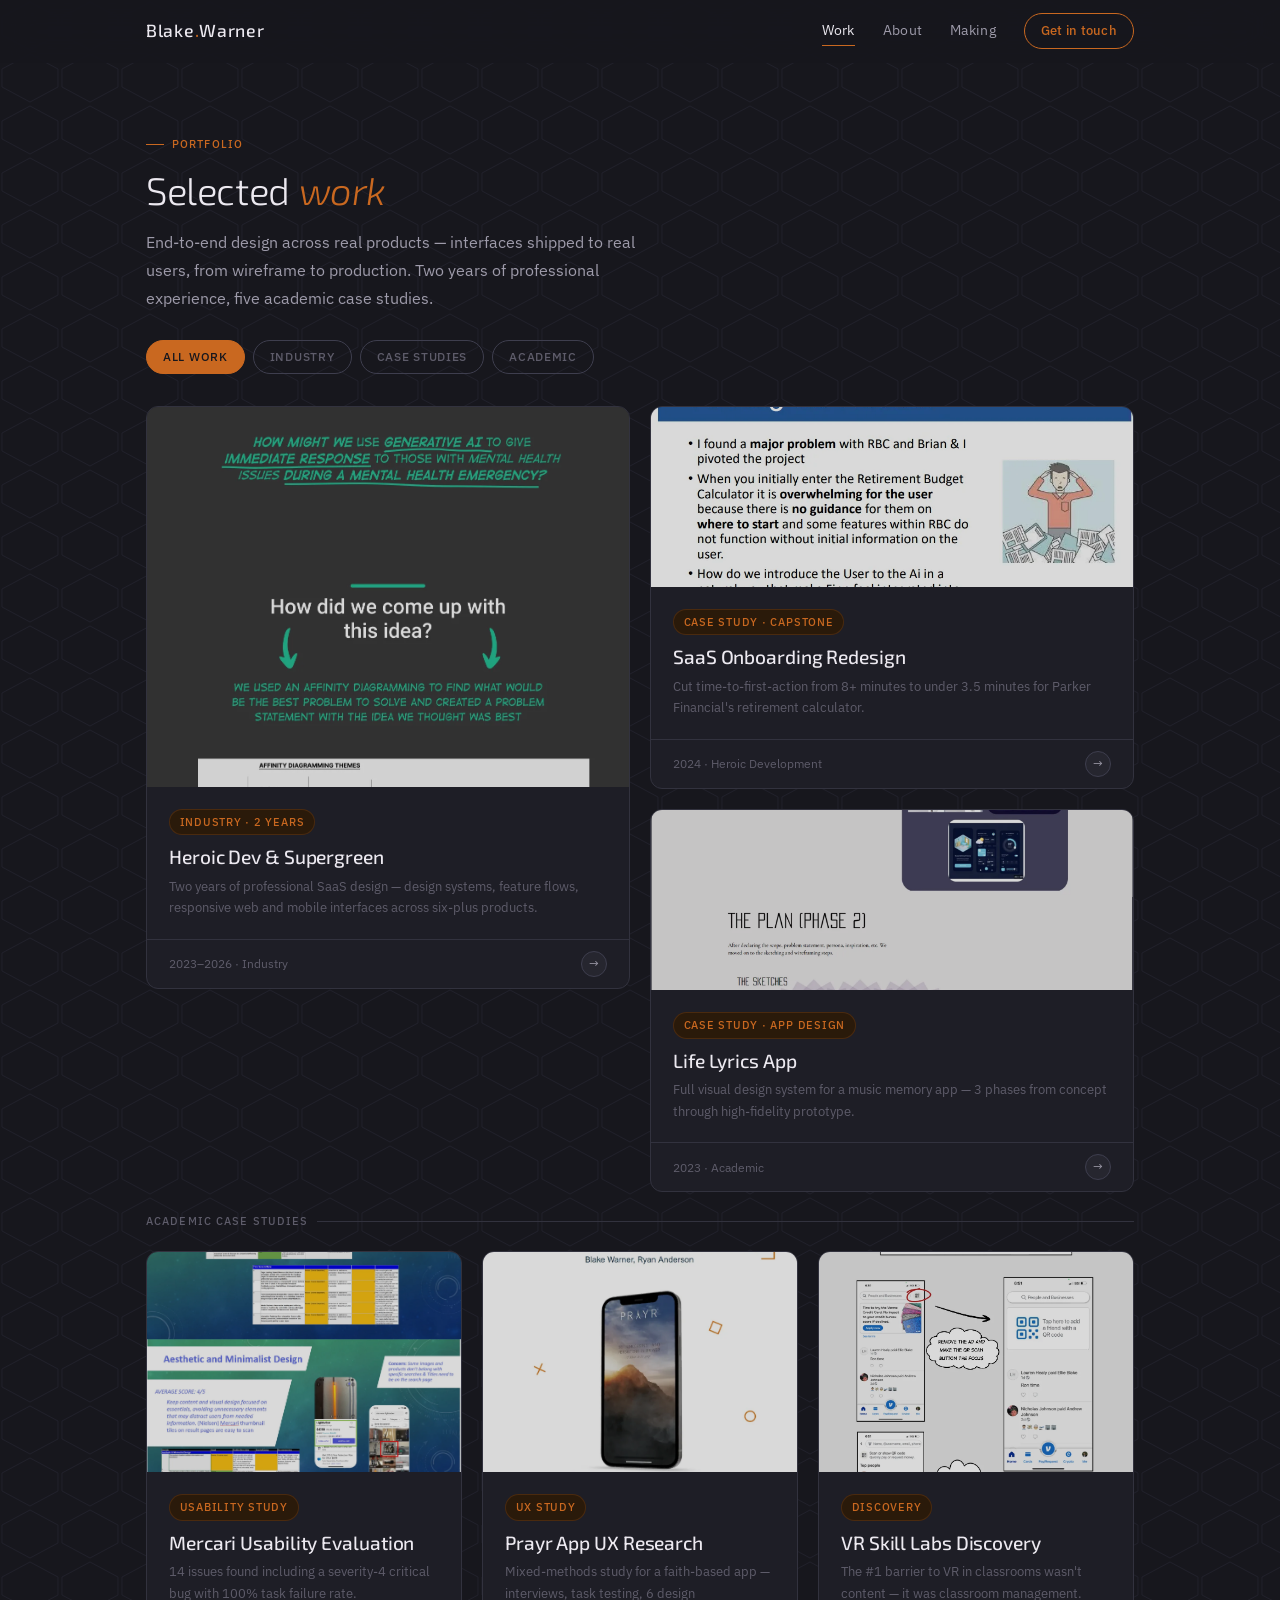
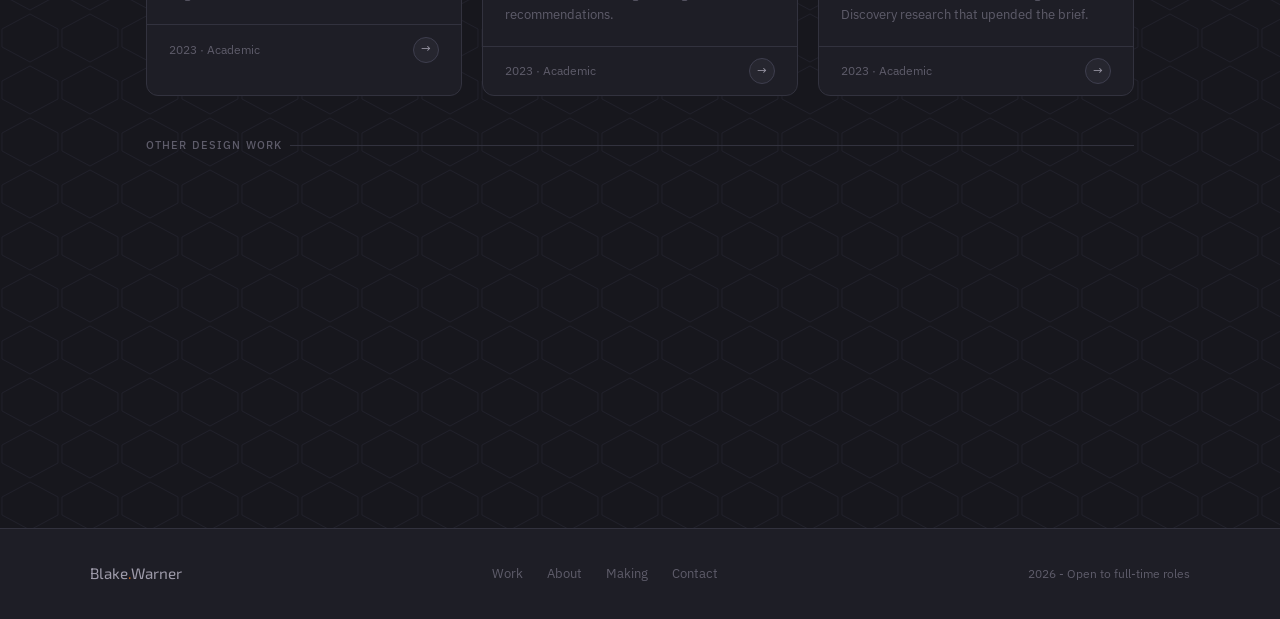
<file: work.html>
<!DOCTYPE html>
<html lang="en">
<head>
  <meta charset="UTF-8">
  <meta name="viewport" content="width=device-width, initial-scale=1.0">
  <title>Work - Blake Warner UX Designer</title>
  
  <meta name="description" content="UX case studies by Blake Warner — SaaS onboarding, design systems, usability research, and mobile app design." />
  <meta property="og:title" content="Work — Blake Warner UX Designer" />
  <meta property="og:description" content="End-to-end UX across real products — shipped interfaces, design systems, and prototypes used in production." />
  <meta property="og:image" content="https://bleckocodes.github.io/blake-warner-portfolio/webp-Portfolio-images/budget-consulting-ux-case-study_compressed.webp" />
  <meta property="og:url" content="https://bleckocodes.github.io/blake-warner-portfolio/work.html" />
  <meta property="og:type" content="website" />
  <meta name="twitter:card" content="summary_large_image" />
  <link rel="stylesheet" href="css/style.css">
  <style>
    .work-intro { max-width: var(--max); margin: 0 auto; padding: 4rem var(--pad) 0; }
    .work-filter { display: flex; flex-wrap: wrap; gap: .5rem; margin-top: 1.75rem; }
    .filter-btn { font-size: .75rem; font-weight: 500; letter-spacing: .06em; text-transform: uppercase; padding: .35rem 1rem; border-radius: 100px; border: 1px solid var(--line2); color: var(--txt3); background: transparent; cursor: pointer; transition: all .2s; }
    .filter-btn:hover { border-color: var(--orange); color: var(--orange); }
    .filter-btn.active { background: var(--orange); border-color: var(--orange); color: var(--bg); }
    .work-grid { max-width: var(--max); margin: 0 auto; padding: 2rem var(--pad) 5rem; }
    .grid-3 { display: grid; grid-template-columns: repeat(3, 1fr); gap: 1.25rem; margin-top: 1.25rem; }
    .grid-featured { display: grid; grid-template-columns: 1fr 1fr; gap: 1.25rem; margin-bottom: 1.25rem; }
    .featured-main { grid-column: 1; }
    .featured-side { grid-column: 2; display: flex; flex-direction: column; gap: 1.25rem; }
    .card-tall .thumb { height: 380px !important; }
    .card-mid .thumb { height: 180px !important; }
    @media(max-width: 860px) { .grid-featured { grid-template-columns: 1fr; } .featured-side { flex-direction: row; } }
    @media(max-width: 640px) { .grid-3 { grid-template-columns: 1fr; } .featured-side { flex-direction: column; } .card-tall .thumb { height: 240px !important; } }
    .work-divider { max-width: var(--max); margin: 0 auto; padding: 0 var(--pad); }
    .work-divider-line { border: none; border-top: 1px solid var(--line); margin: .5rem 0 2rem; }
    .section-label { font-size: .7rem; font-weight: 500; letter-spacing: .1em; text-transform: uppercase; color: var(--txt3); margin-bottom: 1rem; display: flex; align-items: center; gap: .5rem; }
    .section-label::after { content: ''; flex: 1; height: 1px; background: var(--line); }
    .case-strip { background: var(--bg2); border: 1px solid var(--line); border-radius: var(--r-lg); padding: 1.5rem; margin-bottom: 1.25rem; display: flex; align-items: center; gap: 1.5rem; overflow: hidden; position: relative; transition: border-color .3s, transform .3s; text-decoration: none; }
    .case-strip:hover { border-color: var(--orange); transform: translateX(4px); }
    .case-strip::after { content: '→'; position: absolute; right: 1.5rem; font-size: .9rem; color: var(--orange); transition: transform .2s; }
    .case-strip:hover::after { transform: translateX(3px); }
    .strip-thumb { width: 80px; height: 64px; border-radius: var(--r); overflow: hidden; flex-shrink: 0; background: var(--bg3); }
    .strip-thumb img { width: 100%; height: 100%; object-fit: cover; object-position: top; }
    .strip-tag { font-size: .65rem; font-weight: 500; letter-spacing: .07em; text-transform: uppercase; color: var(--orange); margin-bottom: .2rem; }
    .strip-title { font-size: .95rem; font-weight: 500; color: var(--txt); font-family: var(--serif); margin-bottom: .2rem; }
    .strip-desc { font-size: .78rem; color: var(--txt3); line-height: 1.5; }
  </style>
</head>
<body>
<nav class="nav">
  <div class="nav-inner">
    <a href="index.html" class="nav-logo">Blake<span>.</span>Warner</a>
    <button class="nav-toggle" aria-label="Toggle menu"><span></span><span></span><span></span></button>
    <div class="nav-links">
      <a href="work.html">Work</a>
      <a href="about.html">About</a>
      <a href="making.html">Making</a>
      <a href="contact.html" class="nav-cta">Get in touch</a>
    </div>
  </div>
</nav>
<main class="page">

  <div class="work-intro">
    <p class="s-tag reveal">Portfolio</p>
    <h1 class="s-title reveal d1">Selected <em>work</em></h1>
    <p class="s-intro reveal d2">End-to-end design across real products — interfaces shipped to real users, from wireframe to production. Two years of professional experience, five academic case studies.</p>
    <div class="work-filter reveal d3">
      <button class="filter-btn active" onclick="filterCards('all', this)">All work</button>
      <button class="filter-btn" onclick="filterCards('industry', this)">Industry</button>
      <button class="filter-btn" onclick="filterCards('case-study', this)">Case studies</button>
      <button class="filter-btn" onclick="filterCards('academic', this)">Academic</button>
    </div>
  </div>

  <div class="work-grid">

    <!-- Featured row: Professional work + Onboarding -->
    <div class="grid-featured">
      <div class="featured-main">
        <a href="professional.html" class="card card-tall reveal" data-type="industry">
          <div class="thumb"><img src="webp-Portfolio-images/ux-case-study-dark-theme_compressed.webp" alt="Professional SaaS work at Heroic Development and Supergreen" loading="lazy"></div>
          <div class="card-body">
            <span class="card-tag">Industry · 2 Years</span>
            <h2 class="card-title">Heroic Dev &amp; Supergreen</h2>
            <p class="card-desc">Two years of professional SaaS design — design systems, feature flows, responsive web and mobile interfaces across six-plus products.</p>
          </div>
          <div class="card-footer">
            <span class="card-year">2023–2026 · Industry</span>
            <div class="card-arrow">→</div>
          </div>
        </a>
      </div>
      <div class="featured-side">
        <a href="case-onboarding.html" class="card card-mid reveal d1" data-type="case-study">
          <div class="thumb"><img src="webp-Portfolio-images/budget-consulting-ux-case-study_compressed.webp" alt="SaaS Onboarding Redesign" loading="lazy"></div>
          <div class="card-body">
            <span class="card-tag">Case Study · Capstone</span>
            <h2 class="card-title">SaaS Onboarding Redesign</h2>
            <p class="card-desc">Cut time-to-first-action from 8+ minutes to under 3.5 minutes for Parker Financial's retirement calculator.</p>
          </div>
          <div class="card-footer">
            <span class="card-year">2024 · Heroic Development</span>
            <div class="card-arrow">→</div>
          </div>
        </a>
        <a href="case-gamification.html" class="card card-mid reveal d2" data-type="case-study">
          <div class="thumb"><img src="webp-Portfolio-images/life-lyrics-app-case-study_compressed.webp" alt="Life Lyrics App Design" loading="lazy"></div>
          <div class="card-body">
            <span class="card-tag">Case Study · App Design</span>
            <h2 class="card-title">Life Lyrics App</h2>
            <p class="card-desc">Full visual design system for a music memory app — 3 phases from concept through high-fidelity prototype.</p>
          </div>
          <div class="card-footer">
            <span class="card-year">2023 · Academic</span>
            <div class="card-arrow">→</div>
          </div>
        </a>
      </div>
    </div>

    <!-- 3-column grid: remaining case studies -->
    <div class="section-label reveal">Academic case studies</div>
    <div class="grid-3">
      <a href="case-mercari.html" class="card reveal" data-type="academic">
        <div class="thumb"><img src="webp-Portfolio-images/notables-app-case-study_compressed.webp" alt="Mercari Usability Evaluation" loading="lazy"></div>
        <div class="card-body">
          <span class="card-tag">Usability Study</span>
          <h2 class="card-title">Mercari Usability Evaluation</h2>
          <p class="card-desc">14 issues found including a severity-4 critical bug with 100% task failure rate.</p>
        </div>
        <div class="card-footer">
          <span class="card-year">2023 · Academic</span>
          <div class="card-arrow">→</div>
        </div>
      </a>
      <a href="case-prayr.html" class="card reveal d1" data-type="academic">
        <div class="thumb"><img src="webp-Portfolio-images/prayr-app-ux-research-cover_compressed.webp" alt="Prayr App UX Research" loading="lazy"></div>
        <div class="card-body">
          <span class="card-tag">UX Study</span>
          <h2 class="card-title">Prayr App UX Research</h2>
          <p class="card-desc">Mixed-methods study for a faith-based app — interviews, task testing, 6 design recommendations.</p>
        </div>
        <div class="card-footer">
          <span class="card-year">2023 · Academic</span>
          <div class="card-arrow">→</div>
        </div>
      </a>
      <a href="case-vr.html" class="card reveal d2" data-type="academic">
        <div class="thumb"><img src="webp-Portfolio-images/ux-case-study-mobile-screens_compressed.webp" alt="VR Skill Labs Discovery" loading="lazy"></div>
        <div class="card-body">
          <span class="card-tag">Discovery</span>
          <h2 class="card-title">VR Skill Labs Discovery</h2>
          <p class="card-desc">The #1 barrier to VR in classrooms wasn't content — it was classroom management. Discovery research that upended the brief.</p>
        </div>
        <div class="card-footer">
          <span class="card-year">2023 · Academic</span>
          <div class="card-arrow">→</div>
        </div>
      </a>
    </div>

    <!-- Other design work strip -->
    <div class="section-label reveal" style="margin-top: 2.5rem;">Other design work</div>
    <a href="professional.html#orbit" class="case-strip reveal" data-type="industry">
      <div class="strip-thumb"><img src="webp-Portfolio-images/orbit-aerospace-brand-book-iconography_compressed.webp" alt="Orbit Aerospace brand book"></div>
      <div>
        <div class="strip-tag">Brand Identity</div>
        <div class="strip-title">Orbit Aerospace Brand Book</div>
        <div class="strip-desc">Full brand system for a fictional aerospace company — logo, type, color, iconography.</div>
      </div>
    </a>
    <a href="making.html" class="case-strip reveal d1" data-type="industry">
      <div class="strip-thumb"><img src="webp-Portfolio-images/mandalorian-helmet-sticker-illustration_compressed.webp" alt="Sticker design and illustration work"></div>
      <div>
        <div class="strip-tag">Illustration · Making</div>
        <div class="strip-title">Sticker Design &amp; Illustration</div>
        <div class="strip-desc">Original illustration work for stickers and props — graphic design outside of UX.</div>
      </div>
    </a>

  </div>

</main>
<footer class="footer">
  <div class="footer-inner">
    <span class="footer-brand">Blake<span>.</span>Warner</span>
    <div class="footer-links">
      <a href="work.html">Work</a>
      <a href="about.html">About</a>
      <a href="making.html">Making</a>
      <a href="contact.html">Contact</a>
    </div>
    <span class="footer-copy">2026 - Open to full-time roles</span>
  </div>
</footer>
<script src="js/main.js"></script>
<script>
function filterCards(type, btn) {
  document.querySelectorAll('.filter-btn').forEach(b => b.classList.remove('active'));
  btn.classList.add('active');
  const allCards = document.querySelectorAll('[data-type]');
  allCards.forEach(card => {
    if (type === 'all' || card.dataset.type === type) {
      card.style.display = '';
    } else {
      card.style.display = 'none';
    }
  });
}
</script>
</body>
</html>
</file>
<file: css/style.css>
@import url('https://fonts.googleapis.com/css2?family=Exo+2:ital,wght@0,300;0,400;0,500;0,600;1,300;1,400&family=IBM+Plex+Sans:ital,wght@0,300;0,400;0,500;1,300&display=swap');
:root{--bg:#17171d;--bg2:#1e1e26;--bg3:#26262f;--bg4:#2e2e38;--line:#32323e;--line2:#3e3e4e;--txt:#ece9f0;--txt2:#9e9baa;--txt3:#5e5c6a;--orange:#c96820;--orange-lt:#e07c30;--orange-dim:#2a1a0a;--orange-gl:rgba(201,104,32,.12);--green:#3a7d5c;--green-dim:#0f2018;--serif:'Exo 2','Segoe UI',sans-serif;--sans:'IBM Plex Sans',system-ui,sans-serif;--max:1100px;--pad:clamp(1.25rem,5vw,3.5rem);--r:6px;--r-lg:12px;--ease:cubic-bezier(.16,1,.3,1)}
*,*::before,*::after{box-sizing:border-box;margin:0;padding:0}
html{scroll-behavior:smooth}
body{font-family:var(--sans);background:var(--bg);color:var(--txt);line-height:1.7;font-size:1rem;overflow-x:hidden;background-image:url("data:image/svg+xml,%3Csvg width='60' height='52' viewBox='0 0 60 52' xmlns='http://www.w3.org/2000/svg'%3E%3Cpath d='M30 2 L58 17 L58 35 L30 50 L2 35 L2 17 Z' fill='none' stroke='%2320202a' stroke-width='1'/%3E%3C/svg%3E");background-size:60px 52px}
img{max-width:100%;display:block}
a{color:inherit;text-decoration:none}
button{border:none;background:none;cursor:pointer;font:inherit;color:inherit}
ul,ol{list-style:none}
.container{max-width:var(--max);margin:0 auto;padding:0 var(--pad)}
.sr-only{position:absolute;width:1px;height:1px;overflow:hidden;clip:rect(0,0,0,0)}
.reveal{opacity:0;transform:translateY(24px);transition:opacity .65s var(--ease),transform .65s var(--ease)}
.reveal.visible{opacity:1;transform:none}
.d1{transition-delay:.08s}.d2{transition-delay:.16s}.d3{transition-delay:.24s}.d4{transition-delay:.32s}
.nav{position:fixed;top:0;left:0;right:0;z-index:100;background:rgba(23,23,29,.9);backdrop-filter:blur(16px);-webkit-backdrop-filter:blur(16px);border-bottom:1px solid transparent;transition:border-color .3s}
.nav.scrolled{border-bottom-color:var(--line)}
.nav-inner{max-width:var(--max);margin:0 auto;padding:0 var(--pad);height:62px;display:flex;align-items:center;justify-content:space-between}
.nav-logo{font-family:var(--serif);font-size:1.1rem;font-weight:500;letter-spacing:.04em;color:var(--txt);transition:color .2s}
.nav-logo span{color:var(--orange)}
.nav-logo:hover{color:var(--orange-lt)}
.nav-links{display:flex;align-items:center;gap:1.75rem}
.nav-links a{font-size:.875rem;font-weight:400;color:var(--txt2);letter-spacing:.02em;transition:color .2s;position:relative}
.nav-links a::after{content:'';position:absolute;bottom:-3px;left:0;right:0;height:1px;background:var(--orange);transform:scaleX(0);transform-origin:left;transition:transform .25s var(--ease)}
.nav-links a:hover{color:var(--txt)}
.nav-links a:hover::after,.nav-links a.active::after{transform:scaleX(1)}
.nav-links a.active{color:var(--txt)}
.nav-cta{display:inline-flex;align-items:center;gap:.4rem;padding:.4rem 1rem;border:1px solid var(--orange)!important;color:var(--orange)!important;border-radius:100px;font-size:.8125rem!important;font-weight:500!important;transition:background .2s,color .2s,transform .15s!important}
.nav-cta::after{display:none!important}
.nav-cta:hover{background:var(--orange)!important;color:var(--bg)!important;transform:translateY(-1px)}
.nav-toggle{display:none;flex-direction:column;gap:5px;width:28px;cursor:pointer;padding:4px}
.nav-toggle span{display:block;height:1.5px;background:var(--txt);transition:transform .3s,opacity .3s}
.nav-toggle.open span:nth-child(1){transform:translateY(6.5px) rotate(45deg)}
.nav-toggle.open span:nth-child(2){opacity:0}
.nav-toggle.open span:nth-child(3){transform:translateY(-6.5px) rotate(-45deg)}
@media(max-width:700px){.nav-toggle{display:flex}.nav-links{position:fixed;top:62px;left:0;right:0;background:var(--bg2);border-bottom:1px solid var(--line);flex-direction:column;align-items:flex-start;gap:0;padding:1rem var(--pad) 1.5rem;transform:translateY(-120%);transition:transform .35s var(--ease);z-index:99}.nav-links.open{transform:none}.nav-links a{padding:.6rem 0;font-size:1rem;width:100%}.nav-cta{margin-top:.5rem}}
.page{padding-top:62px;animation:fadeUp .45s var(--ease)}
@keyframes fadeUp{from{opacity:0;transform:translateY(14px)}to{opacity:1;transform:none}}
.hero{position:relative;overflow:hidden;min-height:calc(100vh - 62px);display:grid;grid-template-columns:1fr 1fr;align-items:center;gap:3rem;padding:5rem var(--pad) 4rem;max-width:var(--max);margin:0 auto}
.hero::before{content:'';position:absolute;top:-20%;right:-10%;width:600px;height:600px;background:radial-gradient(ellipse,rgba(201,104,32,.07) 0%,transparent 70%);pointer-events:none}
.hero-eyebrow{display:inline-flex;align-items:center;gap:.5rem;font-size:.75rem;font-weight:500;letter-spacing:.1em;text-transform:uppercase;color:var(--orange);margin-bottom:1.25rem}
.hero-eyebrow::before{content:'';width:20px;height:1px;background:var(--orange)}
.hero-headline{font-family:var(--serif);font-size:clamp(2.6rem,4.5vw,4rem);font-weight:300;line-height:1.1;letter-spacing:-.01em;color:var(--txt);margin-bottom:1.25rem}
.hero-headline em{font-style:italic;color:var(--orange)}
.hero-sub{font-size:1rem;color:var(--txt2);max-width:440px;line-height:1.75;margin-bottom:2.25rem}
.hero-actions{display:flex;align-items:center;gap:1.25rem;flex-wrap:wrap}
.btn{display:inline-flex;align-items:center;gap:.45rem;padding:.65rem 1.5rem;border-radius:100px;font-size:.9rem;font-weight:500;letter-spacing:.02em;transition:all .2s;cursor:pointer}
.btn-primary{background:var(--orange);color:var(--bg);border:1px solid var(--orange)}
.btn-primary:hover{background:var(--orange-lt);border-color:var(--orange-lt);transform:translateY(-2px);box-shadow:0 8px 24px rgba(201,104,32,.3)}
.btn-ghost{background:transparent;color:var(--txt2);border:1px solid var(--line2)}
.btn-ghost:hover{border-color:var(--orange);color:var(--orange);transform:translateY(-1px)}
.hero-cards{display:flex;flex-direction:column;gap:.875rem}
.hcard{background:var(--bg2);border:1px solid var(--line);border-radius:var(--r-lg);padding:1.1rem 1.25rem;transition:border-color .3s,transform .3s}
.hcard:hover{border-color:var(--line2);transform:translateY(-2px)}
.hcard-label{font-size:.7rem;font-weight:500;letter-spacing:.08em;text-transform:uppercase;color:var(--txt3);margin-bottom:.25rem}
.hcard-val{font-size:.9rem;color:var(--txt)}
.hcard-val strong{color:var(--orange)}
.stat-row{display:grid;grid-template-columns:1fr 1fr;gap:.875rem}
.stat{background:var(--bg2);border:1px solid var(--line);border-radius:var(--r-lg);padding:.9rem 1.1rem;transition:border-color .3s,transform .3s}
.stat:hover{border-color:var(--orange);transform:translateY(-2px)}
.stat-n{font-family:var(--serif);font-size:1.75rem;font-weight:600;color:var(--orange);line-height:1;margin-bottom:.15rem}
.stat-l{font-size:.75rem;color:var(--txt3);line-height:1.4}
@media(max-width:860px){.hero{grid-template-columns:1fr;min-height:auto;padding:4rem var(--pad) 3rem}.hero-cards{display:none}}
.divider{border:none;border-top:1px solid var(--line);margin:0}
.divider-section{border:none;border-top:1px solid var(--line)}
.section{padding:5.5rem var(--pad);max-width:var(--max);margin:0 auto}
.s-tag{display:inline-flex;align-items:center;gap:.5rem;font-size:.7rem;font-weight:500;letter-spacing:.1em;text-transform:uppercase;color:var(--orange);margin-bottom:.875rem}
.s-tag::before{content:'';width:18px;height:1px;background:var(--orange)}
.s-title{font-family:var(--serif);font-size:clamp(1.9rem,3vw,2.8rem);font-weight:300;line-height:1.15;letter-spacing:-.01em;color:var(--txt);margin-bottom:1rem}
.s-title em{font-style:italic;color:var(--orange)}
.s-intro{font-size:1rem;color:var(--txt2);max-width:520px;line-height:1.75}
.grid{display:grid;grid-template-columns:1fr 1fr;gap:1.25rem;margin-top:3rem}
.card{display:block;background:var(--bg2);border:1px solid var(--line);border-radius:var(--r-lg);overflow:hidden;transition:border-color .35s,transform .35s var(--ease),box-shadow .35s;position:relative;text-decoration:none}
.card:hover{border-color:var(--orange);transform:translateY(-4px);box-shadow:0 0 0 1px var(--orange),0 12px 36px rgba(201,104,32,.15)}
.card::before{content:'';position:absolute;top:0;right:0;width:0;height:0;border-style:solid;border-width:0 32px 32px 0;border-color:transparent var(--orange) transparent transparent;opacity:0;transition:opacity .3s;z-index:1}
.card:hover::before{opacity:1}
.card-featured{grid-column:span 2}
.thumb{height:220px;overflow:hidden;background:var(--bg3);position:relative}
.card-featured .thumb{height:280px}
.thumb img{width:100%;height:100%;object-fit:cover;transition:transform .5s var(--ease);filter:brightness(.85) saturate(.9)}
.card:hover .thumb img{transform:scale(1.04);filter:brightness(.95) saturate(1)}
.thumb-fallback{width:100%;height:100%;display:flex;align-items:center;justify-content:center;position:absolute;inset:0}
.thumb-icon-wrap{width:52px;height:52px;border-radius:10px;display:flex;align-items:center;justify-content:center;font-size:1.5rem;background:rgba(201,104,32,.12);border:1px solid rgba(201,104,32,.25)}
.card-body{padding:1.25rem 1.375rem}
.card-tag{display:inline-block;font-size:.68rem;font-weight:500;letter-spacing:.07em;text-transform:uppercase;color:var(--orange);background:var(--orange-dim);padding:.2rem .6rem;border-radius:100px;border:1px solid rgba(201,104,32,.2);margin-bottom:.625rem}
.card-title{font-family:var(--serif);font-size:1.2rem;font-weight:500;line-height:1.25;color:var(--txt);margin-bottom:.4rem;letter-spacing:-.005em}
.card-desc{font-size:.8375rem;color:var(--txt3);line-height:1.6}
.card-footer{display:flex;align-items:center;justify-content:space-between;padding:.7rem 1.375rem;border-top:1px solid var(--line)}
.card-year{font-size:.78rem;color:var(--txt3)}
.card-arrow{width:26px;height:26px;border-radius:50%;background:var(--bg3);border:1px solid var(--line2);display:flex;align-items:center;justify-content:center;font-size:.75rem;color:var(--txt2);transition:background .2s,border-color .2s,color .2s,transform .2s}
.card:hover .card-arrow{background:var(--orange);border-color:var(--orange);color:var(--bg);transform:translate(2px,-2px)}
@media(max-width:640px){.grid{grid-template-columns:1fr}.card-featured{grid-column:span 1}.card-featured .thumb{height:220px}}
.skills-wrap{background:var(--bg2);border-top:1px solid var(--line);border-bottom:1px solid var(--line)}
.skills-inner{max-width:var(--max);margin:0 auto;padding:5rem var(--pad)}
.skills-grid{display:grid;grid-template-columns:repeat(3,1fr);gap:2rem;margin-top:2.5rem}
.skill-col h3{font-size:.7rem;font-weight:500;letter-spacing:.1em;text-transform:uppercase;color:var(--orange);margin-bottom:.875rem;padding-bottom:.5rem;border-bottom:1px solid var(--line)}
.skill-item{display:flex;align-items:center;gap:.5rem;font-size:.875rem;color:var(--txt2);padding:.25rem 0;transition:color .2s}
.skill-item::before{content:'▸';color:var(--orange);font-size:.6rem;flex-shrink:0}
.skill-item:hover{color:var(--txt)}
@media(max-width:680px){.skills-grid{grid-template-columns:1fr 1fr}}
.exp-list{margin-top:2.5rem;display:flex;flex-direction:column}
.exp-item{display:grid;grid-template-columns:180px 1fr;gap:2rem;padding:2.25rem 0;border-bottom:1px solid var(--line)}
.exp-item:last-child{border-bottom:none}
.exp-date{font-size:.78rem;color:var(--txt3);margin-bottom:.2rem;font-family:monospace}
.exp-co{font-size:.75rem;font-weight:500;letter-spacing:.07em;text-transform:uppercase;color:var(--orange)}
.exp-role{font-family:var(--serif);font-size:1.25rem;font-weight:500;color:var(--txt);margin-bottom:.6rem}
.exp-desc{font-size:.9rem;color:var(--txt2);line-height:1.7;margin-bottom:.875rem}
.tags{display:flex;flex-wrap:wrap;gap:.35rem}
.tag{font-size:.72rem;padding:.2rem .55rem;background:var(--bg3);border:1px solid var(--line2);border-radius:100px;color:var(--txt3)}
@media(max-width:580px){.exp-item{grid-template-columns:1fr;gap:.4rem}}
.about-grid{display:grid;grid-template-columns:1fr 380px;gap:3.5rem;align-items:start;margin-top:2.5rem}
.about-text p{font-size:.9625rem;color:var(--txt2);line-height:1.8;margin-bottom:1.1rem}
.aside-card{background:var(--bg2);border:1px solid var(--line);border-radius:var(--r-lg);padding:1.25rem;margin-bottom:.875rem}
.aside-h{font-size:.7rem;font-weight:500;letter-spacing:.09em;text-transform:uppercase;color:var(--txt3);margin-bottom:.625rem}
.aside-card p{font-size:.875rem;color:var(--txt2);line-height:1.6}
.aside-list a,.aside-list span{display:flex;align-items:center;gap:.5rem;font-size:.875rem;color:var(--txt2);padding:.3rem 0;transition:color .2s}
.aside-list a::before,.aside-list span::before{content:'→';color:var(--orange);font-size:.7rem;transition:transform .2s}
.aside-list a:hover{color:var(--orange)}
@media(max-width:760px){.about-grid{grid-template-columns:1fr}}
.making-grid{display:grid;grid-template-columns:repeat(3,1fr);gap:1rem;margin-top:2.5rem}
.mcard{background:var(--bg2);border:1px solid var(--line);border-radius:var(--r-lg);overflow:hidden;transition:border-color .3s,transform .3s}
.mcard:hover{border-color:var(--orange);transform:translateY(-3px)}
.mcard-thumb{height:150px;display:flex;align-items:center;justify-content:center;font-size:2.25rem}
.mcard-body{padding:.875rem 1rem}
.mcard-body h4{font-size:.875rem;font-weight:500;color:var(--txt);margin-bottom:.2rem}
.mcard-body p{font-size:.78rem;color:var(--txt3);line-height:1.55}
.making-note{margin-top:2rem;padding:1.25rem 1.5rem;background:var(--bg2);border-left:2px solid var(--orange);border-radius:0 var(--r-lg) var(--r-lg) 0}
.making-note p{font-size:.9375rem;color:var(--txt2);line-height:1.7;font-style:italic}
.making-note p strong{color:var(--orange);font-style:normal}
@media(max-width:640px){.making-grid{grid-template-columns:1fr 1fr}}
.contact-grid{display:grid;grid-template-columns:1fr 1fr;gap:3.5rem;margin-top:2.5rem;align-items:start}
.contact-text p{font-size:.9625rem;color:var(--txt2);line-height:1.8;margin-bottom:1.1rem}
.contact-links{display:flex;flex-direction:column;gap:.6rem;margin-top:1rem}
.clink{display:flex;align-items:center;justify-content:space-between;padding:.875rem 1.1rem;background:var(--bg2);border:1px solid var(--line);border-radius:var(--r-lg);transition:border-color .2s,transform .2s}
.clink:hover{border-color:var(--orange);transform:translateX(4px)}
.clink-l{display:flex;align-items:center;gap:.75rem}
.clink-ico{font-size:1.1rem}
.clink-label{font-size:.7rem;font-weight:500;letter-spacing:.07em;text-transform:uppercase;color:var(--txt3)}
.clink-val{font-size:.9rem;color:var(--txt)}
.clink-arr{color:var(--orange);font-size:.8rem;transition:transform .2s}
.clink:hover .clink-arr{transform:translate(2px,-2px)}
.avail-box{background:var(--green-dim);border:1px solid rgba(58,125,92,.25);border-radius:var(--r-lg);padding:1.5rem}
.avail-dot{display:inline-flex;align-items:center;gap:.5rem;font-size:.78rem;font-weight:500;color:#5ab880;margin-bottom:.75rem}
.avail-dot::before{content:'';width:7px;height:7px;border-radius:50%;background:#5ab880;animation:pulse 2s ease-in-out infinite}
@keyframes pulse{0%,100%{opacity:1}50%{opacity:.35}}
.avail-box h3{font-family:var(--serif);font-size:1.2rem;font-weight:500;color:var(--txt);margin-bottom:.5rem}
.avail-box p{font-size:.875rem;color:var(--txt2);line-height:1.6}
@media(max-width:680px){.contact-grid{grid-template-columns:1fr}}
.footer{background:var(--bg2);border-top:1px solid var(--line);padding:2rem var(--pad)}
.footer-inner{max-width:var(--max);margin:0 auto;display:flex;align-items:center;justify-content:space-between;flex-wrap:wrap;gap:1rem}
.footer-brand{font-family:var(--serif);font-size:.95rem;color:var(--txt2)}
.footer-brand span{color:var(--orange)}
.footer-links{display:flex;gap:1.5rem}
.footer-links a{font-size:.8125rem;color:var(--txt3);transition:color .2s}
.footer-links a:hover{color:var(--orange)}
.footer-copy{font-size:.75rem;color:var(--txt3)}
.case-hero{padding:4.5rem var(--pad) 3rem;max-width:var(--max);margin:0 auto}
.case-back{display:inline-flex;align-items:center;gap:.4rem;font-size:.78rem;color:var(--txt3);margin-bottom:1.5rem;transition:color .2s}
.case-back::before{content:'←';color:var(--orange)}
.case-back:hover{color:var(--orange)}
.case-hero h1{font-family:var(--serif);font-size:clamp(2.1rem,3.5vw,3.2rem);font-weight:300;line-height:1.15;letter-spacing:-.01em;color:var(--txt);margin-bottom:1.1rem;max-width:760px}
.case-hero h1 em{font-style:italic;color:var(--orange)}
.case-sub{font-size:1rem;color:var(--txt2);max-width:580px;line-height:1.75}
.case-meta{display:flex;flex-wrap:wrap;gap:2.5rem;padding:1.75rem var(--pad);max-width:var(--max);margin:0 auto;border-top:1px solid var(--line);border-bottom:1px solid var(--line);background:var(--bg2)}
.cm-label{font-size:.67rem;font-weight:500;letter-spacing:.09em;text-transform:uppercase;color:var(--txt3);margin-bottom:.2rem}
.cm-val{font-size:.9rem;color:var(--txt)}
.case-body{max-width:720px;margin:0 auto;padding:3rem var(--pad) 5rem}
.case-body h2{font-family:var(--serif);font-size:1.6rem;font-weight:500;color:var(--txt);margin:2.5rem 0 .75rem;padding-top:2.25rem;border-top:1px solid var(--line)}
.case-body h2:first-child{margin-top:0;padding-top:0;border-top:none}
.case-body h2 em{color:var(--orange);font-style:italic}
.case-body h3{font-size:.95rem;font-weight:500;color:var(--orange);margin:1.25rem 0 .4rem;letter-spacing:.01em}
.case-body p{font-size:.9625rem;color:var(--txt2);line-height:1.8;margin-bottom:.875rem}
.case-body ul{margin:.4rem 0 1rem;display:flex;flex-direction:column;gap:.45rem}
.case-body li{font-size:.9625rem;color:var(--txt2);line-height:1.7;padding-left:1.25rem;position:relative}
.case-body li::before{content:'▸';position:absolute;left:0;color:var(--orange);font-size:.6rem;top:.45em}
.case-callout{background:var(--bg2);border:1px solid var(--line);border-left:3px solid var(--orange);border-radius:0 var(--r-lg) var(--r-lg) 0;padding:1.375rem 1.5rem;margin:1.5rem 0}
.case-callout h4{font-size:.7rem;font-weight:500;letter-spacing:.09em;text-transform:uppercase;color:var(--orange);margin-bottom:.75rem}
.case-callout li{color:var(--txt)}
.case-warning{background:rgba(201,104,32,.07);border:1px solid rgba(201,104,32,.2);border-radius:var(--r-lg);padding:1.25rem 1.375rem;margin:1.5rem 0}
.case-warning h4{font-size:.7rem;font-weight:500;letter-spacing:.09em;text-transform:uppercase;color:var(--orange);margin-bottom:.4rem}
.case-warning p{font-size:.9rem;margin:0}
.case-learning{background:var(--bg3);border:1px solid var(--line2);border-top:2px solid var(--orange);border-radius:var(--r-lg);padding:1.75rem;margin:1.75rem 0}
.case-learning h4{font-size:.7rem;font-weight:500;letter-spacing:.09em;text-transform:uppercase;color:var(--orange);margin-bottom:1rem}
.case-learning li{color:var(--txt2)}
.case-nav{display:flex;justify-content:space-between;align-items:center;padding:1.75rem var(--pad);max-width:var(--max);margin:0 auto;border-top:1px solid var(--line);background:var(--bg2)}
.case-nav-link{display:flex;flex-direction:column;gap:.2rem;max-width:220px}
.case-nav-label{font-size:.72rem;color:var(--txt3);letter-spacing:.04em}
.case-nav-title{font-size:.9rem;color:var(--orange);transition:opacity .2s}
.case-nav-title:hover{opacity:.8;text-decoration:underline}
.teaser{background:var(--bg2);border-top:1px solid var(--line);padding:3.5rem var(--pad)}
.teaser-inner{max-width:var(--max);margin:0 auto;display:flex;align-items:center;justify-content:space-between;gap:2rem;flex-wrap:wrap}
.teaser p{font-size:.9625rem;color:var(--txt2);max-width:480px;line-height:1.7}
.teaser p strong{color:var(--txt)}
</file>
